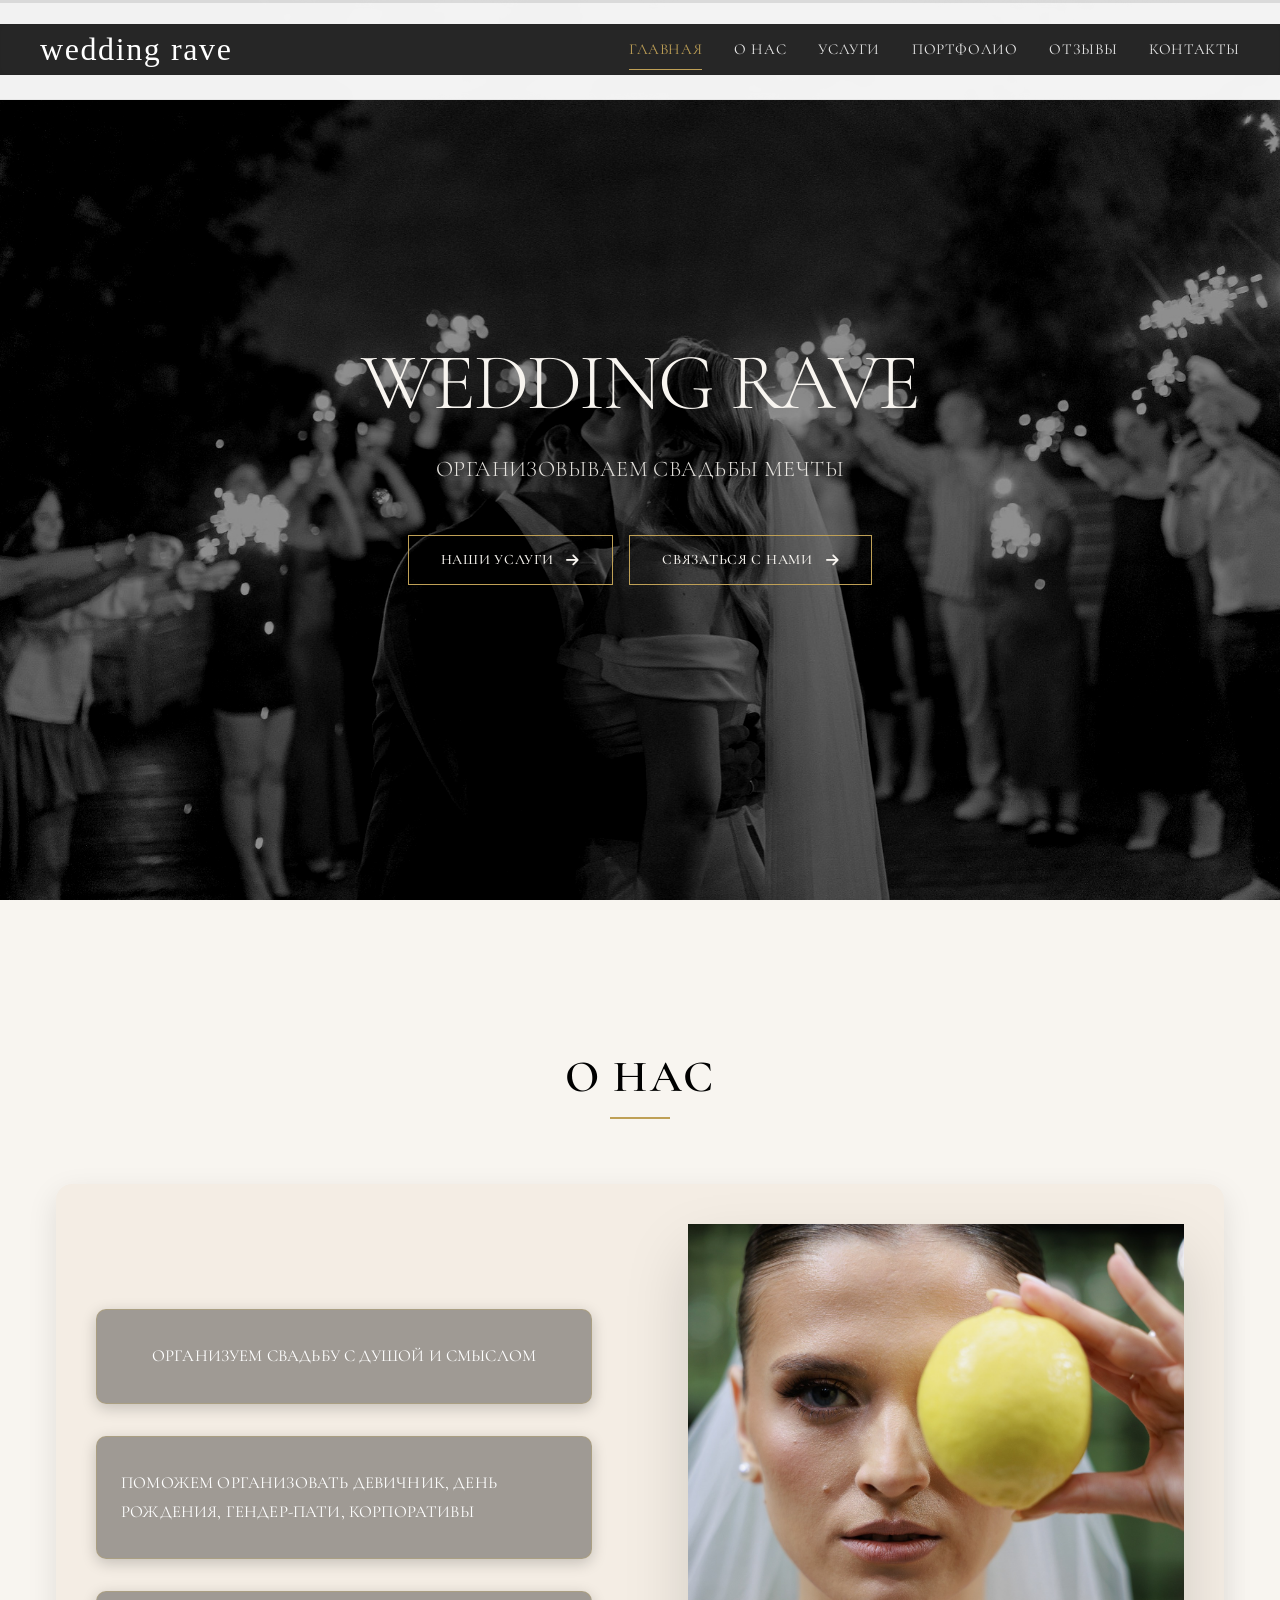
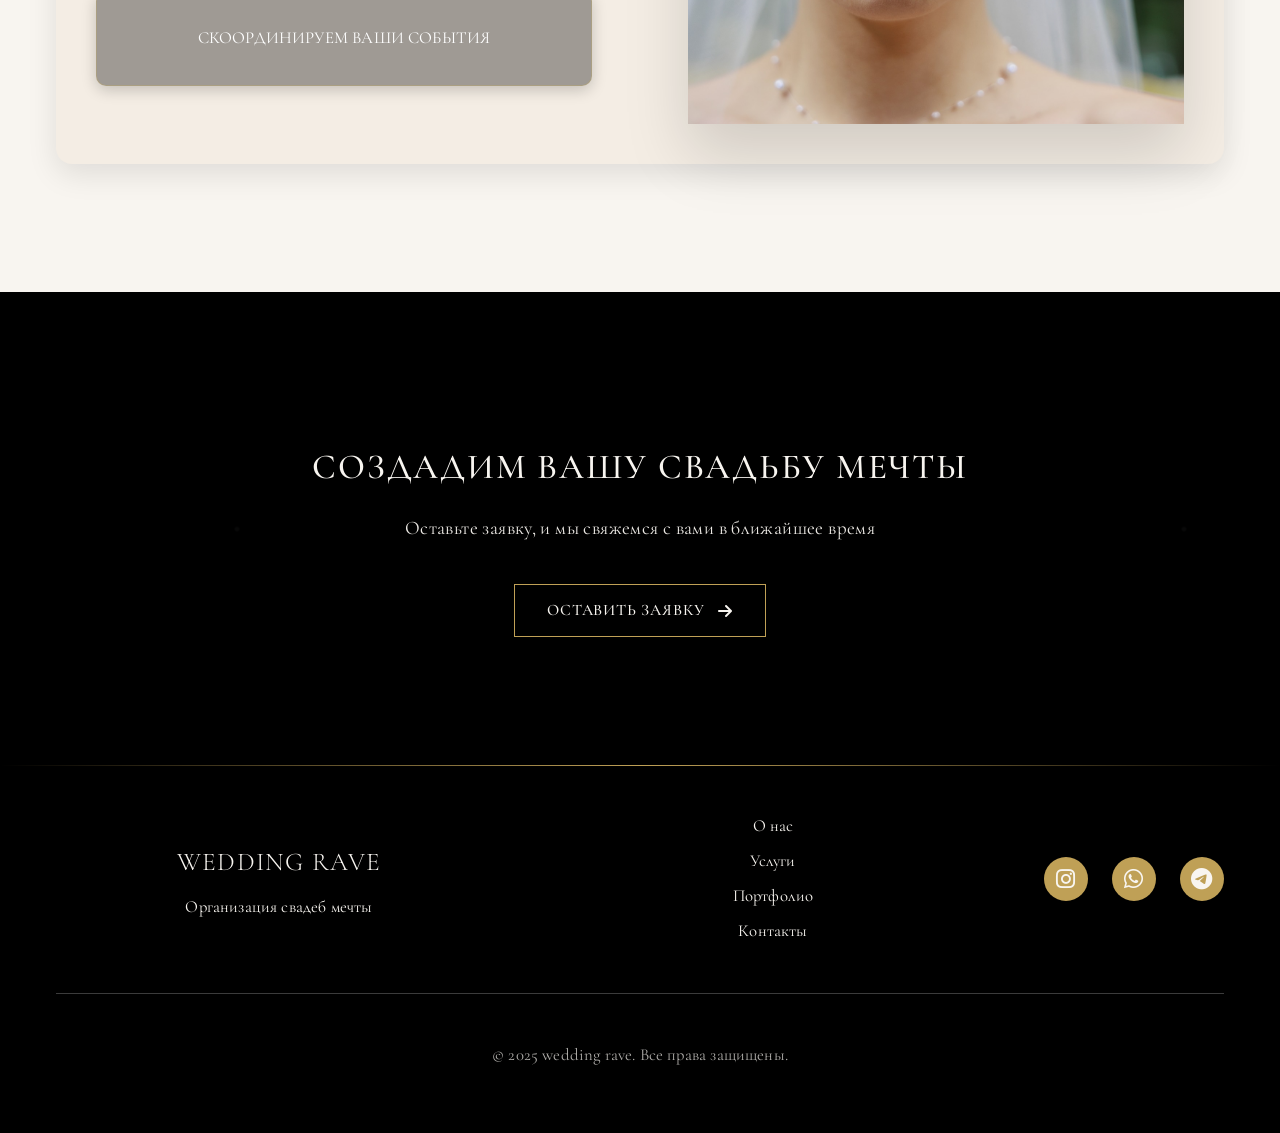
<file: index.html>
<!DOCTYPE html>

<html lang="ru">
<head>
<meta charset="utf-8"/>
<meta content="width=device-width, initial-scale=1.0" name="viewport"/>
<title>wedding rave - Организация свадеб мечты</title>
<link href="https://fonts.googleapis.com" rel="preconnect"/>
<link crossorigin="" href="https://fonts.gstatic.com" rel="preconnect"/>
<link href="https://fonts.googleapis.com/css2?family=Cormorant+Garamond:wght@300;400;500;600&amp;family=Manrope:wght@300;400;500;600&amp;display=swap" rel="stylesheet"/>
<link href="styles.css?v=21" rel="stylesheet"/>
<link href="https://cdnjs.cloudflare.com/ajax/libs/font-awesome/6.0.0/css/all.min.css" rel="stylesheet"/>
<style id="final-visibility-overrides">
  :root{
    --text-dark:#1a1a1a;
    --text-light:#F8F5F0;
}
  /* Make sure animations never leave text invisible on iOS */
  @supports (-webkit-touch-callout: none){
    .fade-in-up,.fade-in-left,.fade-in-right,.scale-in{opacity:1!important;transform:none!important;}
  }
  /* Dark sections — light text */
  .hero,.stats-section,.values-section,.cta-section,.footer{color:var(--text-light)!important;}
  .hero *,.stats-section *,.values-section *,.cta-section *,.footer *{color:inherit!important;}
  /* Light sections & cards — dark text */
  .page-header,.team-section,.services-section,.contact-info,.contact-form-section,
  .portfolio-stats,.faq-section,.service-card,.review-card,.review-item,.overall-rating,
  .map-section,.additional-services,.additional-card,.all-reviews,.portfolio-filter,
  .view-project,.contact-card,.story-content,.about-content,.team-content{color:var(--text-dark)!important;}
  .page-header *,.team-section *,.services-section *,.contact-info *,.contact-form-section *,
  .portfolio-stats *,.faq-section *,.service-card *,.review-card *,.review-item *,.overall-rating *,
  .map-section *,.additional-services *,.additional-card *,.all-reviews *,.portfolio-filter *,
  .view-project *,.contact-card *,.story-content *,.about-content *,.team-content *{color:inherit!important;}
  /* Stats numbers inherit */
  .stat-number,.stat-label{color:inherit!important;text-shadow:none!important;}
  /* Navbar brand readable */
  .nav-logo a{color:#fff!important;}
  /* Footer social compact icons */
  .footer-social .social-link{width:44px;height:44px;border-radius:50%;font-size:0;}
  .footer-social .social-link i,.footer-social .social-link svg{font-size:22px;width:22px;height:22px;}
  /* Contact social pills */
  .social-icons{display:flex;gap:12px;flex-wrap:wrap;}
  .social-icons .social-link{display:inline-flex;align-items:center;gap:8px;padding:10px 14px;border-radius:9999px;background:var(--color-accent-gold);color:#000!important;border-color:var(--color-accent-gold);width:auto;height:auto;}
  .social-icons .social-link i,.social-icons .social-link svg{font-size:18px;width:18px;height:18px;}
  .social-icons .social-link span{display:inline;}
</style>
<link as_="image" href="images/hero-0690-1600.webp" imagesizes="100vw" imagesrcset="images/hero-0690-1000.webp 1000w, images/hero-0690-1600.webp 1600w, images/hero-0690-2400.webp 2400w" rel="preload"/></head>
<body>
<!-- Navigation -->
<nav class="navbar">
<div class="nav-container">
<div class="nav-logo">
<a href="index.html">wedding rave</a>
</div>
<div class="nav-menu" id="nav-menu">
<a class="nav-link active" href="index.html">Главная</a>
<a class="nav-link" href="about.html">О нас</a>
<a class="nav-link" href="services.html">Услуги</a>
<a class="nav-link" href="portfolio.html">Портфолио</a>
<a class="nav-link" href="reviews.html">Отзывы</a>
<a class="nav-link" href="contacts.html">Контакты</a>
</div>
<div class="nav-toggle" id="nav-toggle">
<span class="bar"></span>
<span class="bar"></span>
<span class="bar"></span>
</div>
</div>
</nav>
<!-- Hero Section -->
<section class="hero">
<div class="hero-image">
<img alt="Свадебное агентство wedding rave" decoding="sync" fetchpriority="high" loading="eager" src="images/hero_sparkler.jpg"/>
</div>
<div class="hero-content">
<div class="hero-text">
<h1 class="hero-title">wedding rave</h1>
<p class="hero-subtitle">ОРГАНИЗОВЫВАЕМ СВАДЬБЫ МЕЧТЫ</p>
<div class="hero-buttons">
<a class="btn btn-primary" href="services.html">
                        НАШИ УСЛУГИ
                        <i class="fas fa-arrow-right"></i>
</a>
<a class="btn btn-secondary" href="contacts.html">
                        СВЯЗАТЬСЯ С НАМИ
                        <i class="fas fa-arrow-right"></i>
</a>
</div>
</div>
</div>
</section>
<!-- About Section -->
<section class="about" id="about">
<div class="container">
<div class="section-header fade-in-up">
<h2 class="section-title">О НАС</h2>
</div>
<div class="about-content">
<div class="about-text fade-in-left">
<div class="about-features">
<div class="feature-item">
<p>ОРГАНИЗУЕМ СВАДЬБУ С ДУШОЙ И СМЫСЛОМ</p>
</div>
<div class="feature-item">
<p>ПОМОЖЕМ ОРГАНИЗОВАТЬ ДЕВИЧНИК, ДЕНЬ РОЖДЕНИЯ, ГЕНДЕР-ПАТИ, КОРПОРАТИВЫ</p>
</div>
<div class="feature-item">
<p>СКООРДИНИРУЕМ ВАШИ СОБЫТИЯ</p>
</div>
</div>
</div>
<div class="about-image fade-in-right">
<img alt="Невеста с лимоном" src="images/about-hero.jpg"/>
</div>
</div>
</div>
</section>
<!-- Services Preview -->
<!-- CTA Section -->
<section class="cta-section">
<div class="container">
<div class="cta-content fade-in-up">
<h2>СОЗДАДИМ ВАШУ СВАДЬБУ МЕЧТЫ</h2>
<p>Оставьте заявку, и мы свяжемся с вами в ближайшее время</p>
<a class="btn btn-primary btn-large" href="contacts.html">
                    ОСТАВИТЬ ЗАЯВКУ
                    <i class="fas fa-arrow-right"></i>
</a>
</div>
</div>
</section>
<!-- Footer -->
<footer class="footer">
<div class="container">
<div class="footer-content">
<div class="footer-logo">
<h3>wedding rave</h3>
<p>Организация свадеб мечты</p>


</div>
<div class="footer-links">
<a href="about.html">О нас</a>
<a href="services.html">Услуги</a>
<a href="portfolio.html">Портфолио</a>
<a href="contacts.html">Контакты</a>
</div>








<div class="footer-social">
<a aria-label="Instagram" class="social-link" href="https://www.instagram.com/wedding_rave?igsh=MWFwcXN5NXZ1Y2N0dw==" rel="noopener noreferrer" target="_blank"><i class="fab fa-instagram"></i></a>
<a class="social-link" href="https://wa.me/89104656880" target="_blank"><i class="fab fa-whatsapp"></i></a>
<a class="social-link" href="https://t.me/kashirskayaalla" target="_blank"><i class="fab fa-telegram-plane"></i></a></div>
</div>
<div class="footer-bottom">
<p>© 2025 wedding rave. Все права защищены.</p>
</div>
</div>
</footer>
<script src="script.js?v=15"></script>
</body>
</html>
</file>
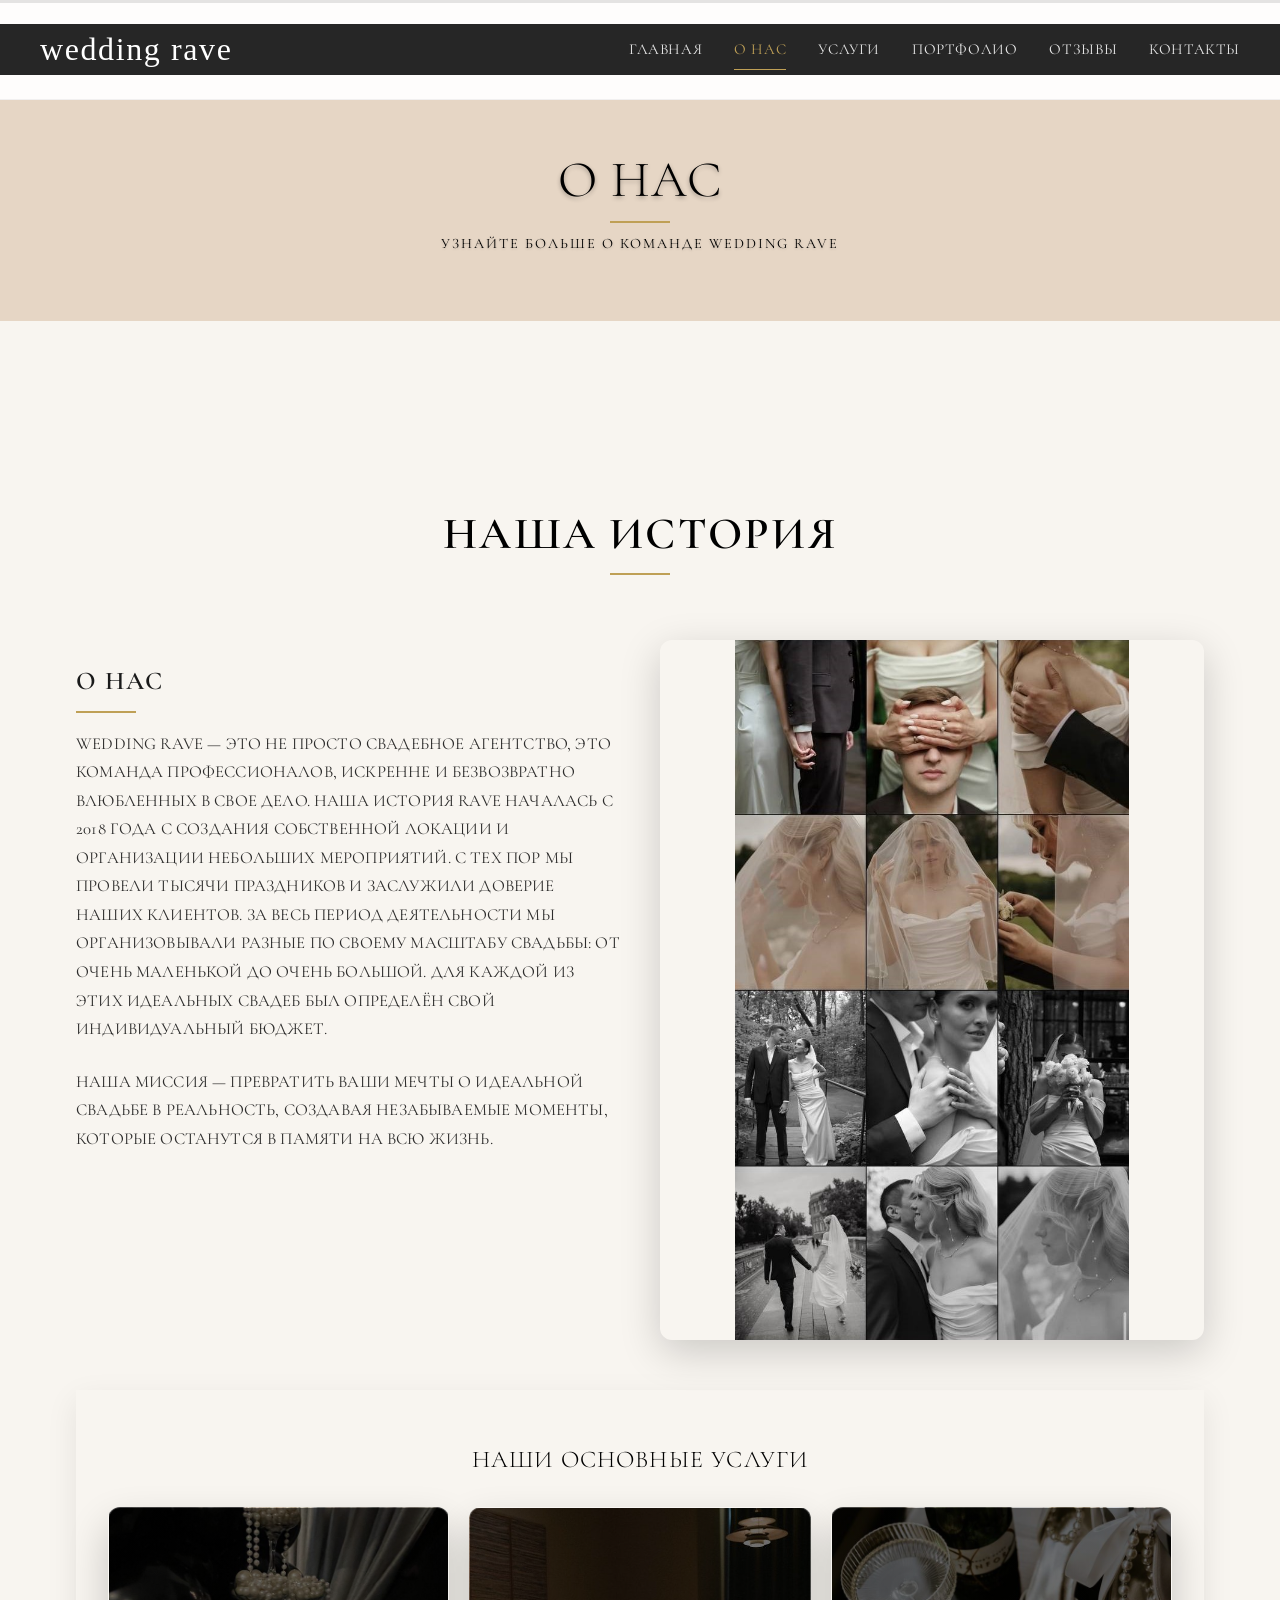
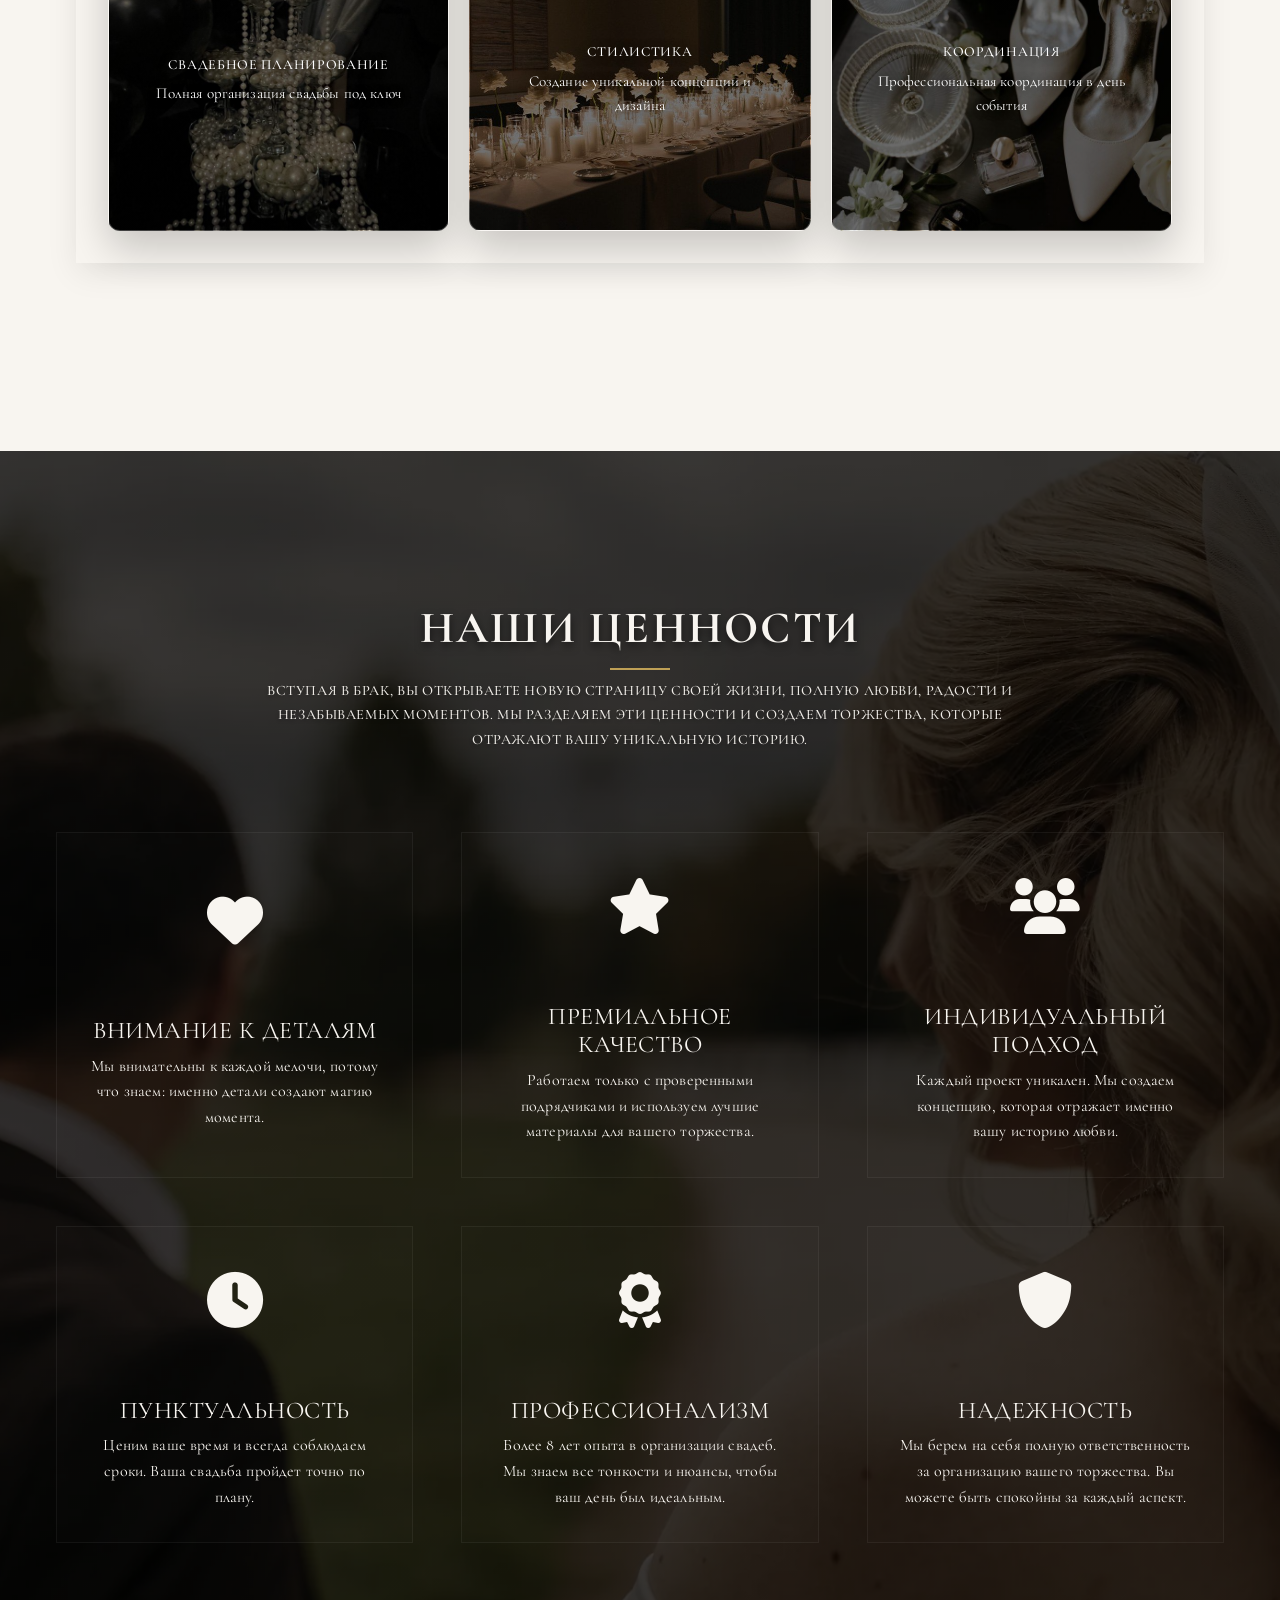
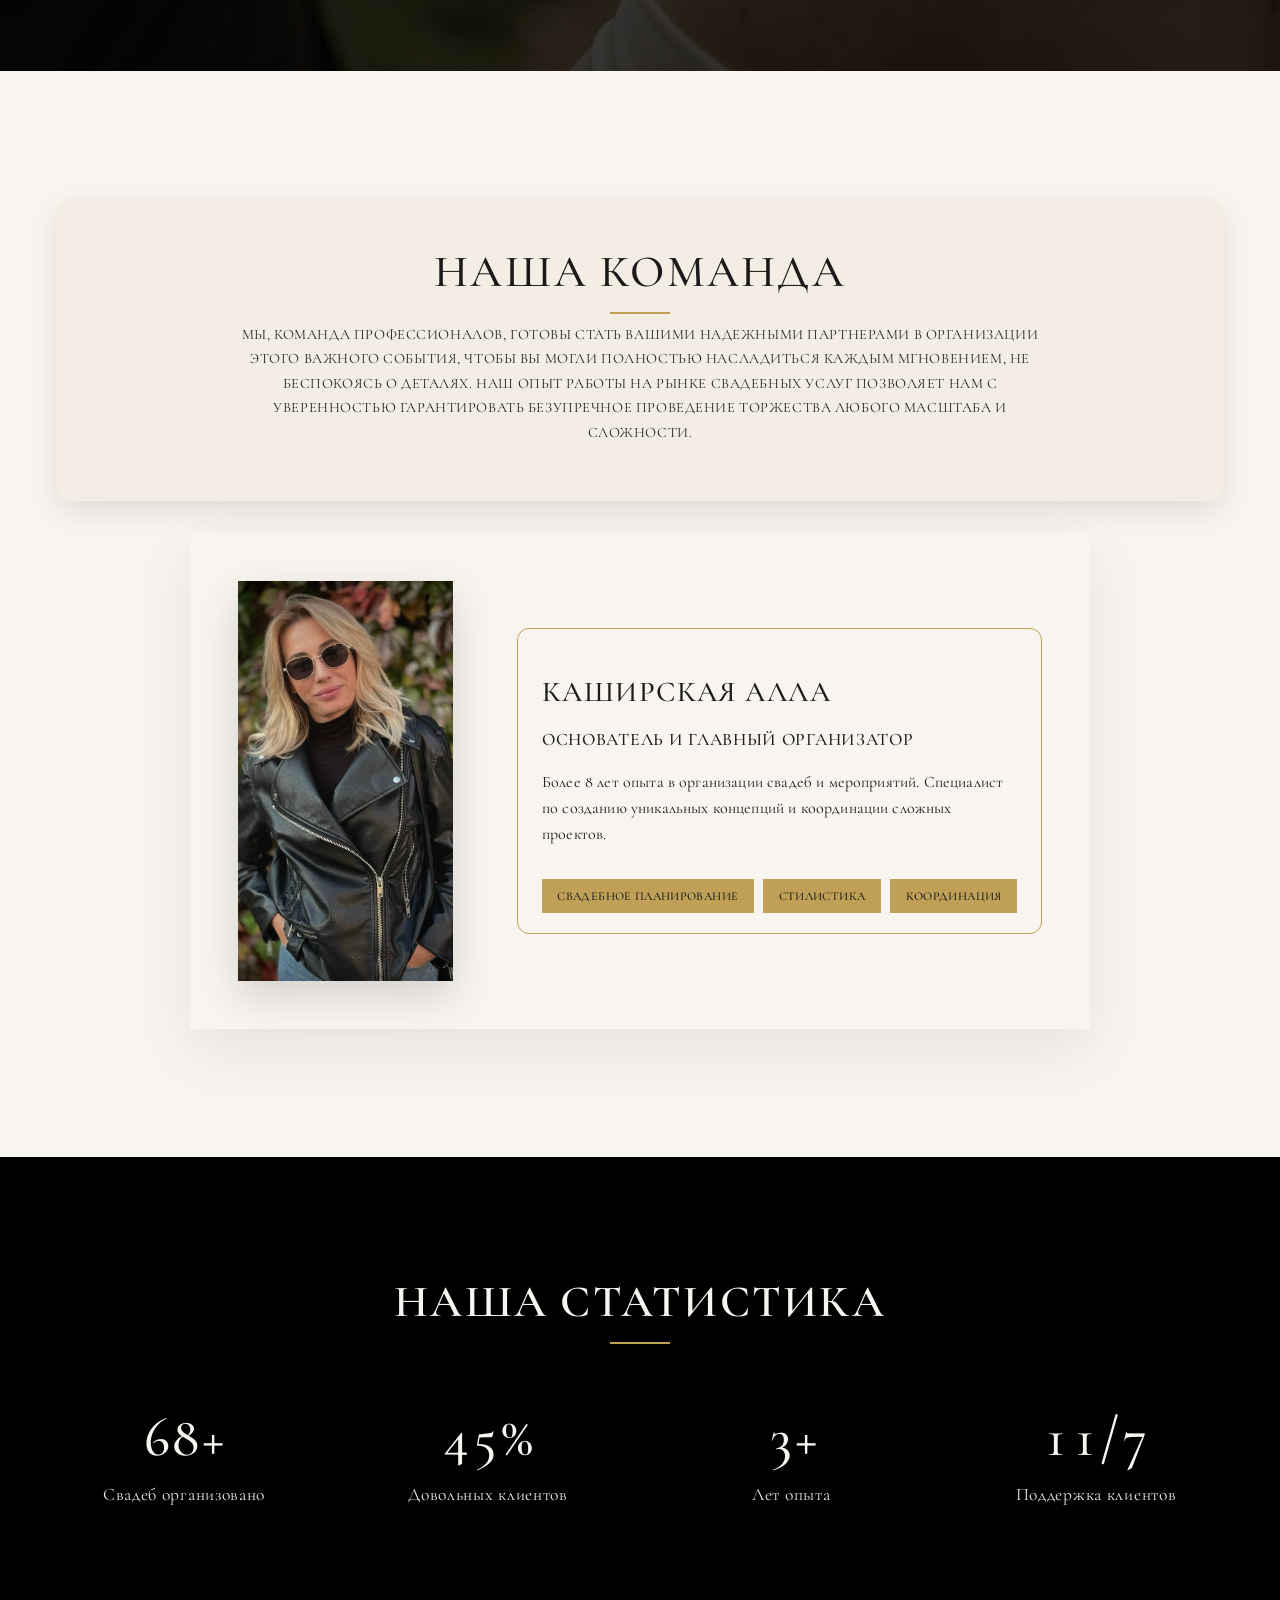
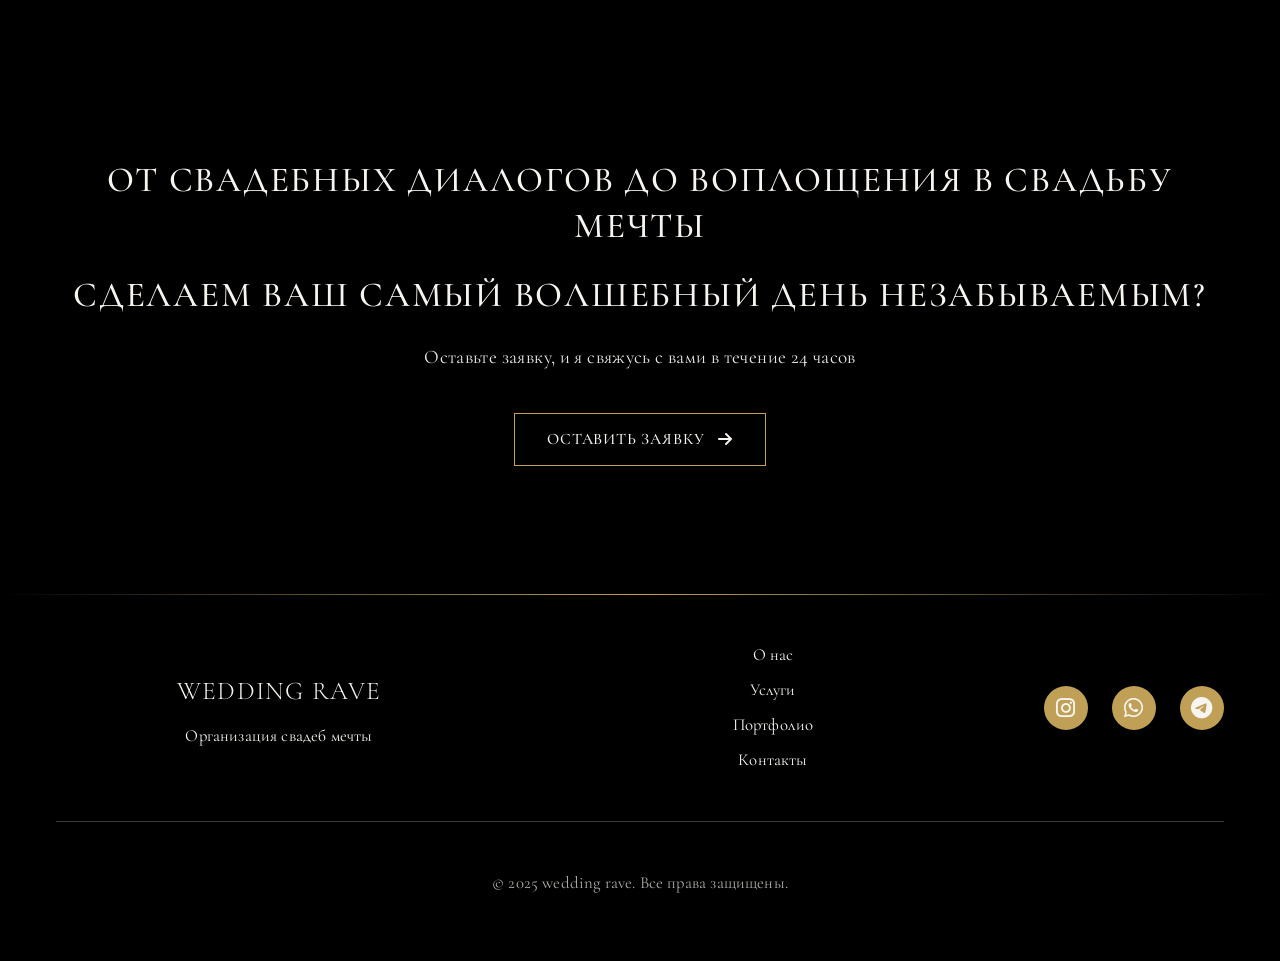
<file: about.html>
<!DOCTYPE html>

<html lang="ru">
<head>
<meta charset="utf-8"/>
<meta content="width=device-width, initial-scale=1.0" name="viewport"/>
<title>О нас - wedding rave</title>
<link href="https://fonts.googleapis.com" rel="preconnect"/>
<link crossorigin="" href="https://fonts.gstatic.com" rel="preconnect"/>
<link href="https://fonts.googleapis.com/css2?family=Cormorant+Garamond:wght@300;400;500;600&amp;family=Manrope:wght@300;400;500;600&amp;display=swap" rel="stylesheet"/>
<link href="styles.css?v=21" rel="stylesheet"/>
<link href="https://cdnjs.cloudflare.com/ajax/libs/font-awesome/6.0.0/css/all.min.css" rel="stylesheet"/>
<style id="final-visibility-overrides">
  :root{
    --text-dark:#1a1a1a;
    --text-light:#F8F5F0;
  }
  /* Make sure animations never leave text invisible on iOS */
  @supports (-webkit-touch-callout: none){
    .fade-in-up,.fade-in-left,.fade-in-right,.scale-in{opacity:1!important;transform:none!important;}
  }
  /* Dark sections — light text */
  .hero,.stats-section,.values-section,.cta-section,.footer{color:var(--text-light)!important;}
  .hero *,.stats-section *,.values-section *,.cta-section *,.footer *{color:inherit!important;}
  /* Light sections & cards — dark text */
  .page-header,.team-section,.services-section,.contact-info,.contact-form-section,
  .portfolio-stats,.faq-section,.service-card,.review-card,.review-item,.overall-rating,
  .map-section,.additional-services,.additional-card,.all-reviews,.portfolio-filter,
  .view-project,.contact-card,.story-content,.about-content,.team-content{color:var(--text-dark)!important;}
  .page-header *,.team-section *,.services-section *,.contact-info *,.contact-form-section *,
  .portfolio-stats *,.faq-section *,.service-card *,.review-card *,.review-item *,.overall-rating *,
  .map-section *,.additional-services *,.additional-card *,.all-reviews *,.portfolio-filter *,
  .view-project *,.contact-card *,.story-content *,.about-content *,.team-content *{color:inherit!important;}
  /* Stats numbers inherit */
  .stat-number,.stat-label{color:inherit!important;text-shadow:none!important;}
  /* Navbar brand readable */
  .nav-logo a{color:#fff!important;}
  /* Footer social compact icons */
  .footer-social .social-link{width:44px;height:44px;border-radius:50%;font-size:0;}
  .footer-social .social-link i,.footer-social .social-link svg{font-size:22px;width:22px;height:22px;}
  /* Contact social pills */
  .social-icons{display:flex;gap:12px;flex-wrap:wrap;}
  .social-icons .social-link{display:inline-flex;align-items:center;gap:8px;padding:10px 14px;border-radius:9999px;background:var(--color-accent-gold);color:#000!important;border-color:var(--color-accent-gold);width:auto;height:auto;}
  .social-icons .social-link i,.social-icons .social-link svg{font-size:18px;width:18px;height:18px;}
  .social-icons .social-link span{display:inline;}
</style>
</head>
<body class="about-page">
<!-- Navigation -->
<nav class="navbar">
<div class="nav-container">
<div class="nav-logo">
<a href="index.html">wedding rave</a>
</div>
<div class="nav-menu" id="nav-menu">
<a class="nav-link" href="index.html">Главная</a>
<a class="nav-link active" href="about.html">О нас</a>
<a class="nav-link" href="services.html">Услуги</a>
<a class="nav-link" href="portfolio.html">Портфолио</a>
<a class="nav-link" href="reviews.html">Отзывы</a>
<a class="nav-link" href="contacts.html">Контакты</a>
</div>
<div class="nav-toggle" id="nav-toggle">
<span class="bar"></span>
<span class="bar"></span>
<span class="bar"></span>
</div>
</div>
</nav>
<!-- Page Header -->
<section class="page-header">
<div class="container">
<h1 class="page-title">О НАС</h1>
<p class="page-subtitle">Узнайте больше о команде wedding rave</p>
</div>
</section>
<!-- About Story -->
<section class="about-story">
<div class="container">
<section class="story-section"><div class="section-header fade-in-up">
<h2 class="section-title">НАША ИСТОРИЯ</h2>
</div><div class="story-grid"><div class="story-text fade-in-left">
<h3>О НАС</h3>
<p>WEDDING RAVE — ЭТО НЕ ПРОСТО СВАДЕБНОЕ АГЕНТСТВО, ЭТО КОМАНДА ПРОФЕССИОНАЛОВ, ИСКРЕННЕ И БЕЗВОЗВРАТНО ВЛЮБЛЕННЫХ В СВОЕ ДЕЛО.
НАША ИСТОРИЯ RAVE НАЧАЛАСЬ С 2018 ГОДА С СОЗДАНИЯ СОБСТВЕННОЙ ЛОКАЦИИ И ОРГАНИЗАЦИИ НЕБОЛЬШИХ МЕРОПРИЯТИЙ.
С ТЕХ ПОР МЫ ПРОВЕЛИ ТЫСЯЧИ ПРАЗДНИКОВ И ЗАСЛУЖИЛИ ДОВЕРИЕ НАШИХ КЛИЕНТОВ.
ЗА ВЕСЬ ПЕРИОД ДЕЯТЕЛЬНОСТИ МЫ ОРГАНИЗОВЫВАЛИ РАЗНЫЕ ПО СВОЕМУ МАСШТАБУ СВАДЬБЫ: ОТ ОЧЕНЬ МАЛЕНЬКОЙ ДО ОЧЕНЬ БОЛЬШОЙ. ДЛЯ КАЖДОЙ ИЗ ЭТИХ ИДЕАЛЬНЫХ СВАДЕБ БЫЛ ОПРЕДЕЛЁН СВОЙ ИНДИВИДУАЛЬНЫЙ БЮДЖЕТ.</p>
<p>НАША МИССИЯ — ПРЕВРАТИТЬ ВАШИ МЕЧТЫ О ИДЕАЛЬНОЙ СВАДЬБЕ В РЕАЛЬНОСТЬ, СОЗДАВАЯ НЕЗАБЫВАЕМЫЕ МОМЕНТЫ, КОТОРЫЕ ОСТАНУТСЯ В ПАМЯТИ НА ВСЮ ЖИЗНЬ.</p>
<!-- Services Overview -->
</div><div class="story-media"><img alt="Коллаж из нашей истории" src="images/history-collage.jpg"/></div></div><div class="services-overview">
<h4 class="centered-title">НАШИ ОСНОВНЫЕ УСЛУГИ</h4>
<div class="services-list">
<div class="service-item service-bg-1">
<div class="service-info">
<h5>СВАДЕБНОЕ ПЛАНИРОВАНИЕ</h5>
<p>Полная организация свадьбы под ключ</p>
</div>
</div>
<div class="service-item service-bg-2">
<div class="service-info">
<h5>СТИЛИСТИКА</h5>
<p>Создание уникальной концепции и дизайна</p>
</div>
</div>
<div class="service-item service-bg-3">
<div class="service-info">
<h5>КООРДИНАЦИЯ</h5>
<p>Профессиональная координация в день события</p>
</div>
</div>
</div>
</div></section>
</div></section>
<!-- Values Section -->
<section class="values-section">
<div class="container">
<div class="section-header fade-in-up">
<h2 class="section-title">НАШИ ЦЕННОСТИ</h2>
<p class="section-subtitle">Вступая в брак, вы открываете новую страницу своей жизни, полную любви, радости и незабываемых моментов. Мы разделяем эти ценности и создаем торжества, которые отражают вашу уникальную историю.</p>
</div>
<div class="values-grid">
<div class="value-card fade-in-left">
<div class="value-icon">
<i class="fas fa-heart"></i>
</div>
<h3>ВНИМАНИЕ К ДЕТАЛЯМ</h3>
<p>Мы внимательны к каждой мелочи, потому что знаем: именно детали создают магию момента.</p>
</div>
<div class="value-card fade-in-up">
<div class="value-icon">
<i class="fas fa-star"></i>
</div>
<h3>ПРЕМИАЛЬНОЕ КАЧЕСТВО</h3>
<p>Работаем только с проверенными подрядчиками и используем лучшие материалы для вашего торжества.</p>
</div>
<div class="value-card fade-in-right">
<div class="value-icon">
<i class="fas fa-users"></i>
</div>
<h3>ИНДИВИДУАЛЬНЫЙ ПОДХОД</h3>
<p>Каждый проект уникален. Мы создаем концепцию, которая отражает именно вашу историю любви.</p>
</div>
<div class="value-card fade-in-left">
<div class="value-icon">
<i class="fas fa-clock"></i>
</div>
<h3>ПУНКТУАЛЬНОСТЬ</h3>
<p>Ценим ваше время и всегда соблюдаем сроки. Ваша свадьба пройдет точно по плану.</p>
</div>
<div class="value-card fade-in-up">
<div class="value-icon">
<i class="fas fa-award"></i>
</div>
<h3>ПРОФЕССИОНАЛИЗМ</h3>
<p>Более 8 лет опыта в организации свадеб. Мы знаем все тонкости и нюансы, чтобы ваш день был идеальным.</p>
</div>
<div class="value-card fade-in-up">
<div class="value-icon">
<i class="fas fa-shield-alt"></i>
</div>
<h3>НАДЕЖНОСТЬ</h3>
<p>Мы берем на себя полную ответственность за организацию вашего торжества. Вы можете быть спокойны за каждый аспект.</p>
</div>
</div>
</div>
</section>
<!-- Team Section -->
<section class="team-section">
<div class="container">
<div class="section-header fade-in-up boxed-intro centered-intro">
<h2 class="section-title">НАША КОМАНДА</h2>
<p class="section-subtitle">Мы, команда профессионалов, готовы стать вашими надежными партнерами в организации этого важного события, чтобы вы могли полностью насладиться каждым мгновением, не беспокоясь о деталях. Наш опыт работы на рынке свадебных услуг позволяет нам с уверенностью гарантировать безупречное проведение торжества любого масштаба и сложности.</p>
</div>
<div class="team-content">
<div class="team-member scale-in">
<div class="member-image">
<img alt="Каширская Алла" src="images/team-alla.jpg"/>
</div>
<div class="member-info team-text-gold">
<h3>КАШИРСКАЯ АЛЛА</h3>
<p class="member-role">Основатель и главный организатор</p>
<p>Более 8 лет опыта в организации свадеб и мероприятий. Специалист по созданию уникальных концепций и координации сложных проектов.</p>
<div class="member-expertise">
<span class="expertise-tag">Свадебное планирование</span>
<span class="expertise-tag">Стилистика</span>
<span class="expertise-tag">Координация</span>
</div>
</div>
</div>
</div>
</div>
</section>
<!-- Stats Section -->
<section class="stats-section">
<div class="container">
<div class="section-header fade-in-up">
<h2 class="section-title">НАША СТАТИСТИКА</h2>
</div>
<div class="stats-grid">
<div class="stat-item fade-in-up">
<div class="stat-number">150+</div>
<div class="stat-label">Свадеб организовано</div>
</div>
<div class="stat-item fade-in-up">
<div class="stat-number">100%</div>
<div class="stat-label">Довольных клиентов</div>
</div>
<div class="stat-item fade-in-up">
<div class="stat-number">8+</div>
<div class="stat-label">Лет опыта</div>
</div>
<div class="stat-item fade-in-up">
<div class="stat-number">24/7</div>
<div class="stat-label">Поддержка клиентов</div>
</div>
</div>
</div>
</section>
<!-- CTA Section -->
<section class="cta-section">
<div class="container">
<div class="cta-content fade-in-up">
<h2>ОТ СВАДЕБНЫХ ДИАЛОГОВ ДО ВОПЛОЩЕНИЯ В СВАДЬБУ МЕЧТЫ</h2>
<h2>СДЕЛАЕМ ВАШ САМЫЙ ВОЛШЕБНЫЙ ДЕНЬ НЕЗАБЫВАЕМЫМ?</h2>
<p>Оставьте заявку, и я свяжусь с вами в течение 24 часов</p>
<a class="btn btn-primary btn-large" href="contacts.html">
                    ОСТАВИТЬ ЗАЯВКУ
                    <i class="fas fa-arrow-right"></i>
</a>
</div>
</div>
</section>
<!-- Footer -->
<footer class="footer">
<div class="container">
<div class="footer-content">
<div class="footer-logo">
<h3>wedding rave</h3>
<p>Организация свадеб мечты</p>


</div>
<div class="footer-links">
<a href="about.html">О нас</a>
<a href="services.html">Услуги</a>
<a href="portfolio.html">Портфолио</a>
<a href="contacts.html">Контакты</a>
</div>








<div class="footer-social">
<a aria-label="Instagram" class="social-link" href="https://www.instagram.com/wedding_rave?igsh=MWFwcXN5NXZ1Y2N0dw==" rel="noopener noreferrer" target="_blank"><i class="fab fa-instagram"></i></a>
<a class="social-link" href="https://wa.me/89104656880" target="_blank"><i class="fab fa-whatsapp"></i></a>
<a class="social-link" href="https://t.me/kashirskayaalla" target="_blank"><i class="fab fa-telegram-plane"></i></a></div>
</div>
<div class="footer-bottom">
<p>© 2025 wedding rave. Все права защищены.</p>
</div>
</div>
</footer>
<script src="script.js?v=15"></script>
</body>
</html>
</file>
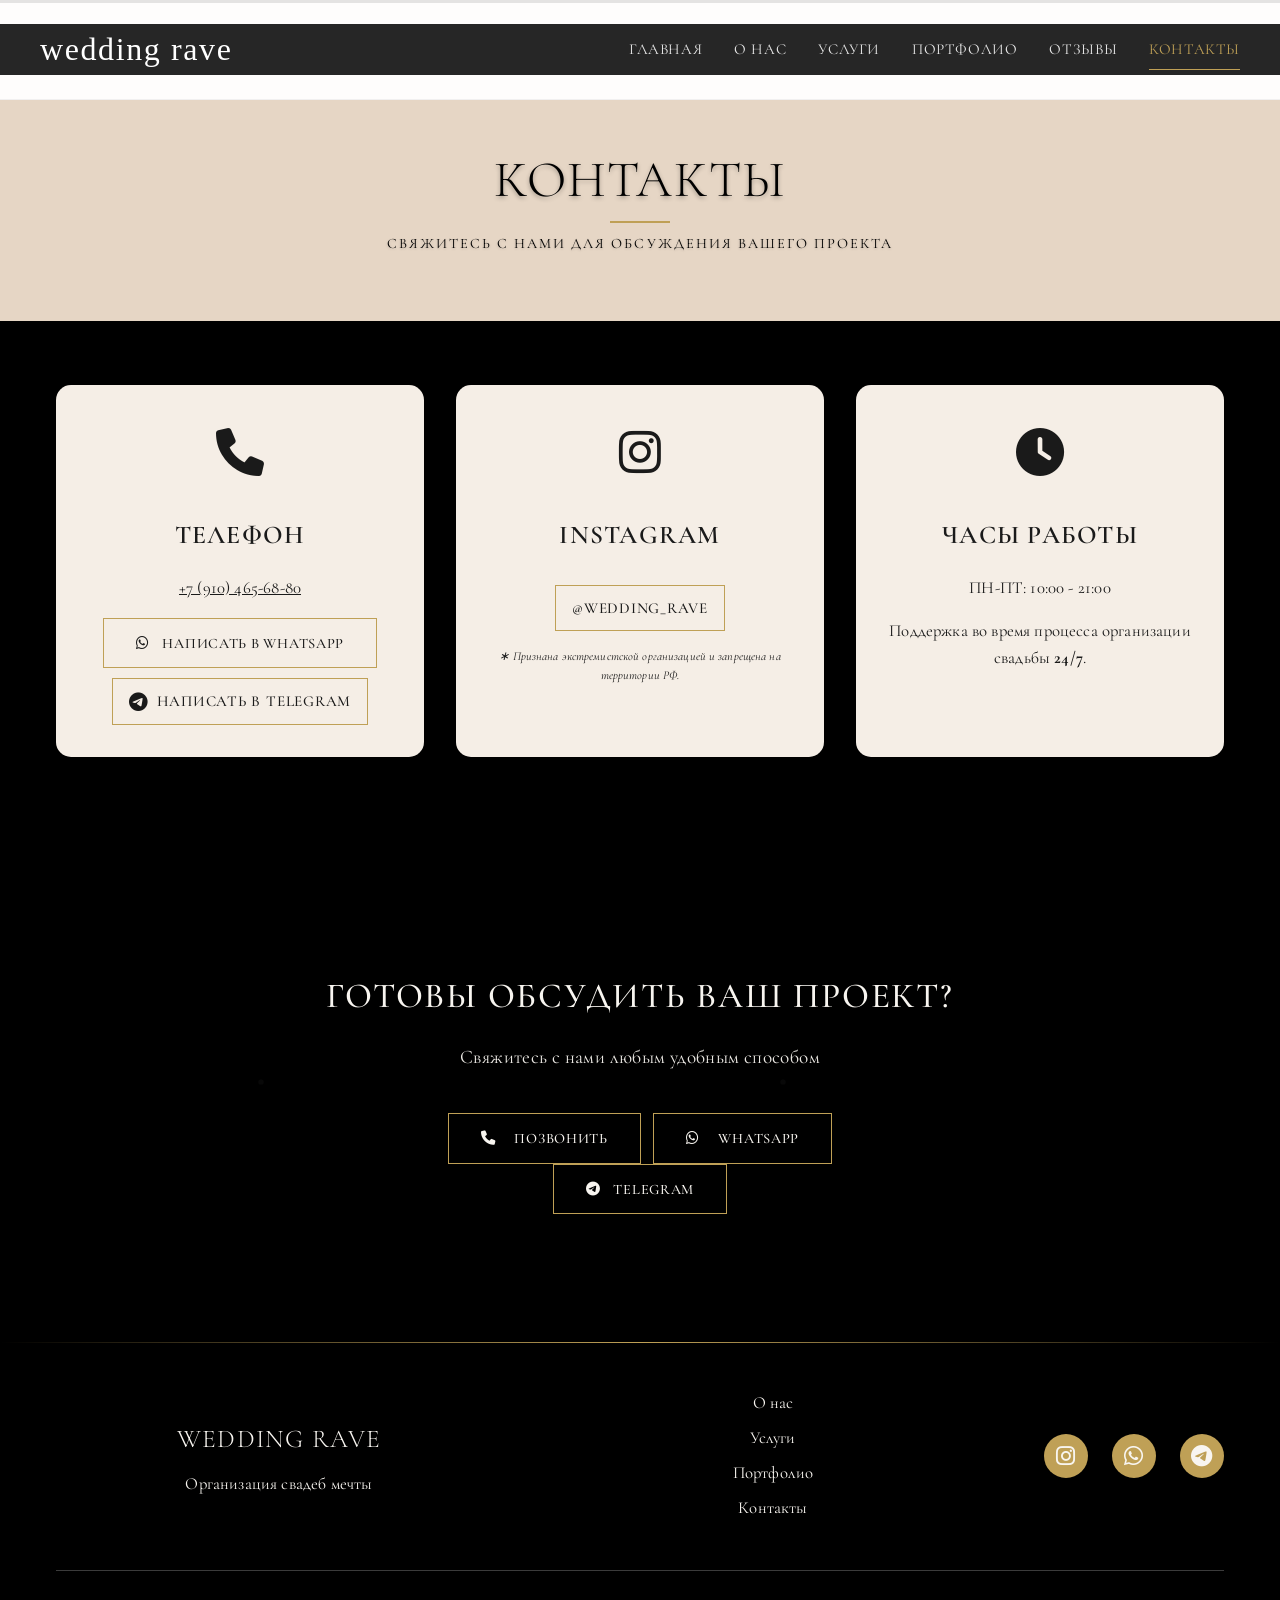
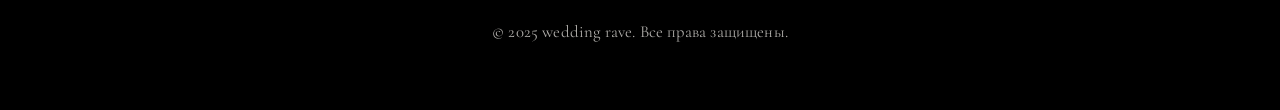
<file: contacts.html>
<!DOCTYPE html>

<html lang="ru">
<head>
<meta charset="utf-8"/>
<meta content="width=device-width, initial-scale=1.0" name="viewport"/>
<title>Контакты - wedding rave</title>
<link href="https://fonts.googleapis.com" rel="preconnect"/>
<link crossorigin="" href="https://fonts.gstatic.com" rel="preconnect"/>
<link href="https://fonts.googleapis.com/css2?family=Cormorant+Garamond:wght@300;400;500;600&amp;family=Manrope:wght@300;400;500;600&amp;display=swap" rel="stylesheet"/>
<link href="styles.css" rel="stylesheet"/>
<link href="https://cdnjs.cloudflare.com/ajax/libs/font-awesome/6.0.0/css/all.min.css" rel="stylesheet"/>
<style id="final-visibility-overrides">
  :root{
    --text-dark:#1a1a1a;
    --text-light:#F8F5F0;
  }
  /* Make sure animations never leave text invisible on iOS */
  @supports (-webkit-touch-callout: none){
    .fade-in-up,.fade-in-left,.fade-in-right,.scale-in{opacity:1!important;transform:none!important;}
  }
  /* Dark sections — light text */
  .hero,.stats-section,.values-section,.cta-section,.footer{color:var(--text-light)!important;}
  .hero *,.stats-section *,.values-section *,.cta-section *,.footer *{color:inherit!important;}
  /* Light sections & cards — dark text */
  .page-header,.team-section,.services-section,.contact-info,.contact-form-section,
  .portfolio-stats,.faq-section,.service-card,.review-card,.review-item,.overall-rating,
  .map-section,.additional-services,.additional-card,.all-reviews,.portfolio-filter,
  .view-project,.contact-card,.story-content,.about-content,.team-content{color:var(--text-dark)!important;}
  .page-header *,.team-section *,.services-section *,.contact-info *,.contact-form-section *,
  .portfolio-stats *,.faq-section *,.service-card *,.review-card *,.review-item *,.overall-rating *,
  .map-section *,.additional-services *,.additional-card *,.all-reviews *,.portfolio-filter *,
  .view-project *,.contact-card *,.story-content *,.about-content *,.team-content *{color:inherit!important;}
  /* Stats numbers inherit */
  .stat-number,.stat-label{color:inherit!important;text-shadow:none!important;}
  /* Navbar brand readable */
  .nav-logo a{color:#fff!important;}
  /* Footer social compact icons */
  .footer-social .social-link{width:44px;height:44px;border-radius:50%;font-size:0;}
  .footer-social .social-link i,.footer-social .social-link svg{font-size:22px;width:22px;height:22px;}
  /* Contact social pills */
  .social-icons{display:flex;gap:12px;flex-wrap:wrap;}
  .social-icons .social-link{display:inline-flex;align-items:center;gap:8px;padding:10px 14px;border-radius:9999px;background:var(--color-accent-gold);color:#000!important;border-color:var(--color-accent-gold);width:auto;height:auto;}
  .social-icons .social-link i,.social-icons .social-link svg{font-size:18px;width:18px;height:18px;}
  .social-icons .social-link span{display:inline;}
</style>
</head>
<body class="contacts-page">
<!-- Navigation -->
<nav class="navbar">
<div class="nav-container">
<div class="nav-logo">
<a href="index.html">wedding rave</a>
</div>
<div class="nav-menu" id="nav-menu">
<a class="nav-link" href="index.html">Главная</a>
<a class="nav-link" href="about.html">О нас</a>
<a class="nav-link" href="services.html">Услуги</a>
<a class="nav-link" href="portfolio.html">Портфолио</a>
<a class="nav-link" href="reviews.html">Отзывы</a>
<a class="nav-link active" href="contacts.html">Контакты</a>
</div>
<div class="nav-toggle" id="nav-toggle">
<span class="bar"></span>
<span class="bar"></span>
<span class="bar"></span>
</div>
</div>
</nav>
<!-- Page Header -->
<section class="page-header">
<div class="container">
<h1 class="page-title">КОНТАКТЫ</h1>
<p class="page-subtitle">Свяжитесь с нами для обсуждения вашего проекта</p>
</div>
</section>
<!-- Contact Info -->
<section class="contact-info">
<div class="container">
<div class="contact-grid">
<div class="contact-card">
<div class="contact-icon">
<i class="fas fa-phone"></i>
</div>
<h3>Телефон</h3>
<p><a href="tel:89104656880">+7 (910) 465-68-80</a></p>
<a class="btn btn-whatsapp" href="https://wa.me/89104656880" target="_blank">
<i class="fab fa-whatsapp"></i> Написать в WhatsApp
                    </a><a class="btn btn-contact" href="https://t.me/kashirskayaalla" target="_blank"><i class="fab fa-telegram-plane"></i> Написать в Telegram</a>
</div>
<div class="contact-card">
<div class="contact-icon">
<i class="fab fa-instagram"></i>
</div>
<h3>INSTAGRAM</h3>
<p></p>
<a class="btn btn-contact" href="https://www.instagram.com/wedding_rave?igsh=MWFwcXN5NXZ1Y2N0dw==" target="_blank">@wedding_rave</a><p class="insta-disclaimer">∗ Признана экстремистской организацией и запрещена на территории РФ.</p></div>
<div class="contact-card">
<div class="contact-icon">
<i class="fas fa-clock"></i>
</div>
<h3>Часы работы</h3><p>ПН-ПТ: 10:00 - 21:00</p><p>Поддержка во время процесса организации свадьбы <strong>24/7</strong>.</p>
</div>
</div>
</div>
</section>
<!-- Contact Form -->
<!-- FAQ Section -->
<!-- Map Section -->
<!-- CTA Section -->
<section class="cta-section">
<div class="container">
<div class="cta-content">
<h2>ГОТОВЫ ОБСУДИТЬ ВАШ ПРОЕКТ?</h2>
<p>Свяжитесь с нами любым удобным способом</p>
<div class="cta-buttons">
<a class="btn btn-primary" href="tel:89104656880">
<i class="fas fa-phone"></i>
                    ПОЗВОНИТЬ
                </a>
<a class="btn btn-secondary" href="https://wa.me/89104656880">
<i class="fab fa-whatsapp"></i>
                    WHATSAPP
                </a>
</div>
<a class="btn btn-secondary" href="https://t.me/kashirskayaalla" target="_blank"><i class="fab fa-telegram-plane"></i> TELEGRAM</a></div>
</div>
</section>
<!-- Footer -->
<footer class="footer">
<div class="container">
<div class="footer-content">
<div class="footer-logo">
<h3>wedding rave</h3>
<p>Организация свадеб мечты</p>


</div>
<div class="footer-links">
<a href="about.html">О нас</a>
<a href="services.html">Услуги</a>
<a href="portfolio.html">Портфолио</a>
<a href="contacts.html">Контакты</a>
</div>








<div class="footer-social">
<a aria-label="Instagram" class="social-link" href="https://www.instagram.com/wedding_rave?igsh=MWFwcXN5NXZ1Y2N0dw==" rel="noopener noreferrer" target="_blank"><i class="fab fa-instagram"></i></a>
<a class="social-link" href="https://wa.me/89104656880" target="_blank"><i class="fab fa-whatsapp"></i></a>
<a class="social-link" href="https://t.me/kashirskayaalla" target="_blank"><i class="fab fa-telegram-plane"></i></a></div>
</div>
<div class="footer-bottom">
<p>© 2025 wedding rave. Все права защищены.</p>
</div>
</div>
</footer>
<script src="script.js?v=15"></script>
</body>
</html>
</file>
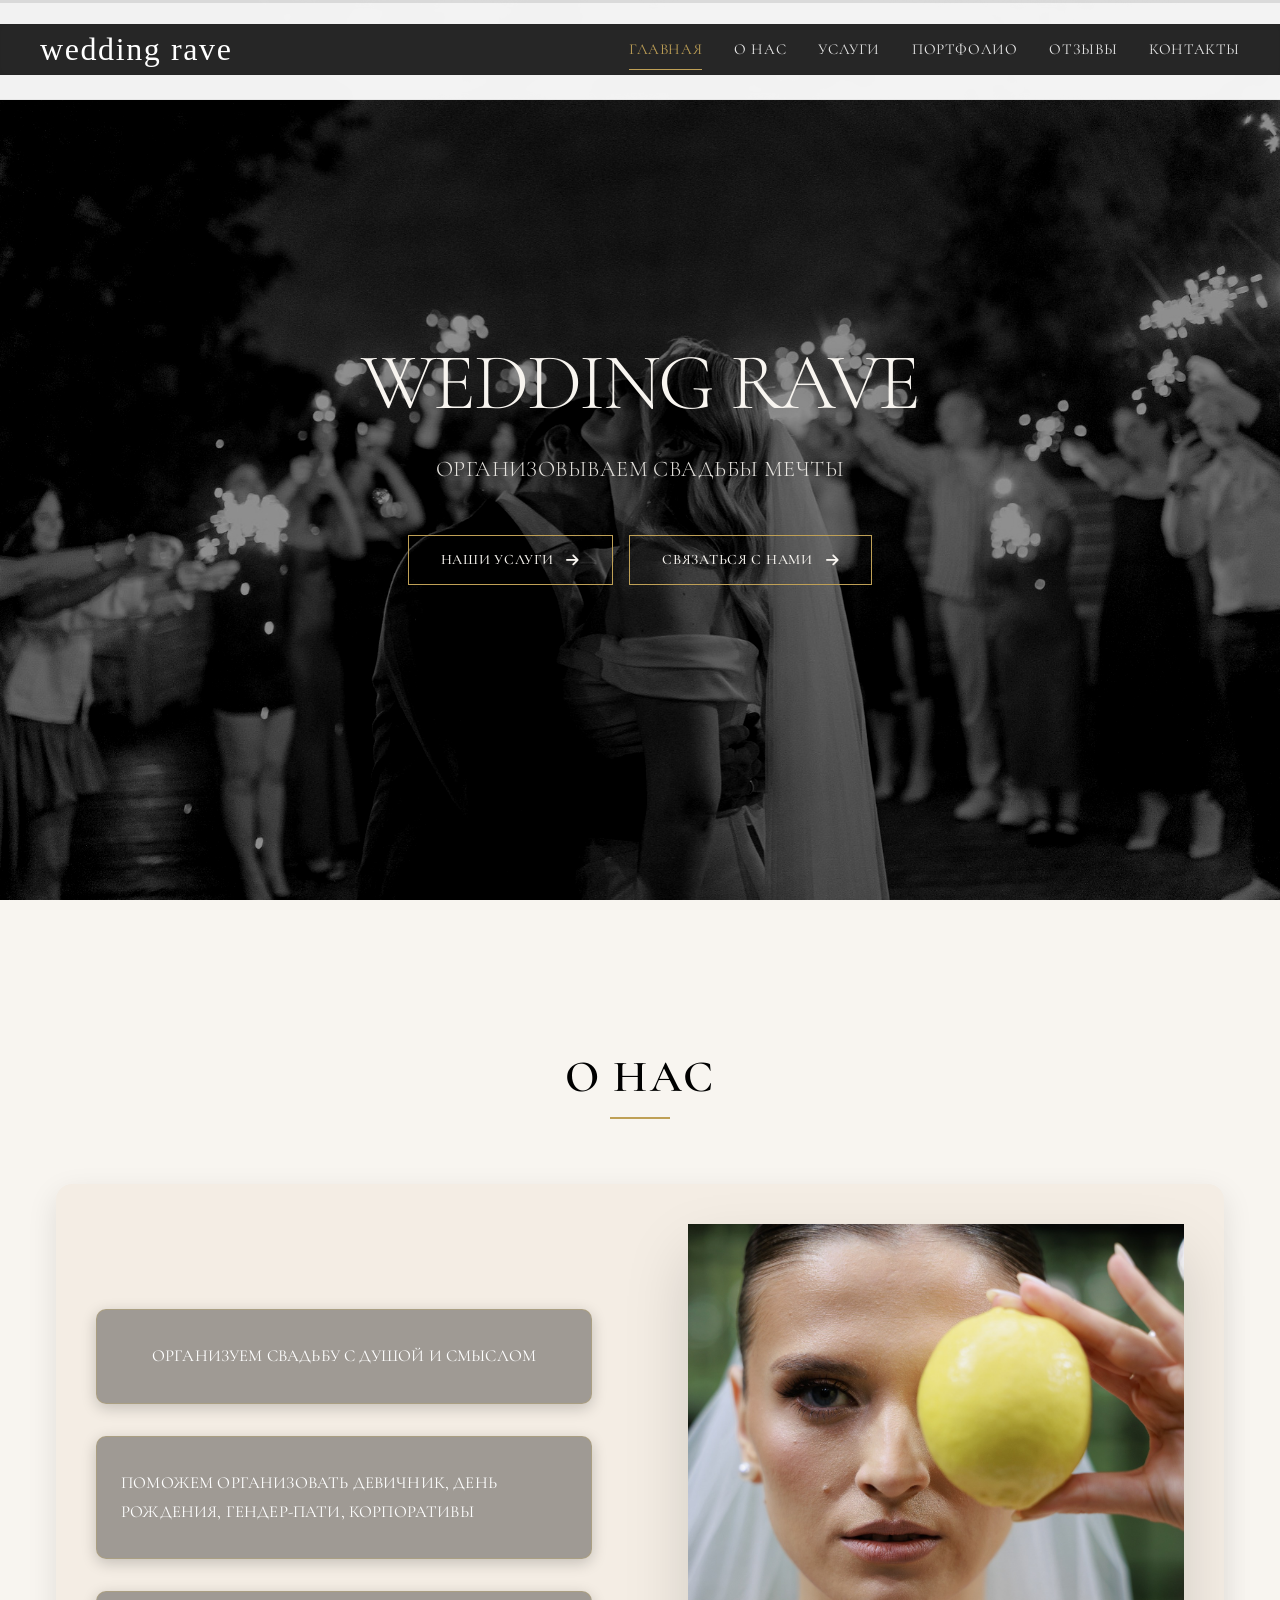
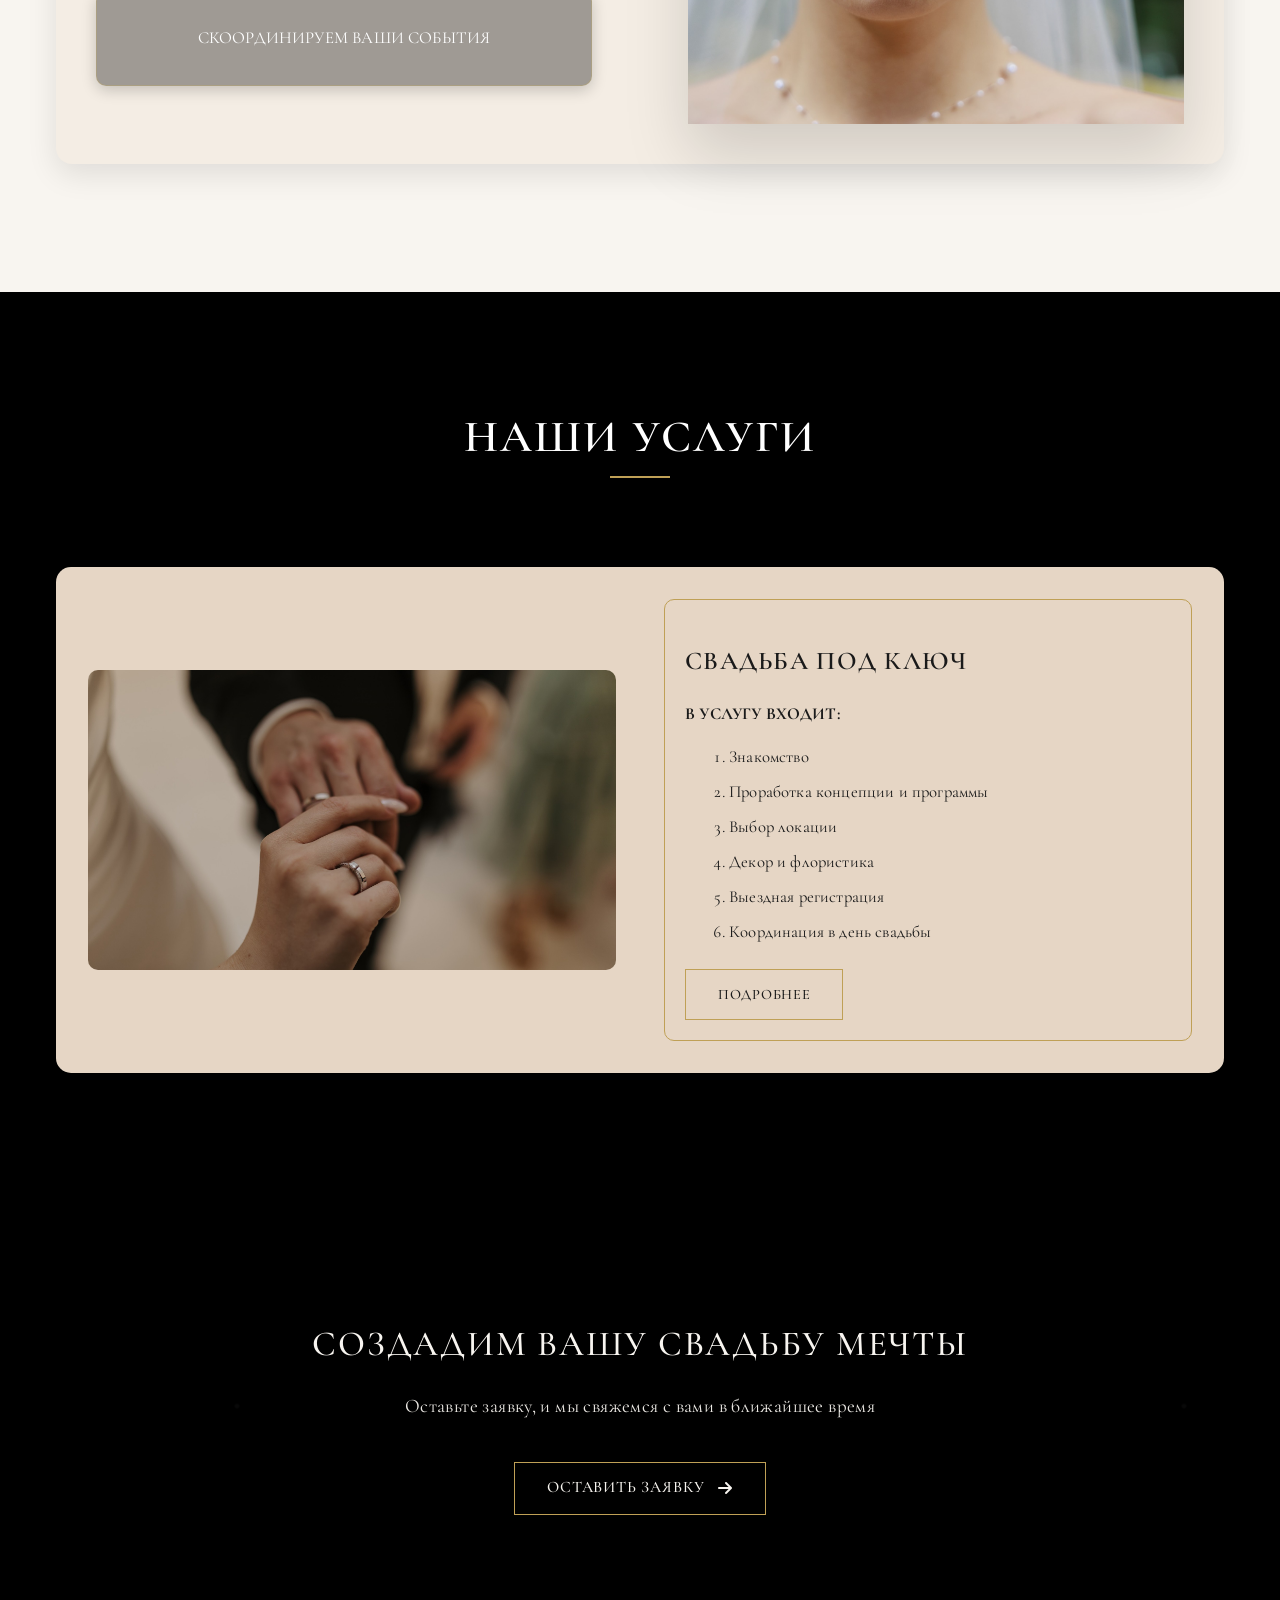
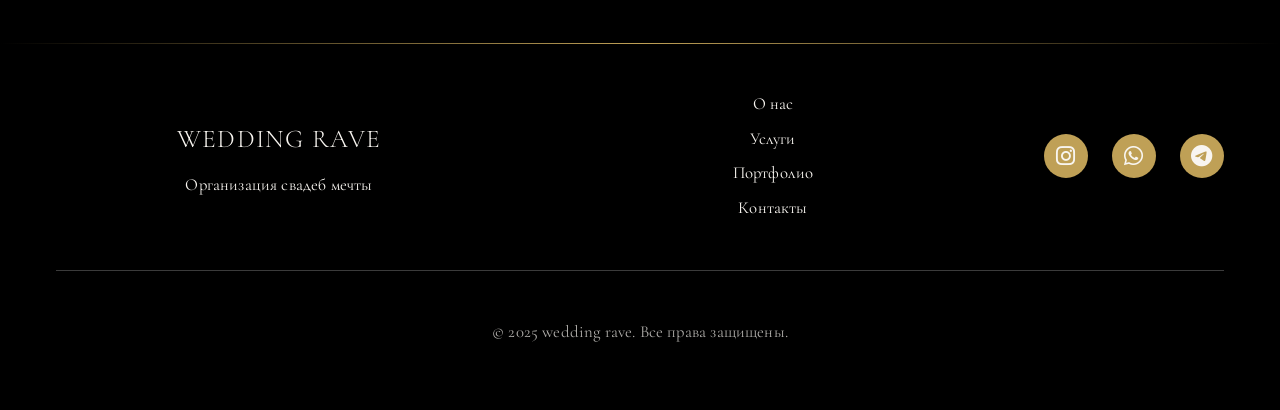
<file: index.bak.html>
<!DOCTYPE html>

<html lang="ru">
<head>
<meta charset="utf-8"/>
<meta content="width=device-width, initial-scale=1.0" name="viewport"/>
<title>wedding rave - Организация свадеб мечты</title>
<link href="https://fonts.googleapis.com" rel="preconnect"/>
<link crossorigin="" href="https://fonts.gstatic.com" rel="preconnect"/>
<link href="https://fonts.googleapis.com/css2?family=Cormorant+Garamond:wght@300;400;500;600&amp;family=Manrope:wght@300;400;500;600&amp;display=swap" rel="stylesheet"/>
<link href="styles.css?v=21" rel="stylesheet"/>
<link href="https://cdnjs.cloudflare.com/ajax/libs/font-awesome/6.0.0/css/all.min.css" rel="stylesheet"/>
<style id="final-visibility-overrides">
  :root{
    --text-dark:#1a1a1a;
    --text-light:#F8F5F0;
}
  /* Make sure animations never leave text invisible on iOS */
  @supports (-webkit-touch-callout: none){
    .fade-in-up,.fade-in-left,.fade-in-right,.scale-in{opacity:1!important;transform:none!important;}
  }
  /* Dark sections — light text */
  .hero,.stats-section,.values-section,.cta-section,.footer{color:var(--text-light)!important;}
  .hero *,.stats-section *,.values-section *,.cta-section *,.footer *{color:inherit!important;}
  /* Light sections & cards — dark text */
  .page-header,.team-section,.services-section,.contact-info,.contact-form-section,
  .portfolio-stats,.faq-section,.service-card,.review-card,.review-item,.overall-rating,
  .map-section,.additional-services,.additional-card,.all-reviews,.portfolio-filter,
  .view-project,.contact-card,.story-content,.about-content,.team-content{color:var(--text-dark)!important;}
  .page-header *,.team-section *,.services-section *,.contact-info *,.contact-form-section *,
  .portfolio-stats *,.faq-section *,.service-card *,.review-card *,.review-item *,.overall-rating *,
  .map-section *,.additional-services *,.additional-card *,.all-reviews *,.portfolio-filter *,
  .view-project *,.contact-card *,.story-content *,.about-content *,.team-content *{color:inherit!important;}
  /* Stats numbers inherit */
  .stat-number,.stat-label{color:inherit!important;text-shadow:none!important;}
  /* Navbar brand readable */
  .nav-logo a{color:#fff!important;}
  /* Footer social compact icons */
  .footer-social .social-link{width:44px;height:44px;border-radius:50%;font-size:0;}
  .footer-social .social-link i,.footer-social .social-link svg{font-size:22px;width:22px;height:22px;}
  /* Contact social pills */
  .social-icons{display:flex;gap:12px;flex-wrap:wrap;}
  .social-icons .social-link{display:inline-flex;align-items:center;gap:8px;padding:10px 14px;border-radius:9999px;background:var(--color-accent-gold);color:#000!important;border-color:var(--color-accent-gold);width:auto;height:auto;}
  .social-icons .social-link i,.social-icons .social-link svg{font-size:18px;width:18px;height:18px;}
  .social-icons .social-link span{display:inline;}
</style>
<link as_="image" href="images/hero-0690-1600.webp" imagesizes="100vw" imagesrcset="images/hero-0690-1000.webp 1000w, images/hero-0690-1600.webp 1600w, images/hero-0690-2400.webp 2400w" rel="preload"/></head>
<body>
<!-- Navigation -->
<nav class="navbar">
<div class="nav-container">
<div class="nav-logo">
<a href="index.html">wedding rave</a>
</div>
<div class="nav-menu" id="nav-menu">
<a class="nav-link active" href="index.html">Главная</a>
<a class="nav-link" href="about.html">О нас</a>
<a class="nav-link" href="services.html">Услуги</a>
<a class="nav-link" href="portfolio.html">Портфолио</a>
<a class="nav-link" href="reviews.html">Отзывы</a>
<a class="nav-link" href="contacts.html">Контакты</a>
</div>
<div class="nav-toggle" id="nav-toggle">
<span class="bar"></span>
<span class="bar"></span>
<span class="bar"></span>
</div>
</div>
</nav>
<!-- Hero Section -->
<section class="hero">
<div class="hero-image">
<img alt="Свадебное агентство wedding rave" decoding="sync" fetchpriority="high" loading="eager" src="images/hero_sparkler.jpg"/>
</div>
<div class="hero-content">
<div class="hero-text">
<h1 class="hero-title">wedding rave</h1>
<p class="hero-subtitle">ОРГАНИЗОВЫВАЕМ СВАДЬБЫ МЕЧТЫ</p>
<div class="hero-buttons">
<a class="btn btn-primary" href="services.html">
                        НАШИ УСЛУГИ
                        <i class="fas fa-arrow-right"></i>
</a>
<a class="btn btn-secondary" href="contacts.html">
                        СВЯЗАТЬСЯ С НАМИ
                        <i class="fas fa-arrow-right"></i>
</a>
</div>
</div>
</div>
</section>
<!-- About Section -->
<section class="about" id="about">
<div class="container">
<div class="section-header fade-in-up">
<h2 class="section-title">О НАС</h2>
</div>
<div class="about-content">
<div class="about-text fade-in-left">
<div class="about-features">
<div class="feature-item">
<p>ОРГАНИЗУЕМ СВАДЬБУ С ДУШОЙ И СМЫСЛОМ</p>
</div>
<div class="feature-item">
<p>ПОМОЖЕМ ОРГАНИЗОВАТЬ ДЕВИЧНИК, ДЕНЬ РОЖДЕНИЯ, ГЕНДЕР-ПАТИ, КОРПОРАТИВЫ</p>
</div>
<div class="feature-item">
<p>СКООРДИНИРУЕМ ВАШИ СОБЫТИЯ</p>
</div>
</div>
</div>
<div class="about-image fade-in-right">
<img alt="Невеста с лимоном" src="images/about-hero.jpg"/>
</div>
</div>
</div>
</section>
<!-- Services Preview -->
<section class="services-preview">
<div class="container">
<div class="section-header fade-in-up">
<h2 class="section-title">НАШИ УСЛУГИ</h2>
</div>
<div class="services-grid">
<div class="service-card scale-in">
<div class="service-image">
<img alt="Свадебные кольца — Свадьба под ключ" src="images/service-turnkey-main.jpg"/>
</div>
<div class="service-content">
<h3>СВАДЬБА ПОД КЛЮЧ</h3>
<div class="service-includes">
<p><strong>В УСЛУГУ ВХОДИТ:</strong></p>
<ol>
<li>Знакомство</li>
<li>Проработка концепции и программы</li>
<li>Выбор локации</li>
<li>Декор и флористика</li>
<li>Выездная регистрация</li>
<li>Координация в день свадьбы</li>
</ol>
</div>
<a class="btn btn-outline" href="services.html">ПОДРОБНЕЕ</a>
</div>
</div>
</div>
</div>
</section>
<!-- CTA Section -->
<section class="cta-section">
<div class="container">
<div class="cta-content fade-in-up">
<h2>СОЗДАДИМ ВАШУ СВАДЬБУ МЕЧТЫ</h2>
<p>Оставьте заявку, и мы свяжемся с вами в ближайшее время</p>
<a class="btn btn-primary btn-large" href="contacts.html">
                    ОСТАВИТЬ ЗАЯВКУ
                    <i class="fas fa-arrow-right"></i>
</a>
</div>
</div>
</section>
<!-- Footer -->
<footer class="footer">
<div class="container">
<div class="footer-content">
<div class="footer-logo">
<h3>wedding rave</h3>
<p>Организация свадеб мечты</p>


</div>
<div class="footer-links">
<a href="about.html">О нас</a>
<a href="services.html">Услуги</a>
<a href="portfolio.html">Портфолио</a>
<a href="contacts.html">Контакты</a>
</div>








<div class="footer-social">
<a aria-label="Instagram" class="social-link" href="https://www.instagram.com/wedding_rave?igsh=MWFwcXN5NXZ1Y2N0dw==" rel="noopener noreferrer" target="_blank"><i class="fab fa-instagram"></i></a>
<a class="social-link" href="https://wa.me/89104656880" target="_blank"><i class="fab fa-whatsapp"></i></a>
<a class="social-link" href="https://t.me/kashirskayaalla" target="_blank"><i class="fab fa-telegram-plane"></i></a></div>
</div>
<div class="footer-bottom">
<p>© 2025 wedding rave. Все права защищены.</p>
</div>
</div>
</footer>
<script src="script.js?v=15"></script>
</body>
</html>
</file>
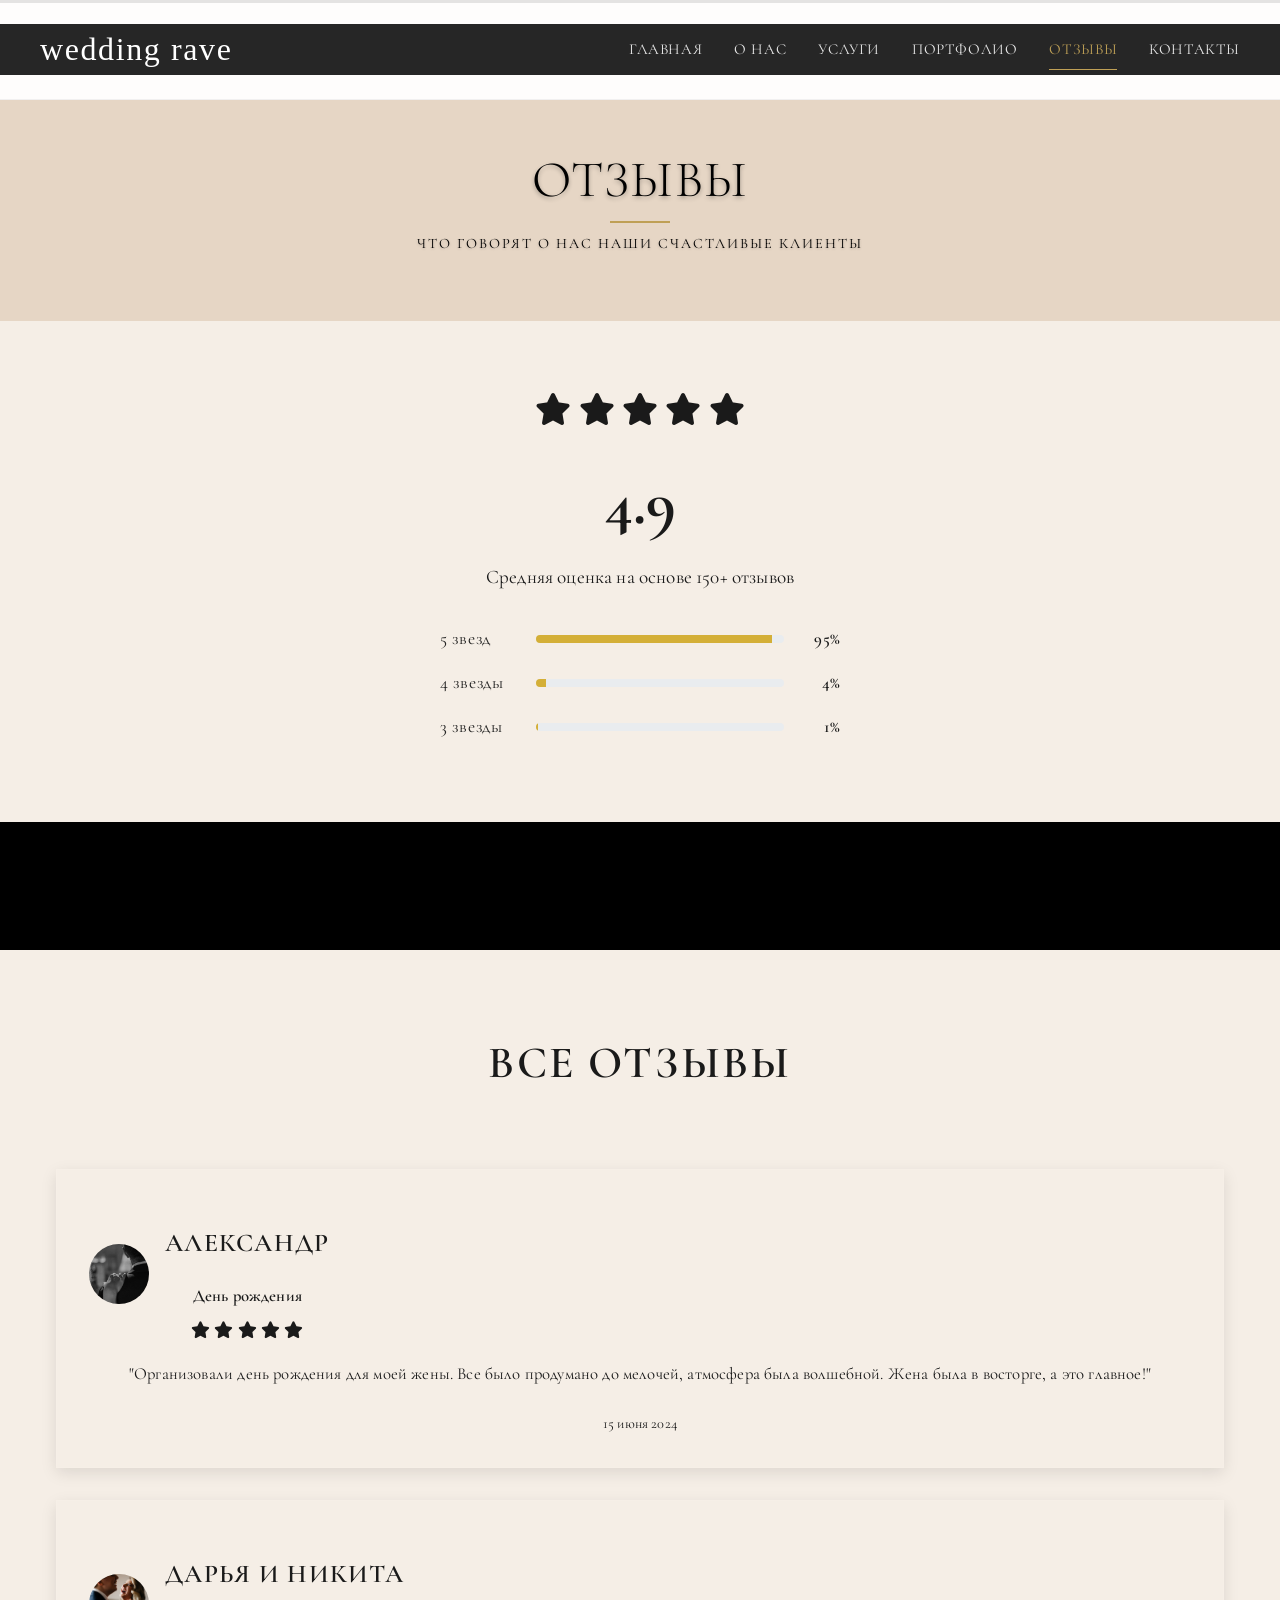
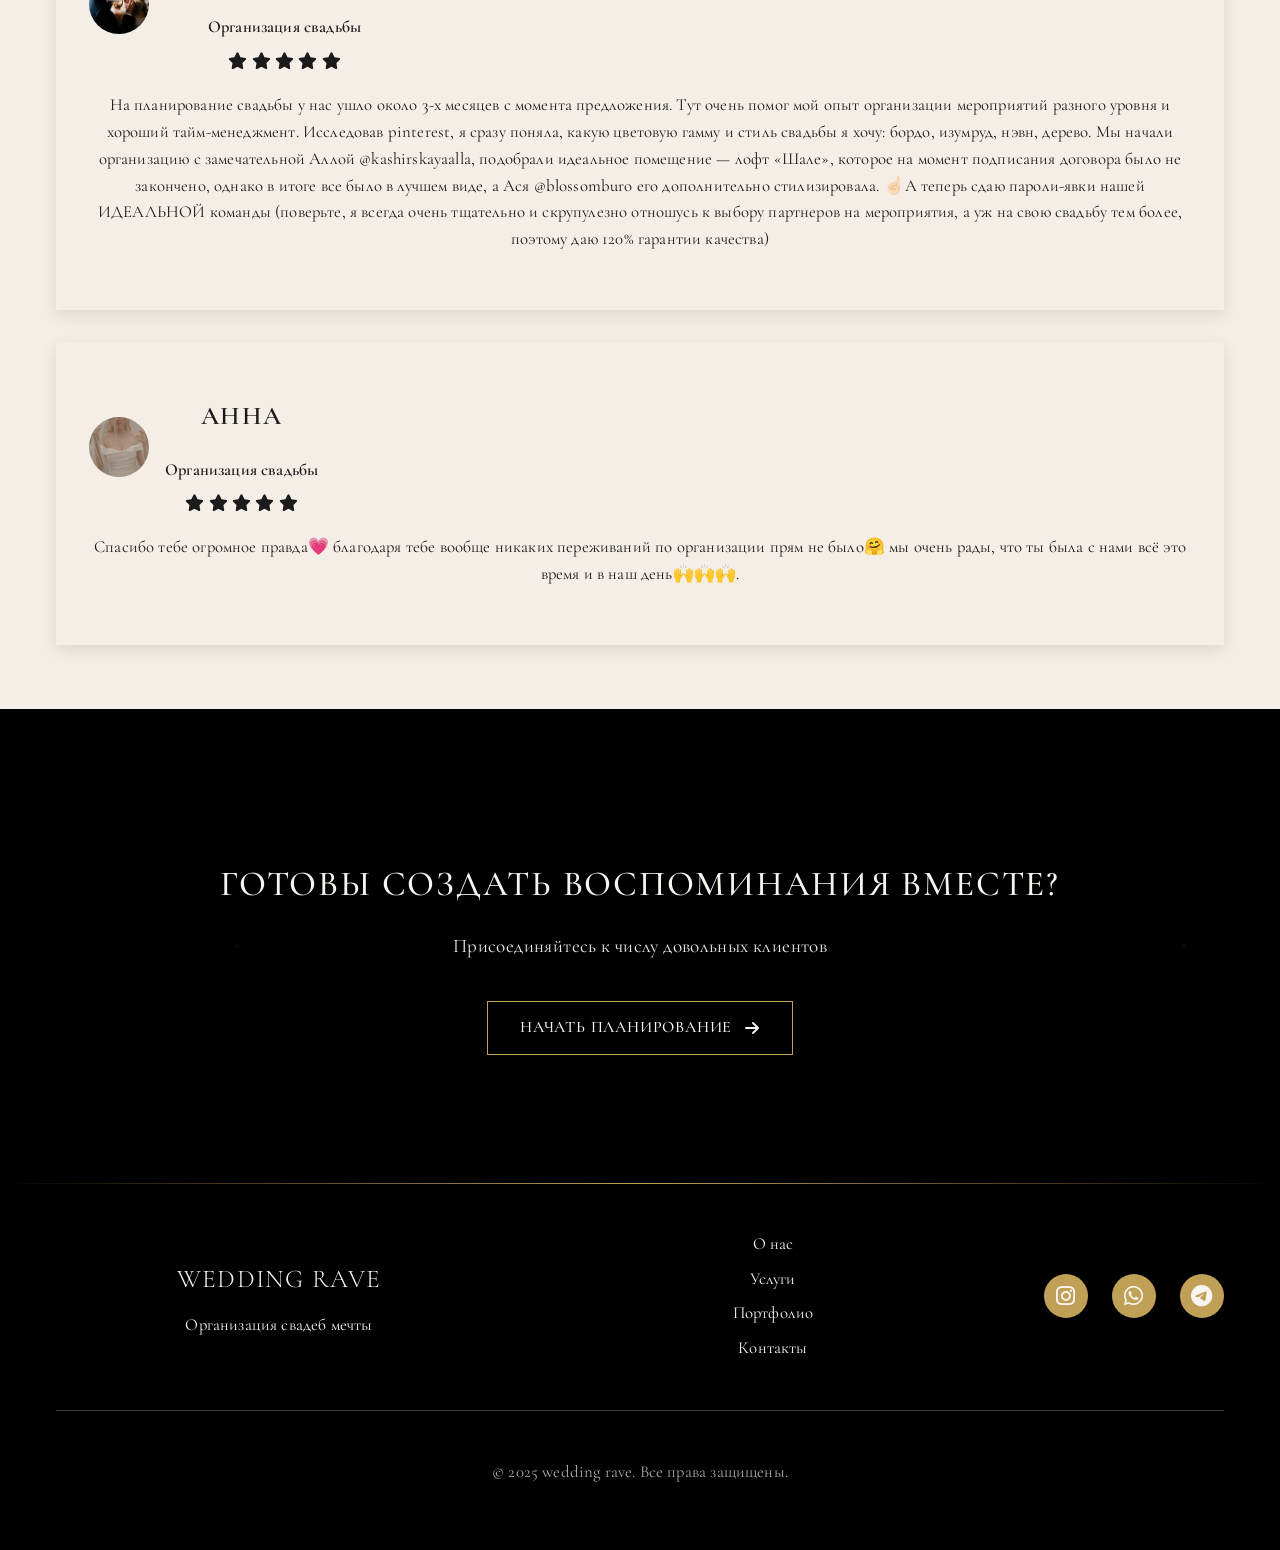
<file: reviews.html>
<!DOCTYPE html>

<html lang="ru">
<head>
<meta charset="utf-8"/>
<meta content="width=device-width, initial-scale=1.0" name="viewport"/>
<title>
   Отзывы - wedding rave
  </title>
<link href="https://fonts.googleapis.com" rel="preconnect"/>
<link crossorigin="" href="https://fonts.gstatic.com" rel="preconnect"/>
<link href="https://fonts.googleapis.com/css2?family=Cormorant+Garamond:wght@300;400;500;600&amp;family=Manrope:wght@300;400;500;600&amp;display=swap" rel="stylesheet"/>
<link href="styles.css" rel="stylesheet"/>
<link href="https://cdnjs.cloudflare.com/ajax/libs/font-awesome/6.0.0/css/all.min.css" rel="stylesheet"/>
<style id="final-visibility-overrides">
   :root{
    --text-dark:#1a1a1a;
    --text-light:#F8F5F0;
  }
  /* Make sure animations never leave text invisible on iOS */
  @supports (-webkit-touch-callout: none){
    .fade-in-up,.fade-in-left,.fade-in-right,.scale-in{opacity:1!important;transform:none!important;}
  }
  /* Dark sections — light text */
  .hero,.stats-section,.values-section,.cta-section,.footer{color:var(--text-light)!important;}
  .hero *,.stats-section *,.values-section *,.cta-section *,.footer *{color:inherit!important;}
  /* Light sections & cards — dark text */
  .page-header,.team-section,.services-section,.contact-info,.contact-form-section,
  .portfolio-stats,.faq-section,.service-card,.review-card,.review-item,.overall-rating,
  .map-section,.additional-services,.additional-card,.all-reviews,.portfolio-filter,
  .view-project,.contact-card,.story-content,.about-content,.team-content{color:var(--text-dark)!important;}
  .page-header *,.team-section *,.services-section *,.contact-info *,.contact-form-section *,
  .portfolio-stats *,.faq-section *,.service-card *,.review-card *,.review-item *,.overall-rating *,
  .map-section *,.additional-services *,.additional-card *,.all-reviews *,.portfolio-filter *,
  .view-project *,.contact-card *,.story-content *,.about-content *,.team-content *{color:inherit!important;}
  /* Stats numbers inherit */
  .stat-number,.stat-label{color:inherit!important;text-shadow:none!important;}
  /* Navbar brand readable */
  .nav-logo a{color:#fff!important;}
  /* Footer social compact icons */
  .footer-social .social-link{width:44px;height:44px;border-radius:50%;font-size:0;}
  .footer-social .social-link i,.footer-social .social-link svg{font-size:22px;width:22px;height:22px;}
  /* Contact social pills */
  .social-icons{display:flex;gap:12px;flex-wrap:wrap;}
  .social-icons .social-link{display:inline-flex;align-items:center;gap:8px;padding:10px 14px;border-radius:9999px;background:var(--color-accent-gold);color:#000!important;border-color:var(--color-accent-gold);width:auto;height:auto;}
  .social-icons .social-link i,.social-icons .social-link svg{font-size:18px;width:18px;height:18px;}
  .social-icons .social-link span{display:inline;}
  </style>
</head>
<body class="reviews-page">
<!-- Navigation -->
<nav class="navbar">
<div class="nav-container">
<div class="nav-logo">
<a href="index.html">
      wedding rave
     </a>
</div>
<div class="nav-menu" id="nav-menu">
<a class="nav-link" href="index.html">
      Главная
     </a>
<a class="nav-link" href="about.html">
      О нас
     </a>
<a class="nav-link" href="services.html">
      Услуги
     </a>
<a class="nav-link" href="portfolio.html">
      Портфолио
     </a>
<a class="nav-link active" href="reviews.html">
      Отзывы
     </a>
<a class="nav-link" href="contacts.html">
      Контакты
     </a>
</div>
<div class="nav-toggle" id="nav-toggle">
<span class="bar">
</span>
<span class="bar">
</span>
<span class="bar">
</span>
</div>
</div>
</nav>
<!-- Page Header -->
<section class="page-header">
<div class="container">
<h1 class="page-title">
     ОТЗЫВЫ
    </h1>
<p class="page-subtitle">
     Что говорят о нас наши счастливые клиенты
    </p>
</div>
</section>
<!-- Overall Rating -->
<section class="overall-rating">
<div class="container">
<div class="rating-content">
<div class="rating-stars">
<i class="fas fa-star">
</i>
<i class="fas fa-star">
</i>
<i class="fas fa-star">
</i>
<i class="fas fa-star">
</i>
<i class="fas fa-star">
</i>
</div>
<div class="rating-number">
      4.9
     </div>
<div class="rating-text">
      Средняя оценка на основе 150+ отзывов
     </div>
<div class="rating-stats">
<div class="rating-stat">
<span class="stat-label">
        5 звезд
       </span>
<div class="stat-bar">
<div class="stat-fill" style="width: 95%">
</div>
</div>
<span class="stat-percent">
        95%
       </span>
</div>
<div class="rating-stat">
<span class="stat-label">
        4 звезды
       </span>
<div class="stat-bar">
<div class="stat-fill" style="width: 4%">
</div>
</div>
<span class="stat-percent">
        4%
       </span>
</div>
<div class="rating-stat">
<span class="stat-label">
        3 звезды
       </span>
<div class="stat-bar">
<div class="stat-fill" style="width: 1%">
</div>
</div>
<span class="stat-percent">
        1%
       </span>
</div>
</div>
</div>
</div>
</section>
<!-- Featured Reviews -->
<section class="featured-reviews">
</section>
<!-- All Reviews -->
<section class="all-reviews">
<div class="container">
<div class="section-header">
<h2>
      ВСЕ ОТЗЫВЫ
     </h2>
</div>
<div class="reviews-list">
<div class="review-item">
<div class="reviewer-info">
<div class="reviewer-avatar">
<img alt="Александр" src="Σ«Γ« ñ½∩ ßá⌐Γá/photo_2025-08-25_00-56-20.jpg"/>
</div>
<div class="reviewer-details">
<h3>
         Александр
        </h3>
<p class="reviewer-event">
         День рождения
        </p>
<div class="review-stars">
<i class="fas fa-star">
</i>
<i class="fas fa-star">
</i>
<i class="fas fa-star">
</i>
<i class="fas fa-star">
</i>
<i class="fas fa-star">
</i>
</div>
</div>
</div>
<div class="review-content">
<p>
        "Организовали день рождения для моей жены. Все было продумано до мелочей, атмосфера была волшебной. Жена была в восторге, а это главное!"
       </p>
</div>
<div class="review-date">
       15 июня 2024
      </div>
</div>
<div class="review-item">
<div class="reviewer-info">
<div class="reviewer-avatar">
<img alt="Дарья и Никита" src="images/review_darya_nikita.jpg"/>
</div>
<div class="reviewer-details">
<h3>
         Дарья и Никита
        </h3>
<p class="reviewer-event">
         Организация свадьбы
        </p>
<div class="review-stars">
<i class="fas fa-star">
</i>
<i class="fas fa-star">
</i>
<i class="fas fa-star">
</i>
<i class="fas fa-star">
</i>
<i class="fas fa-star">
</i>
</div>
</div>
</div>
<div class="review-content">
<p>
        На планирование свадьбы у нас ушло около 3-х месяцев с момента предложения. Тут очень помог мой опыт организации мероприятий разного уровня и хороший тайм-менеджмент. Исследовав pinterest, я сразу поняла, какую цветовую гамму и стиль свадьбы я хочу: бордо, изумруд, нэвн, дерево.
Мы начали организацию с замечательной Аллой @kashirskayaalla, подобрали идеальное помещение — лофт «Шале», которое на момент подписания договора было не закончено, однако в итоге все было в лучшем виде, а Ася @blossomburo его дополнительно стилизировала.

☝🏻А теперь сдаю пароли-явки нашей ИДЕАЛЬНОЙ команды (поверьте, я всегда очень тщательно и скрупулезно отношусь к выбору партнеров на мероприятия, а уж на свою свадьбу тем более, поэтому даю 120% гарантии качества)
       </p>
</div>
</div>
<div class="review-item">
<div class="reviewer-info">
<div class="reviewer-avatar">
<img alt="Анна" src="images/review_anna.jpg"/>
</div>
<div class="reviewer-details">
<h3>
         Анна
        </h3>
<p class="reviewer-event">
         Организация свадьбы
        </p>
<div class="review-stars">
<i class="fas fa-star">
</i>
<i class="fas fa-star">
</i>
<i class="fas fa-star">
</i>
<i class="fas fa-star">
</i>
<i class="fas fa-star">
</i>
</div>
</div>
</div>
<div class="review-content">
<p>
        Спасибо тебе огромное правда💗 благодаря тебе вообще никаких переживаний по организации прям не было🤗 мы очень рады, что ты была с нами всё это время и в наш день🙌🙌🙌.
       </p>
</div>
</div>
</div>
</div>
</section>
<!-- Review Form -->
<!-- CTA Section -->
<section class="cta-section">
<div class="container">
<div class="cta-content">
<h2>
      ГОТОВЫ СОЗДАТЬ ВОСПОМИНАНИЯ ВМЕСТЕ?
     </h2>
<p>
      Присоединяйтесь к числу довольных клиентов
     </p>
<a class="btn btn-primary btn-large" href="contacts.html">
      НАЧАТЬ ПЛАНИРОВАНИЕ
      <i class="fas fa-arrow-right">
</i>
</a>
</div>
</div>
</section>
<!-- Footer -->
<footer class="footer">
<div class="container">
<div class="footer-content">
<div class="footer-logo">
<h3>
       wedding rave
      </h3>
<p>
       Организация свадеб мечты
      </p>


</div>
<div class="footer-links">
<a href="about.html">
       О нас
      </a>
<a href="services.html">
       Услуги
      </a>
<a href="portfolio.html">
       Портфолио
      </a>
<a href="contacts.html">
       Контакты
      </a>
</div>








<div class="footer-social">
<a aria-label="Instagram" class="social-link" href="https://www.instagram.com/wedding_rave?igsh=MWFwcXN5NXZ1Y2N0dw==" rel="noopener noreferrer" target="_blank"><i class="fab fa-instagram"></i></a>
<a class="social-link" href="https://wa.me/89104656880" target="_blank"><i class="fab fa-whatsapp"></i></a>
<a class="social-link" href="https://t.me/kashirskayaalla" target="_blank"><i class="fab fa-telegram-plane"></i></a></div>
</div>
<div class="footer-bottom">
<p>
      © 2025 wedding rave. Все права защищены.
     </p>
</div>
</div>
</footer>
<script src="script.js?v=15">
</script>
</body>
</html>
</file>
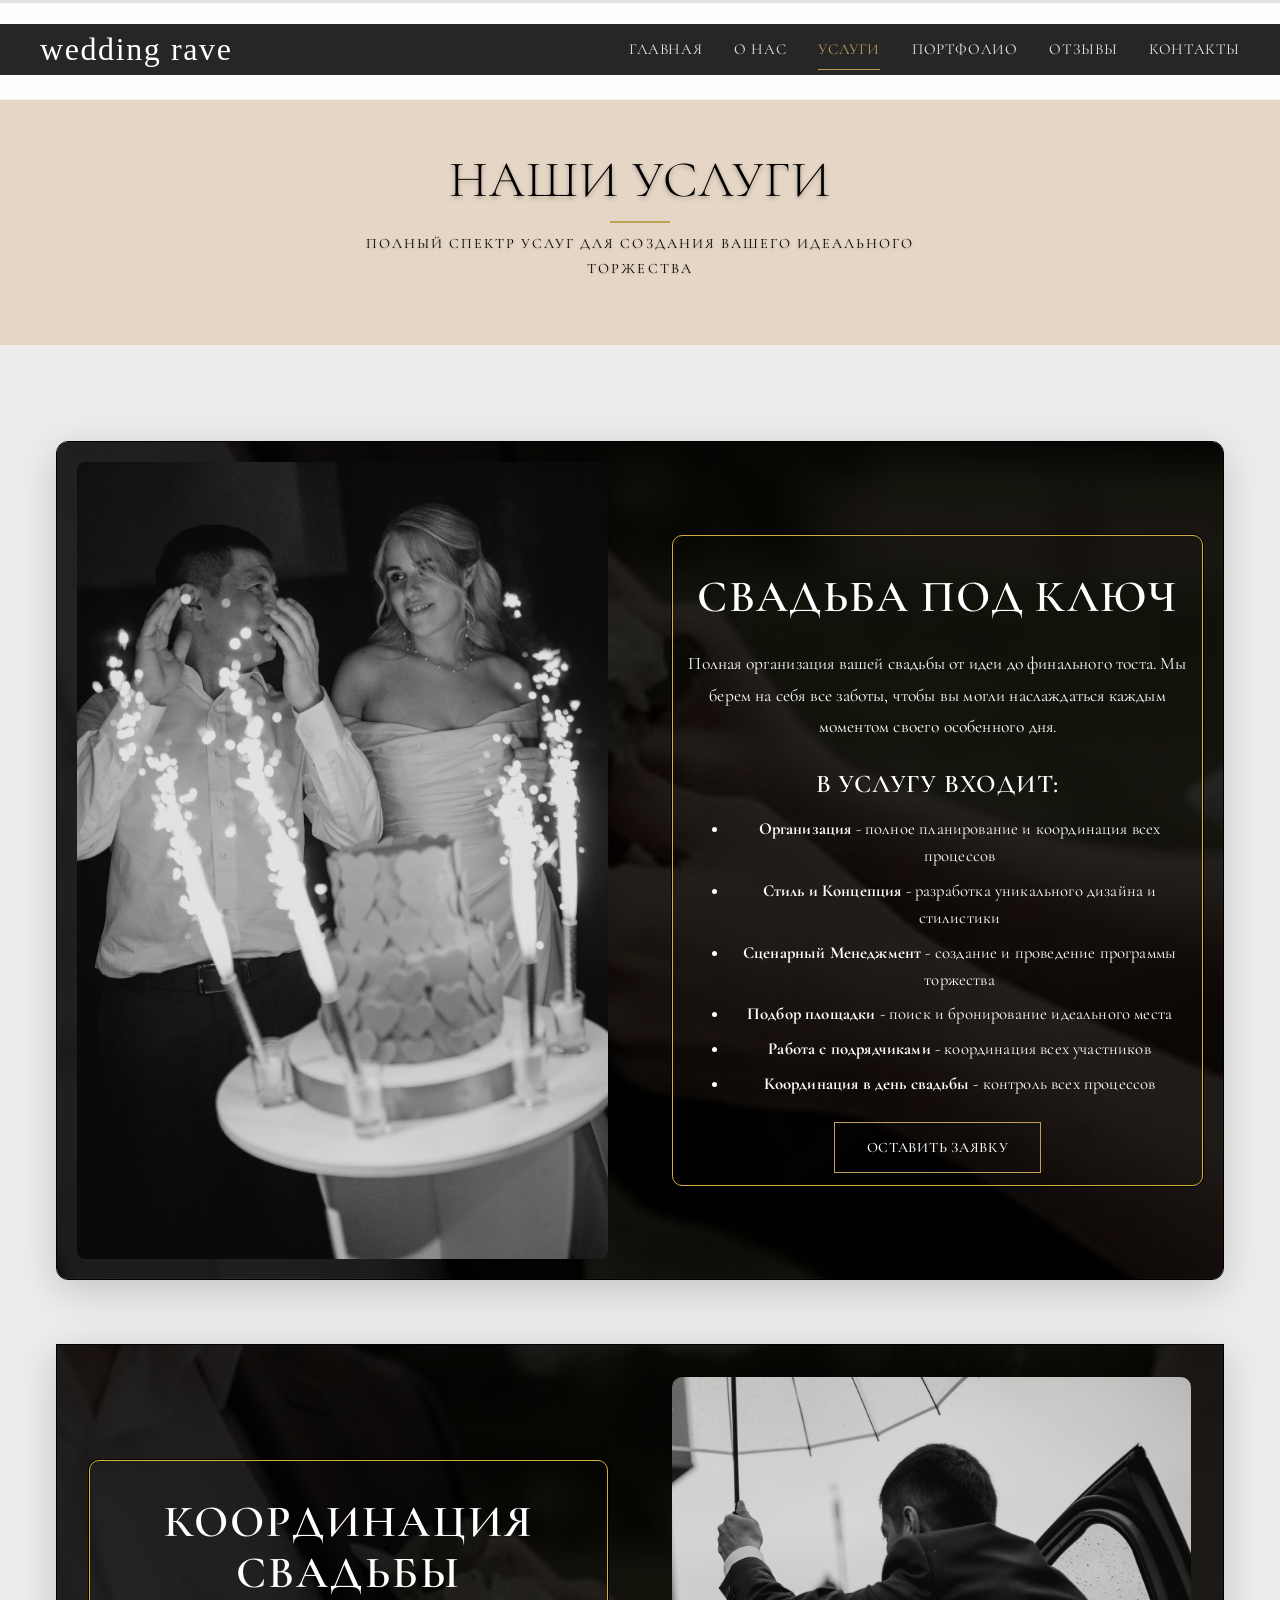
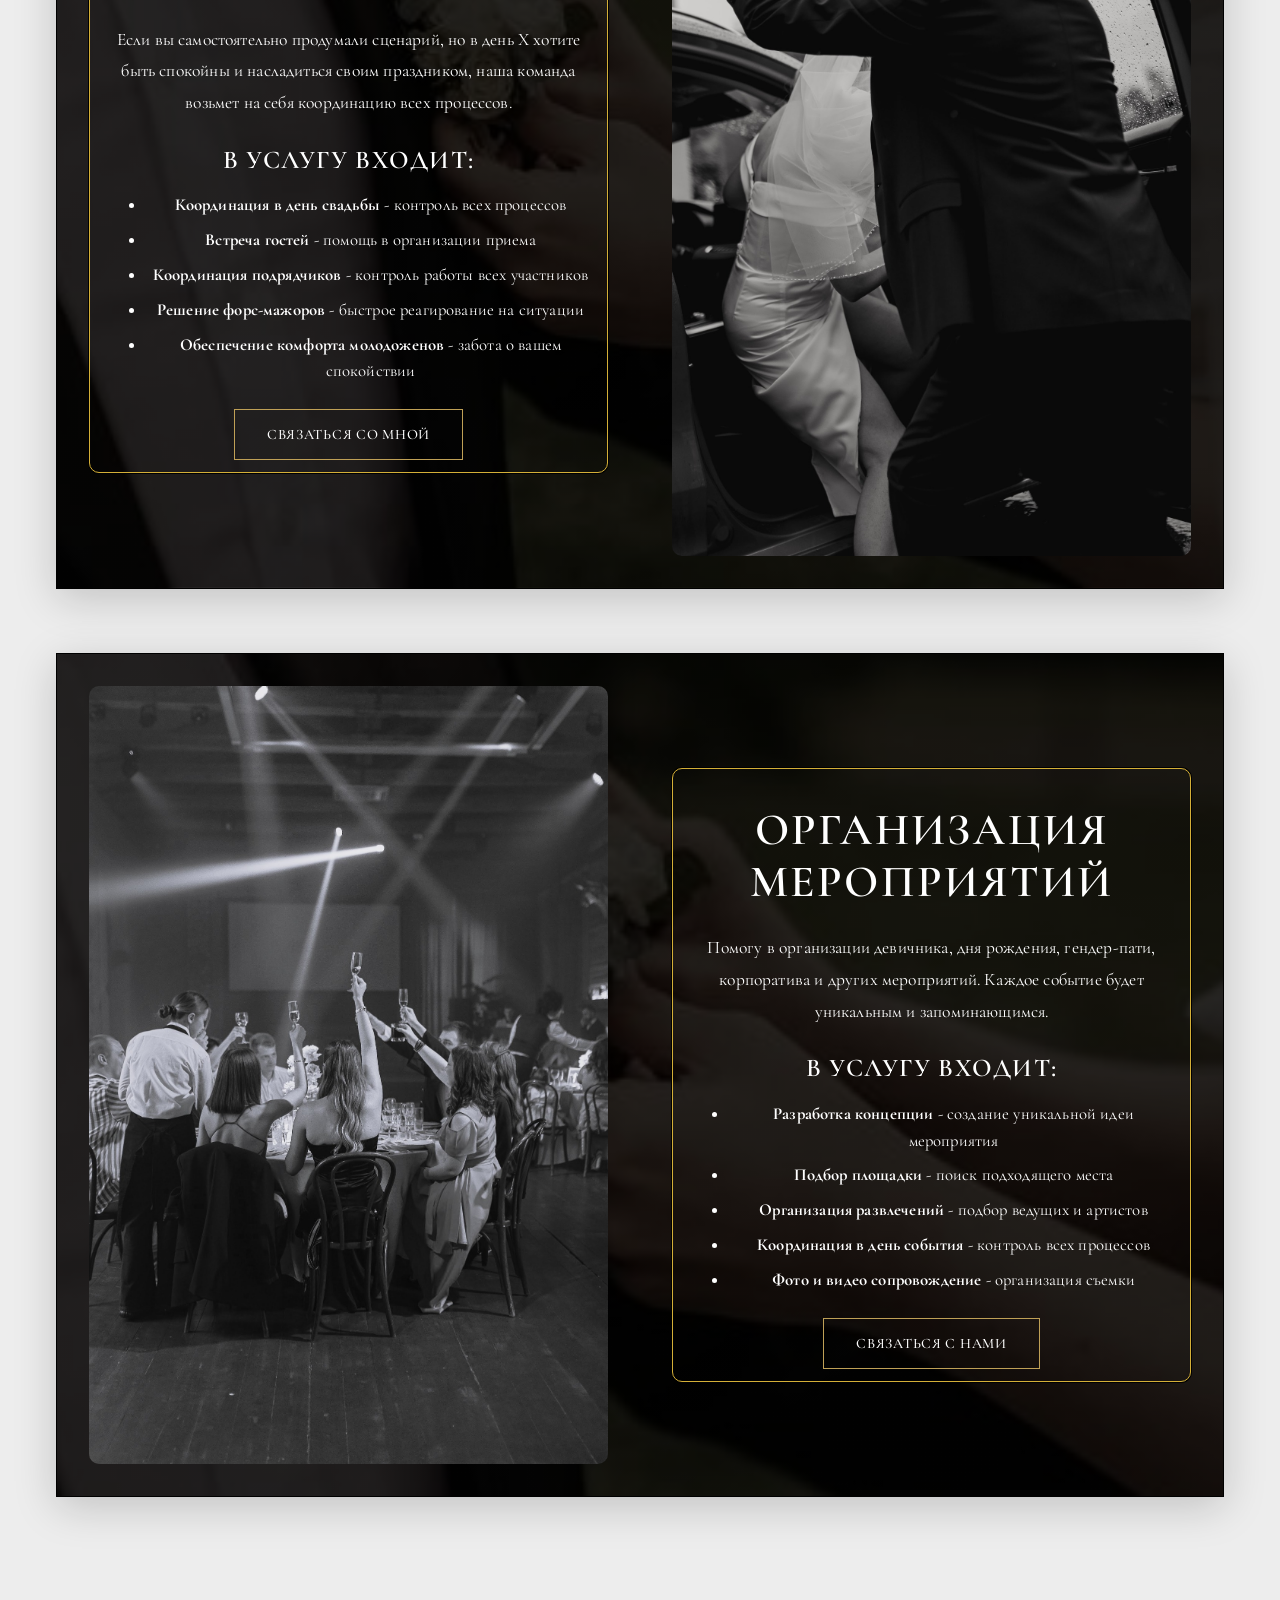
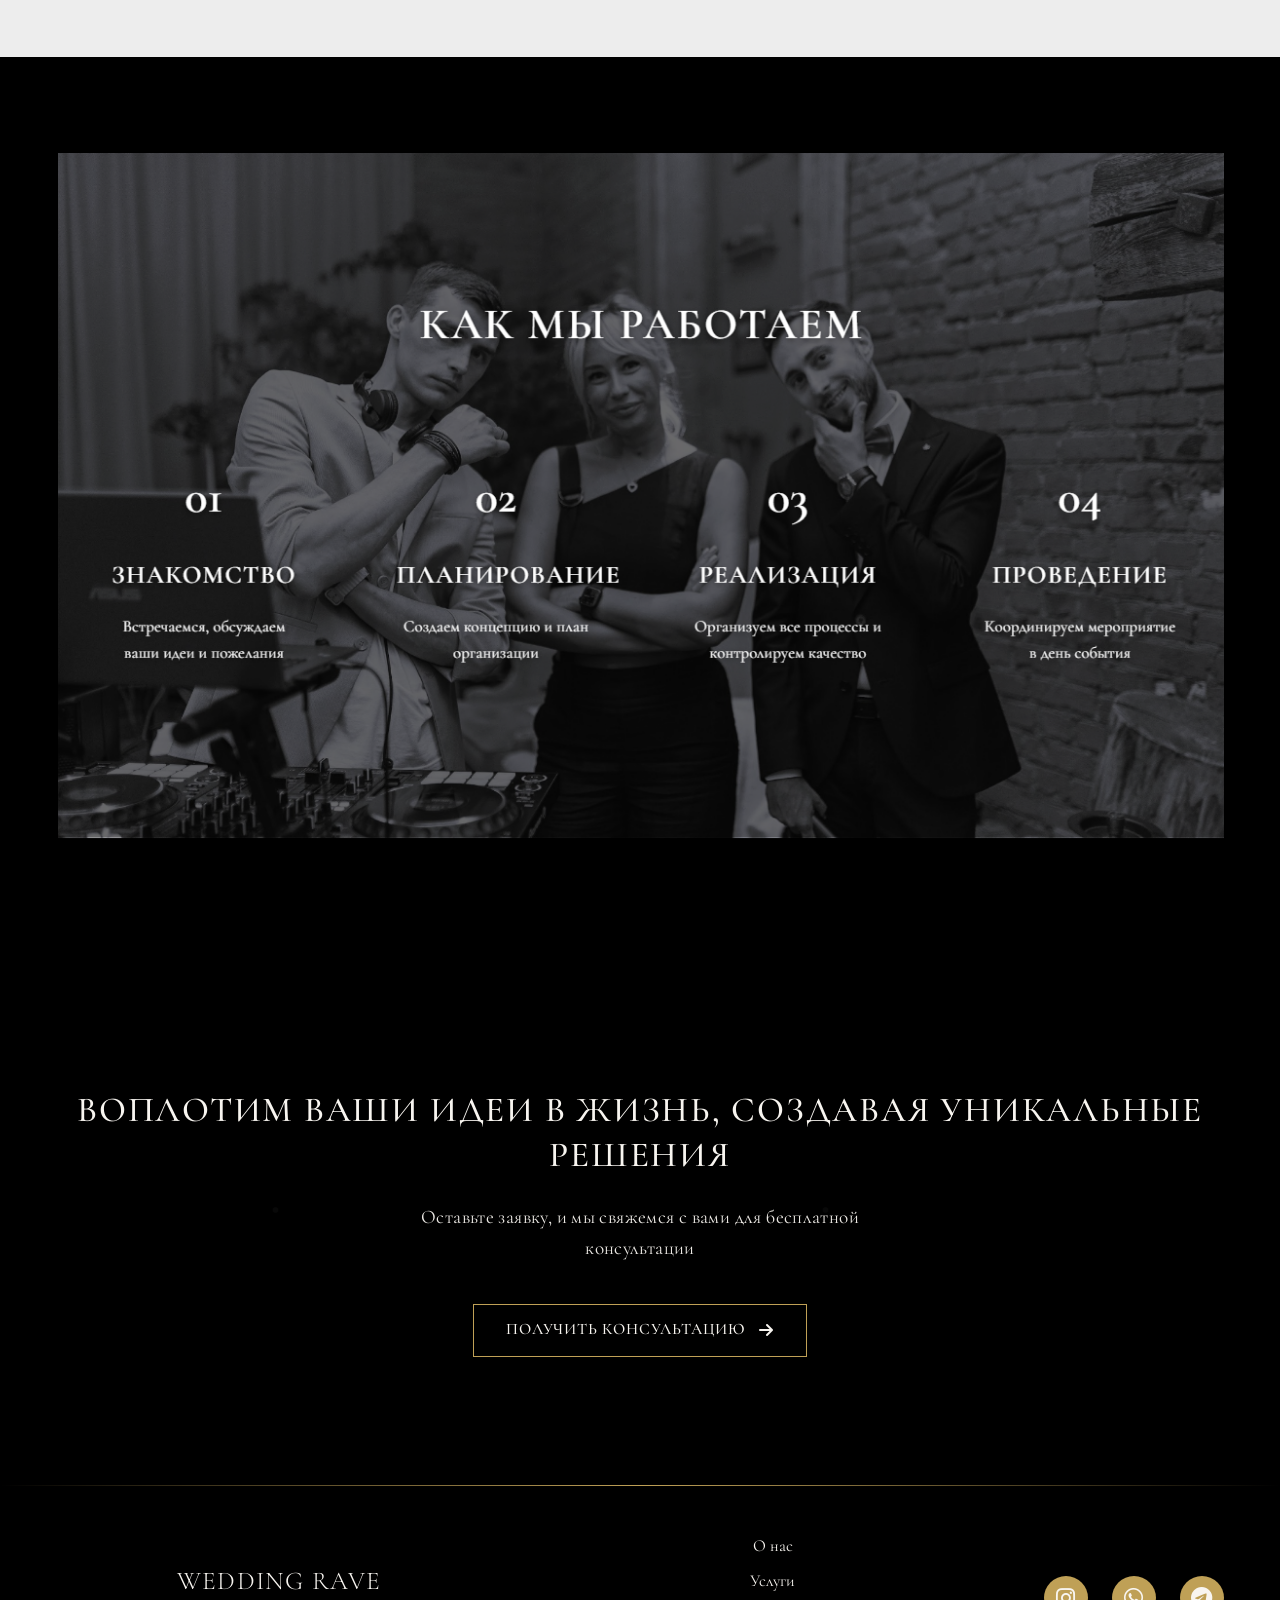
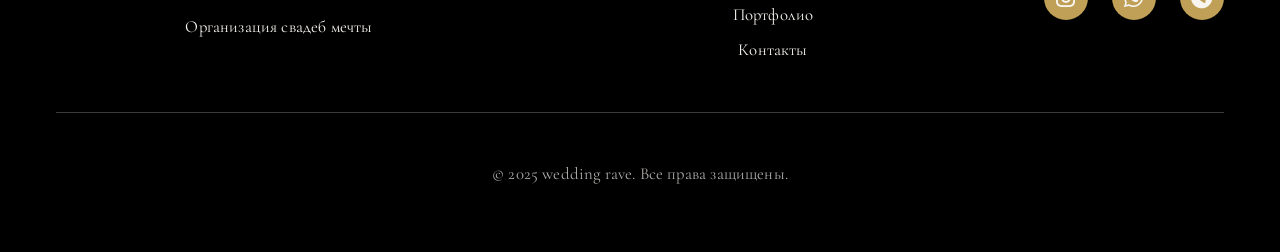
<file: services.html>
<!DOCTYPE html>

<html lang="ru">
<head>
<meta charset="utf-8"/>
<meta content="width=device-width, initial-scale=1.0" name="viewport"/>
<title>Услуги - wedding rave</title>
<link href="https://fonts.googleapis.com" rel="preconnect"/>
<link crossorigin="" href="https://fonts.gstatic.com" rel="preconnect"/>
<link href="https://fonts.googleapis.com/css2?family=Cormorant+Garamond:wght@300;400;500;600&amp;family=Manrope:wght@300;400;500;600&amp;display=swap" rel="stylesheet"/>
<link href="styles.css" rel="stylesheet"/>
<link href="https://cdnjs.cloudflare.com/ajax/libs/font-awesome/6.0.0/css/all.min.css" rel="stylesheet"/>
<style id="final-visibility-overrides">
  :root{
    --text-dark:#1a1a1a;
    --text-light:#F8F5F0;
  }
  /* Make sure animations never leave text invisible on iOS */
  @supports (-webkit-touch-callout: none){
    .fade-in-up,.fade-in-left,.fade-in-right,.scale-in{opacity:1!important;transform:none!important;}
  }
  /* Dark sections — light text */
  .hero,.stats-section,.values-section,.cta-section,.footer{color:var(--text-light)!important;}
  .hero *,.stats-section *,.values-section *,.cta-section *,.footer *{color:inherit!important;}
  /* Light sections & cards — dark text */
  .page-header,.team-section,.services-section,.contact-info,.contact-form-section,
  .portfolio-stats,.faq-section,.service-card,.review-card,.review-item,.overall-rating,
  .map-section,.additional-services,.additional-card,.all-reviews,.portfolio-filter,
  .view-project,.contact-card,.story-content,.about-content,.team-content{color:var(--text-dark)!important;}
  .page-header *,.team-section *,.services-section *,.contact-info *,.contact-form-section *,
  .portfolio-stats *,.faq-section *,.service-card *,.review-card *,.review-item *,.overall-rating *,
  .map-section *,.additional-services *,.additional-card *,.all-reviews *,.portfolio-filter *,
  .view-project *,.contact-card *,.story-content *,.about-content *,.team-content *{color:inherit!important;}
  /* Stats numbers inherit */
  .stat-number,.stat-label{color:inherit!important;text-shadow:none!important;}
  /* Navbar brand readable */
  .nav-logo a{color:#fff!important;}
  /* Footer social compact icons */
  .footer-social .social-link{width:44px;height:44px;border-radius:50%;font-size:0;}
  .footer-social .social-link i,.footer-social .social-link svg{font-size:22px;width:22px;height:22px;}
  /* Contact social pills */
  .social-icons{display:flex;gap:12px;flex-wrap:wrap;}
  .social-icons .social-link{display:inline-flex;align-items:center;gap:8px;padding:10px 14px;border-radius:9999px;background:var(--color-accent-gold);color:#000!important;border-color:var(--color-accent-gold);width:auto;height:auto;}
  .social-icons .social-link i,.social-icons .social-link svg{font-size:18px;width:18px;height:18px;}
  .social-icons .social-link span{display:inline;}
</style>
<style>
  /* Gold frame around service text blocks */
  #service---, #service--, #service---2{ border: none !important; color: #ffffff !important; }
</style>

<style type="text/css">/* Service wrappers: neutralize hover + enforce black text */
#service----wrap:hover{transform:none !important; box-shadow:none !important; filter:none !important; opacity:1 !important;}
#service----wrap:hover *{transform:none !important; box-shadow:none !important; filter:none !important; opacity:1 !important;}

#service---wrap:hover{transform:none !important; box-shadow:none !important; filter:none !important; opacity:1 !important;}
#service---wrap:hover *{transform:none !important; box-shadow:none !important; filter:none !important; opacity:1 !important;}

#service---2-wrap:hover{transform:none !important; box-shadow:none !important; filter:none !important; opacity:1 !important;}
#service---2-wrap:hover *{transform:none !important; box-shadow:none !important; filter:none !important; opacity:1 !important;}

#service---{ border: 1px solid #D4AF37 !important;  border-radius: 4px; padding: 12px;  color: #000000 !important; }
#service--{ border: 1px solid #D4AF37 !important;  border-radius: 4px; padding: 12px;  color: #000000 !important; }
#service---2{ border: 1px solid #D4AF37 !important;  border-radius: 4px; padding: 12px;  color: #000000 !important; }</style>

</head>
<body class="services-page">
<!-- Navigation -->
<nav class="navbar">
<div class="nav-container">
<div class="nav-logo">
<a href="index.html">wedding rave</a>
</div>
<div class="nav-menu" id="nav-menu">
<a class="nav-link" href="index.html">Главная</a>
<a class="nav-link" href="about.html">О нас</a>
<a class="nav-link active" href="services.html">Услуги</a>
<a class="nav-link" href="portfolio.html">Портфолио</a>
<a class="nav-link" href="reviews.html">Отзывы</a>
<a class="nav-link" href="contacts.html">Контакты</a>
</div>
<div class="nav-toggle" id="nav-toggle">
<span class="bar"></span>
<span class="bar"></span>
<span class="bar"></span>
</div>
</div>
</nav>
<!-- Page Header -->
<section class="page-header">
<div class="container">
<h1 class="page-title">НАШИ УСЛУГИ</h1>
<p class="page-subtitle">Полный спектр услуг для создания вашего идеального торжества</p>
</div>
</section>
<!-- Services Section -->
<section class="services-section">
<div class="container">
<!-- Wedding Full Service -->
<div class="service-item turnkey-card" id="service----wrap">
<div class="service-image">
<img alt="Свадьба под ключ — торжественный момент" src="images/services-turnkey.jpg"/>
</div>
<div class="service-content" id="service---">
<h2>СВАДЬБА ПОД КЛЮЧ</h2>
<p class="service-description">Полная организация вашей свадьбы от идеи до финального тоста. Мы берем на себя все заботы, чтобы вы могли наслаждаться каждым моментом своего особенного дня.</p>
<div class="service-includes">
<h3>В УСЛУГУ ВХОДИТ:</h3>
<ul>
<li><strong>Организация</strong> - полное планирование и координация всех процессов</li>
<li><strong>Стиль и Концепция</strong> - разработка уникального дизайна и стилистики</li>
<li><strong>Сценарный Менеджмент</strong> - создание и проведение программы торжества</li>
<li><strong>Подбор площадки</strong> - поиск и бронирование идеального места</li>
<li><strong>Работа с подрядчиками</strong> - координация всех участников</li>
<li><strong>Координация в день свадьбы</strong> - контроль всех процессов</li>
</ul>
</div>
<a class="btn btn-primary" href="contacts.html">ОСТАВИТЬ ЗАЯВКУ</a>
</div>
</div>
<!-- Wedding Coordination -->
<div class="service-item reverse coordination-card" id="service---wrap">
<div class="service-image">
<img alt="Координация свадьбы" src="images/services-coordination.jpg"/>
</div>
<div class="service-content" id="service--">
<h2>КООРДИНАЦИЯ СВАДЬБЫ</h2>
<p class="service-description">Если вы самостоятельно продумали сценарий, но в день Х хотите быть спокойны и насладиться своим праздником, наша команда возьмет на себя координацию всех процессов.</p>
<div class="service-includes">
<h3>В УСЛУГУ ВХОДИТ:</h3>
<ul>
<li><strong>Координация в день свадьбы</strong> - контроль всех процессов</li>
<li><strong>Встреча гостей</strong> - помощь в организации приема</li>
<li><strong>Координация подрядчиков</strong> - контроль работы всех участников</li>
<li><strong>Решение форс-мажоров</strong> - быстрое реагирование на ситуации</li>
<li><strong>Обеспечение комфорта молодоженов</strong> - забота о вашем спокойствии</li>
</ul>
</div>
<a class="btn btn-primary" href="contacts.html">СВЯЗАТЬСЯ СО МНОЙ</a>
</div>
</div>
<!-- Event Organization -->
<div class="service-item events-card" id="service---2-wrap">
<div class="service-image">
<img alt="Организация мероприятий" src="images/services-events.jpg"/>
</div>
<div class="service-content" id="service---2">
<h2>ОРГАНИЗАЦИЯ МЕРОПРИЯТИЙ</h2>
<p class="service-description">Помогу в организации девичника, дня рождения, гендер-пати, корпоратива и других мероприятий. Каждое событие будет уникальным и запоминающимся.</p>
<div class="service-includes">
<h3>В УСЛУГУ ВХОДИТ:</h3>
<ul>
<li><strong>Разработка концепции</strong> - создание уникальной идеи мероприятия</li>
<li><strong>Подбор площадки</strong> - поиск подходящего места</li>
<li><strong>Организация развлечений</strong> - подбор ведущих и артистов</li>
<li><strong>Координация в день события</strong> - контроль всех процессов</li>
<li><strong>Фото и видео сопровождение</strong> - организация съемки</li>
</ul>
</div>
<a class="btn btn-primary" href="contacts.html">СВЯЗАТЬСЯ С НАМИ</a>
</div>
</div>
</div>
</section>

<!-- Process Section (replaced with photo) -->
<section class="process-section">
  <div class="container">
    <img src="images/IMG_2573.png" alt="Фото: как мы работаем" style="width:100%;height:auto;display:block;">
  </div>
</section>

<!-- CTA Section -->
<section class="cta-section">
<div class="container">
<div class="cta-content">
<h2>ВОПЛОТИМ ВАШИ ИДЕИ В ЖИЗНЬ, СОЗДАВАЯ УНИКАЛЬНЫЕ РЕШЕНИЯ</h2>
<p>Оставьте заявку, и мы свяжемся с вами для бесплатной консультации</p>
<a class="btn btn-primary btn-large" href="contacts.html">
                    ПОЛУЧИТЬ КОНСУЛЬТАЦИЮ
                    <i class="fas fa-arrow-right"></i>
</a>
</div>
</div>
</section>
<!-- Footer -->
<footer class="footer">
<div class="container">
<div class="footer-content">
<div class="footer-logo">
<h3>wedding rave</h3>
<p>Организация свадеб мечты</p>
</div>
<div class="footer-links">
<a href="about.html">О нас</a>
<a href="services.html">Услуги</a>
<a href="portfolio.html">Портфолио</a>
<a href="contacts.html">Контакты</a>
</div>
<div class="footer-social">
<a aria-label="Instagram" class="social-link" href="https://www.instagram.com/wedding_rave?igsh=MWFwcXN5NXZ1Y2N0dw==" rel="noopener noreferrer" target="_blank"><i class="fab fa-instagram"></i></a>
<a class="social-link" href="https://wa.me/89104656880" target="_blank"><i class="fab fa-whatsapp"></i></a>
<a class="social-link" href="https://t.me/kashirskayaalla" target="_blank"><i class="fab fa-telegram-plane"></i></a></div>
</div>
<div class="footer-bottom">
<p>© 2025 wedding rave. Все права защищены.</p>
</div>
</div>
</footer>
<script src="script.js?v=15"></script>
</body>
</html>
</file>
<file: styles.css>
/* Reset and Base Styles */
* {
    margin: 0;
    padding: 0;
    box-sizing: border-box;
}

html {
    scroll-behavior: smooth;
}

body {
    font-family: 'Cormorant Garamond', serif;
    line-height: 1.6;
    color: var(--color-dark-gray);
    background-color: var(--color-white);
    font-weight: 400;
    font-size: 1rem;
}

/* Luxury Color Variables */
:root {
    --color-black: #000000;
    --color-white: #ffffff;
    --color-dark-gray: #1a1a1a;
    --color-medium-gray: #4a4a4a;
    --color-light-gray: #f5f5f5;
    --color-accent-gold: #d4af37;
    --color-accent-pink: #f4c2c2;
    --color-accent-champagne: #f7e7ce;
    --color-accent-olive: #b8c5a6;
    --color-overlay: rgba(0, 0, 0, 0.7);
    --color-overlay-light: rgba(255, 255, 255, 0.95);
}

/* Typography - Unified Style */
h1, h2, h3, h4, h5, h6 {
    font-family: 'Cormorant Garamond', serif;
    font-weight: 400;
    line-height: 1.2;
    margin-bottom: 1rem;
    letter-spacing: 0.02em;
    color: var(--color-dark-gray);
}

h1 { 
    font-size: 3.5rem; 
    font-weight: 500;
    letter-spacing: 0.05em;
}
h2 { 
    font-size: 2.8rem; 
    font-weight: 500;
    letter-spacing: 0.03em;
}
h3 { 
    font-size: 2rem; 
    font-weight: 500;
    letter-spacing: 0.02em;
}
h4 { 
    font-size: 1.5rem; 
    font-weight: 500;
    letter-spacing: 0.01em;
}

p {
    margin-bottom: 1.5rem;
    font-size: 1.1rem;
    line-height: 1.7;
    color: var(--color-medium-gray);
    font-weight: 400;
}

.luxury-text {
    font-family: 'Playfair Display', serif;
    font-weight: 300;
    letter-spacing: 0.02em;
}

/* Container - Luxury Style */
.container {
    max-width: 1400px;
    margin: 0 auto;
    padding: 0 40px;
}

/* Navigation - Luxury Style */
.navbar {
    position: fixed;
    top: 0;
    width: 100%;
    background: var(--color-overlay-light);
    backdrop-filter: blur(20px);
    z-index: 1000;
    padding: 1.5rem 0;
    transition: all 0.4s cubic-bezier(0.4, 0, 0.2, 1);
    border-bottom: 1px solid rgba(0, 0, 0, 0.05);
}

.nav-container {
    display: flex;
    justify-content: space-between;
    align-items: center;
    max-width: 1400px;
    margin: 0 auto;
    padding: 0 40px;
}

.nav-logo a {
    font-family: 'Playfair Display', serif;
    font-size: 2rem;
    font-weight: 200;
    color: var(--color-black);
    text-decoration: none;
    transition: all 0.4s cubic-bezier(0.4, 0, 0.2, 1);
    letter-spacing: 0.05em;
}

.nav-logo a:hover {
    color: var(--color-accent-gold);
    transform: translateY(-2px);
}

.nav-menu {
    display: flex;
    gap: 2rem;
}

.nav-link {
    text-decoration: none;
    color: var(--color-dark-gray);
    font-weight: 500;
    font-size: 0.95rem;
    text-transform: uppercase;
    letter-spacing: 0.1em;
    transition: all 0.4s cubic-bezier(0.4, 0, 0.2, 1);
    position: relative;
    padding: 0.5rem 0;
}

.nav-link:hover,
.nav-link.active {
    color: var(--color-accent-gold);
}

.nav-link::after {
    content: '';
    position: absolute;
    bottom: 0;
    left: 0;
    width: 0;
    height: 1px;
    background: var(--color-accent-gold);
    transition: width 0.4s cubic-bezier(0.4, 0, 0.2, 1);
}

.nav-link:hover::after,
.nav-link.active::after {
    width: 100%;
}

.nav-toggle {
    display: none;
    flex-direction: column;
    cursor: pointer;
}

.bar {
    width: 25px;
    height: 3px;
    background: #333;
    margin: 3px 0;
    transition: 0.3s;
}

/* Hero Section - Luxury Style */
.hero {
    position: relative;
    height: 100vh;
    display: flex;
    align-items: center;
    justify-content: center;
    overflow: hidden;
    background: var(--color-black);
}

.hero-image {
    position: absolute;
    top: 0;
    left: 0;
    width: 100%;
    height: 100%;
    z-index: 0;
}

.hero-image img {
    width: 100%;
    height: 100%;
    object-fit: cover;
    filter: grayscale(100%) brightness(0.6) contrast(1.2);
    transition: filter 0.8s cubic-bezier(0.4, 0, 0.2, 1);
}

.hero:hover .hero-image img {
    filter: grayscale(80%) brightness(0.7) contrast(1.1);
}

.hero-content {
    text-align: center;
    color: var(--color-white);
    z-index: 2;
    max-width: 900px;
    padding: 0 40px;
    opacity: 0;
    transform: translateY(30px);
    animation: fadeInUp 1.2s cubic-bezier(0.4, 0, 0.2, 1) 0.3s forwards;
}

.hero-title {
    font-size: 5rem;
    margin-bottom: 1.5rem;
    font-weight: 200;
    letter-spacing: -0.03em;
    text-shadow: 0 4px 20px rgba(0,0,0,0.3);
    line-height: 1.1;
}

.hero-subtitle {
    font-size: 1.4rem;
    margin-bottom: 3rem;
    font-weight: 300;
    text-shadow: 0 2px 10px rgba(0,0,0,0.3);
    letter-spacing: 0.02em;
    opacity: 0.9;
}

.hero-buttons {
    display: flex;
    gap: 1rem;
    justify-content: center;
    flex-wrap: wrap;
}

/* Buttons - Luxury Style */
.btn {
    display: inline-flex;
    align-items: center;
    gap: 0.8rem;
    padding: 1.2rem 2.5rem;
    text-decoration: none;
    border-radius: 0;
    font-weight: 500;
    text-transform: uppercase;
    letter-spacing: 0.15em;
    transition: all 0.4s cubic-bezier(0.4, 0, 0.2, 1);
    border: 1px solid transparent;
    cursor: pointer;
    font-size: 0.9rem;
    position: relative;
    overflow: hidden;
}

.btn-primary {
    background: var(--color-accent-gold);
    color: var(--color-white);
    border-color: var(--color-accent-gold);
}

.btn-primary:hover {
    background: var(--color-white);
    color: var(--color-accent-gold);
    border-color: var(--color-accent-gold);
    transform: translateY(-3px);
    box-shadow: 0 20px 40px rgba(212, 175, 55, 0.3);
}

.btn-primary::before {
    content: '';
    position: absolute;
    top: 0;
    left: -100%;
    width: 100%;
    height: 100%;
    background: linear-gradient(90deg, transparent, rgba(255,255,255,0.2), transparent);
    transition: left 0.6s;
}

.btn-primary:hover::before {
    left: 100%;
}

.btn-secondary {
    background: transparent;
    color: var(--color-white);
    border-color: var(--color-white);
}

.btn-secondary:hover {
    background: var(--color-white);
    color: var(--color-black);
    transform: translateY(-3px);
    box-shadow: 0 15px 30px rgba(255, 255, 255, 0.2);
}

.btn-outline {
    background: transparent;
    color: var(--color-accent-gold);
    border-color: var(--color-accent-gold);
}

.btn-outline:hover {
    background: var(--color-accent-gold);
    color: var(--color-white);
    transform: translateY(-3px);
    box-shadow: 0 15px 30px rgba(212, 175, 55, 0.3);
}

.btn-large {
    padding: 1.2rem 2.5rem;
    font-size: 1rem;
}

/* Section Headers - Luxury Style */
.section-header {
    text-align: center;
    margin-bottom: 5rem;
}

.section-title {
    color: var(--color-dark-gray);
    margin-bottom: 1.5rem;
    position: relative;
    font-weight: 500;
    letter-spacing: 0.05em;
    font-size: 2.8rem;
    font-family: 'Cormorant Garamond', serif;
    text-align: center;
}

.section-title::after {
    content: '';
    position: absolute;
    bottom: -15px;
    left: 50%;
    transform: translateX(-50%);
    width: 60px;
    height: 2px;
    background: var(--color-accent-gold);
    transition: width 0.4s cubic-bezier(0.4, 0, 0.2, 1);
}

.section-header:hover .section-title::after {
    width: 100px;
}

.section-subtitle {
    color: var(--color-medium-gray);
    font-size: 1.2rem;
    line-height: 1.7;
    max-width: 800px;
    margin: 0 auto 2rem;
    font-weight: 400;
    font-family: 'Cormorant Garamond', serif;
    text-align: center;
    opacity: 0.95;
}

/* About Section - Luxury Style */
.about {
    padding: 8rem 0;
    background: var(--color-white);
    position: relative;
}

/* About Story Section */
.about-story {
    padding: 8rem 0;
    background: var(--color-white);
    position: relative;
}

.about-story::before {
    content: '';
    position: absolute;
    top: 0;
    left: 0;
    width: 100%;
    height: 100%;
    background: linear-gradient(135deg, var(--color-light-gray) 0%, var(--color-white) 100%);
    z-index: -1;
}

.story-content {
    display: grid;
    grid-template-columns: 1fr 1fr;
    gap: 6rem;
    align-items: center;
}

.story-text h3 {
    color: var(--color-black);
    margin-bottom: 2rem;
    position: relative;
}

.story-text h3::after {
    content: '';
    position: absolute;
    bottom: -15px;
    left: 0;
    width: 60px;
    height: 2px;
    background: var(--color-accent-gold);
}

.story-text p {
    color: var(--color-medium-gray);
    margin-bottom: 1.5rem;
    line-height: 1.7;
}

/* Services Overview */
.services-overview {
    margin-top: 3rem;
    padding: 2rem;
    background: var(--color-white);
    border-radius: 0;
    box-shadow: 0 10px 30px rgba(0, 0, 0, 0.08);
}

.services-overview h4 {
    color: var(--color-black);
    margin-bottom: 2rem;
    font-weight: 300;
    letter-spacing: 0.05em;
    text-transform: uppercase;
}

.services-list {
    display: flex;
    flex-direction: column;
    gap: 1.5rem;
}

.service-item {
    display: flex;
    align-items: center;
    gap: 1.5rem;
    padding: 1.5rem;
    background: var(--color-light-gray);
    border-radius: 0;
    transition: all 0.4s cubic-bezier(0.4, 0, 0.2, 1);
    border-left: 3px solid transparent;
}

.service-item:hover {
    background: var(--color-white);
    border-left-color: var(--color-accent-gold);
    transform: translateX(10px);
    box-shadow: 0 15px 40px rgba(0, 0, 0, 0.1);
}

.service-icon {
    font-size: 2rem;
    flex-shrink: 0;
}

.service-info h5 {
    color: var(--color-black);
    margin-bottom: 0.5rem;
    font-weight: 500;
    letter-spacing: 0.05em;
    text-transform: uppercase;
}

.service-info p {
    color: var(--color-medium-gray);
    margin: 0;
    font-size: 0.95rem;
}

.story-image img {
    width: 100%;
    height: 500px;
    object-fit: cover;
    border-radius: 0;
    box-shadow: 0 30px 60px rgba(0,0,0,0.15);
    filter: grayscale(100%) contrast(1.1);
    transition: all 0.6s cubic-bezier(0.4, 0, 0.2, 1);
}

.story-image:hover img {
    filter: grayscale(80%) contrast(1.05);
    transform: scale(1.02);
}

.about::before {
    content: '';
    position: absolute;
    top: 0;
    left: 0;
    width: 100%;
    height: 100%;
    background: linear-gradient(135deg, var(--color-light-gray) 0%, var(--color-white) 100%);
    z-index: -1;
}

.about-content {
    display: grid;
    grid-template-columns: 1fr 1fr;
    gap: 6rem;
    align-items: center;
}

.about-text {
    text-align: left !important;
}

.about-text h2 {
    color: var(--color-black);
    margin-bottom: 2rem;
    position: relative;
}

.about-text h2::after {
    content: '';
    position: absolute;
    bottom: -15px;
    left: 0;
    width: 60px;
    height: 2px;
    background: var(--color-accent-gold);
}

.about-features {
    display: flex;
    flex-direction: column;
    gap: 2rem;
    margin-top: 3rem;
}

.feature-item {
    display: flex;
    align-items: flex-start;
    gap: 1.5rem;
    text-align: left !important;
    justify-content: flex-start !important;
    padding: 1.5rem;
    background: var(--color-white);
    border-radius: 0;
    box-shadow: 0 5px 20px rgba(0, 0, 0, 0.05);
    transition: all 0.4s cubic-bezier(0.4, 0, 0.2, 1);
}

.feature-item:hover {
    transform: translateY(-5px);
    box-shadow: 0 15px 40px rgba(0, 0, 0, 0.1);
}

.feature-item p {
    margin: 0;
    line-height: 1.7;
    text-align: left !important;
    color: var(--color-medium-gray);
}

.feature-dash {
    color: var(--color-accent-gold);
    font-size: 2rem;
    font-weight: 300;
    margin-top: 0.2rem;
    flex-shrink: 0;
    transition: transform 0.4s cubic-bezier(0.4, 0, 0.2, 1);
}

.feature-item:hover .feature-dash {
    transform: scale(1.2);
}

.about-image img {
    width: 100%;
    height: 500px;
    object-fit: cover;
    border-radius: 0;
    box-shadow: 0 30px 60px rgba(0,0,0,0.15);
    filter: grayscale(100%) contrast(1.1);
    transition: all 0.6s cubic-bezier(0.4, 0, 0.2, 1);
}

.about-image:hover img {
    filter: grayscale(80%) contrast(1.05);
    transform: scale(1.02);
}

/* Services Preview */
.services-preview {
    padding: 6rem 0;
}

.services-grid {
    display: grid;
    gap: 3rem;
}

.service-card {
    display: grid;
    grid-template-columns: 1fr 1fr;
    gap: 3rem;
    align-items: center;
    padding: 2rem;
    background: white;
    border-radius: 15px;
    box-shadow: 0 10px 30px rgba(0,0,0,0.1);
    transition: transform 0.3s ease;
}

.service-card:hover {
    transform: translateY(-5px);
}

.service-image img {
    width: 100%;
    height: 300px;
    object-fit: cover;
    border-radius: 10px;
}

.service-content h3 {
    color: #d4af37;
    margin-bottom: 1rem;
}

.service-includes {
    margin: 1.5rem 0;
}

.service-includes ol {
    margin-left: 1.5rem;
}

.service-price {
    margin: 1.5rem 0;
    font-size: 1.2rem;
    font-weight: 600;
    color: #d4af37;
}

/* CTA Section - Luxury Style */
.cta-section {
    padding: 8rem 0;
    background: var(--color-black);
    color: var(--color-white);
    text-align: center;
    position: relative;
    overflow: hidden;
}

.cta-section::before {
    content: '';
    position: absolute;
    top: 0;
    left: 0;
    width: 100%;
    height: 100%;
    background: linear-gradient(135deg, var(--color-black) 0%, #1a1a1a 100%);
    z-index: -1;
}

.cta-section::after {
    content: '';
    position: absolute;
    top: 0;
    left: 0;
    width: 100%;
    height: 100%;
    background: url('data:image/svg+xml,<svg xmlns="http://www.w3.org/2000/svg" viewBox="0 0 100 100"><defs><pattern id="grain" width="100" height="100" patternUnits="userSpaceOnUse"><circle cx="50" cy="50" r="0.5" fill="%23ffffff" opacity="0.03"/></pattern></defs><rect width="100" height="100" fill="url(%23grain)"/></svg>');
    z-index: 1;
}

.cta-content {
    position: relative;
    z-index: 2;
}

.cta-content h2 {
    color: var(--color-white);
    margin-bottom: 1.5rem;
    font-weight: 500;
    letter-spacing: 0.05em;
    font-size: 2.2rem;
    line-height: 1.3;
    font-family: 'Cormorant Garamond', serif;
    text-align: center;
}

.cta-content p {
    font-size: 1.2rem;
    margin-bottom: 2.5rem;
    opacity: 0.95;
    font-weight: 400;
    letter-spacing: 0.02em;
    max-width: 500px;
    margin-left: auto;
    margin-right: auto;
    line-height: 1.6;
    font-family: 'Cormorant Garamond', serif;
    text-align: center;
}

/* Footer - Luxury Style */
.footer {
    background: var(--color-black);
    color: var(--color-white);
    padding: 4rem 0 2rem;
    position: relative;
}

.footer::before {
    content: '';
    position: absolute;
    top: 0;
    left: 0;
    width: 100%;
    height: 1px;
    background: linear-gradient(90deg, transparent, var(--color-accent-gold), transparent);
}

.footer-content {
    display: grid;
    grid-template-columns: 1fr 1fr 1fr;
    gap: 3rem;
    margin-bottom: 3rem;
}

.footer-logo h3 {
    color: var(--color-accent-gold);
    margin-bottom: 1rem;
    font-weight: 200;
    letter-spacing: 0.05em;
}

.footer-links {
    display: flex;
    flex-direction: column;
    gap: 0.5rem;
}

.footer-links a {
    color: white;
    text-decoration: none;
    transition: color 0.3s ease;
}

.footer-links a:hover {
    color: #d4af37;
}

.footer-social {
    display: flex;
    gap: 1rem;
}

.social-link {
    display: inline-flex;
    align-items: center;
    justify-content: center;
    width: 45px;
    height: 45px;
    background: var(--color-accent-gold);
    color: var(--color-white);
    border-radius: 0;
    text-decoration: none;
    transition: all 0.4s cubic-bezier(0.4, 0, 0.2, 1);
    border: 1px solid var(--color-accent-gold);
    position: relative;
    overflow: hidden;
}

.social-link::before {
    content: '';
    position: absolute;
    top: 0;
    left: -100%;
    width: 100%;
    height: 100%;
    background: linear-gradient(90deg, transparent, rgba(255,255,255,0.2), transparent);
    transition: left 0.6s;
}

.social-link:hover::before {
    left: 100%;
}

.social-link:hover {
    background: var(--color-white);
    color: var(--color-accent-gold);
    transform: translateY(-3px);
    box-shadow: 0 15px 30px rgba(212, 175, 55, 0.3);
}

.footer-bottom {
    text-align: center;
    padding-top: 2rem;
    border-top: 1px solid #555;
    opacity: 0.7;
}

/* Page Header */
.page-header {
    padding: 8rem 0 4rem;
    background: linear-gradient(135deg, #f8f9fa 0%, #e9ecef 100%);
    text-align: center;
    position: relative;
}

.page-header::before {
    content: '';
    position: absolute;
    top: 0;
    left: 0;
    width: 100%;
    height: 100%;
    background: linear-gradient(135deg, rgba(0, 0, 0, 0.9) 0%, rgba(0, 0, 0, 0.85) 100%);
    z-index: 1;
}

.page-header .container {
    position: relative;
    z-index: 2;
}

.page-title {
    color: #ffffff !important;
    margin-bottom: 1.5rem;
    font-size: 3.2rem;
    font-weight: 500;
    letter-spacing: 0.05em;
    font-family: 'Cormorant Garamond', serif;
    text-align: center;
    text-shadow: 0 2px 4px rgba(0, 0, 0, 0.3);
    position: relative;
}

.page-title::after {
    content: '';
    position: absolute;
    bottom: -15px;
    left: 50%;
    transform: translateX(-50%);
    width: 60px;
    height: 2px;
    background: var(--color-accent-gold);
    transition: width 0.4s cubic-bezier(0.4, 0, 0.2, 1);
}

.page-header:hover .page-title::after {
    width: 100px;
}

.page-subtitle {
    font-size: 1.2rem;
    color: #ffffff !important;
    max-width: 600px;
    margin: 0 auto;
    font-weight: 400;
    font-family: 'Cormorant Garamond', serif;
    text-align: center;
    line-height: 1.7;
    opacity: 0.95;
    text-shadow: 0 1px 3px rgba(0, 0, 0, 0.2);
}

/* Values Section - Luxury Style */
.values-section {
    padding: 8rem 0;
    background: transparent;
    color: var(--color-white);
    position: relative;
    overflow: hidden;
}
.values-section::before {
    content: '';
    position: absolute;
    inset: 0;
    background-image: linear-gradient(180deg, rgba(0,0,0,.75), rgba(0,0,0,.75)), url('images/values-bg.webp');
    background-size: cover;
    background-position: center;
    background-repeat: no-repeat;
    z-index: -1;
}
@supports not (background-image: url('x.webp')) {
    .values-section::before {
        background-image: linear-gradient(180deg, rgba(0,0,0,.75), rgba(0,0,0,.75)), url('images/values-bg.jpg');
    }
}


.values-section .section-title {
    color: var(--color-white);
    text-shadow: 0 4px 8px rgba(0, 0, 0, 0.6);
    font-weight: 700;
}

.values-section .section-subtitle {
    color: rgba(255, 255, 255, 0.95);
    text-shadow: 0 2px 4px rgba(0, 0, 0, 0.4);
    font-weight: 500;
}

.values-section .section-title::after {
    background: var(--color-accent-gold);
}

.values-grid {
    display: grid;
    grid-template-columns: repeat(auto-fit, minmax(280px, 1fr));
    gap: 3rem;
    margin-top: 4rem;
}

.value-card {
    text-align: center;
    padding: 3rem 2rem;
    background: rgba(255, 255, 255, 0.02);
    border: 1px solid rgba(255, 255, 255, 0.1);
    border-radius: 0;
    transition: all 0.5s cubic-bezier(0.4, 0, 0.2, 1);
    position: relative;
    overflow: hidden;
}

.value-card::before {
    content: '';
    position: absolute;
    top: 0;
    left: -100%;
    width: 100%;
    height: 100%;
    background: linear-gradient(90deg, transparent, rgba(212, 175, 55, 0.1), transparent);
    transition: left 0.6s;
}

.value-card:hover::before {
    left: 100%;
}

.value-card:hover {
    transform: translateY(-10px);
    border-color: var(--color-accent-gold);
    box-shadow: 0 20px 40px rgba(212, 175, 55, 0.2);
}

.value-card h3 {
    color: var(--color-white);
    margin-bottom: 1.5rem;
    font-weight: 500;
    font-family: 'Cormorant Garamond', serif;
    font-size: 1.5rem;
    letter-spacing: 0.02em;
}

.value-card p {
    color: rgba(255, 255, 255, 0.9);
    font-family: 'Cormorant Garamond', serif;
    font-size: 1rem;
    line-height: 1.6;
    font-weight: 400;
}

.value-icon {
    font-size: 3.5rem;
    color: var(--color-accent-gold);
    margin-bottom: 1.5rem;
    transition: transform 0.4s cubic-bezier(0.4, 0, 0.2, 1);
}

.value-card:hover .value-icon {
    transform: scale(1.1);
}

/* Team Section - Luxury Style */
.team-section {
    padding: 8rem 0;
    background: var(--color-white);
    position: relative;
}

.team-section .section-title {
    color: var(--color-dark-gray);
    font-weight: 500;
    font-family: 'Cormorant Garamond', serif;
}

.team-section .section-subtitle {
    color: var(--color-medium-gray);
    font-weight: 400;
    font-family: 'Cormorant Garamond', serif;
}

.team-section::before {
    content: '';
    position: absolute;
    top: 0;
    left: 0;
    width: 100%;
    height: 100%;
    background: linear-gradient(135deg, var(--color-white) 0%, var(--color-light-gray) 100%);
    z-index: -1;
}

.team-content {
    max-width: 900px;
    margin: 0 auto;
}

.team-member {
    display: grid;
    grid-template-columns: 1fr 2fr;
    gap: 4rem;
    align-items: center;
    padding: 3rem;
    background: var(--color-white);
    border-radius: 0;
    box-shadow: 0 20px 60px rgba(0, 0, 0, 0.08);
    transition: all 0.5s cubic-bezier(0.4, 0, 0.2, 1);
}

.team-member:hover {
    transform: translateY(-10px);
    box-shadow: 0 30px 80px rgba(0, 0, 0, 0.12);
}

.member-image img {
    width: 100%;
    height: 400px;
    object-fit: cover;
    border-radius: 0;
    filter: grayscale(100%) contrast(1.1);
    transition: all 0.6s cubic-bezier(0.4, 0, 0.2, 1);
    box-shadow: 0 15px 40px rgba(0, 0, 0, 0.15);
}

.team-member:hover .member-image img {
    filter: grayscale(80%) contrast(1.05);
    transform: scale(1.02);
}

.member-role {
    color: var(--color-accent-gold);
    font-weight: 400;
    margin-bottom: 1.5rem;
    font-size: 1.1rem;
    letter-spacing: 0.05em;
    text-transform: uppercase;
}

.member-expertise {
    display: flex;
    gap: 0.8rem;
    flex-wrap: wrap;
    margin-top: 2rem;
}

/* ИСПРАВЛЕНО: Секция "НАША КОМАНДА" на странице about.html */
.member-info {
    text-align: left !important;
}

.member-info h3 {
    text-align: left !important;
    font-family: 'Cormorant Garamond', serif;
    font-weight: 500;
    font-size: 1.8rem;
    color: var(--color-dark-gray);
    margin-bottom: 0.5rem;
}

.member-info p {
    text-align: left !important;
    font-family: 'Cormorant Garamond', serif;
    font-weight: 400;
    font-size: 1rem;
    color: var(--color-medium-gray);
    line-height: 1.6;
}

.member-info .member-role {
    text-align: left !important;
    font-family: 'Cormorant Garamond', serif;
    font-weight: 500;
    font-size: 1.1rem;
    color: var(--color-accent-gold);
    margin-bottom: 1rem;
}

.member-info .member-expertise {
    text-align: left !important;
    justify-content: flex-start !important;
}

.expertise-tag {
    background: var(--color-accent-gold);
    color: var(--color-white);
    padding: 0.5rem 1.2rem;
    border-radius: 0;
    font-size: 0.8rem;
    font-weight: 500;
    letter-spacing: 0.05em;
    text-transform: uppercase;
    transition: all 0.3s cubic-bezier(0.4, 0, 0.2, 1);
    border: 1px solid var(--color-accent-gold);
}

.expertise-tag:hover {
    background: var(--color-white);
    color: var(--color-accent-gold);
    transform: translateY(-2px);
    box-shadow: 0 10px 20px rgba(212, 175, 55, 0.3);
}

/* Stats Section - Luxury Style */
.stats-section {
    padding: 6rem 0;
    background: var(--color-black);
    color: var(--color-white);
    position: relative;
    overflow: hidden;
}

.stats-section::before {
    content: '';
    position: absolute;
    top: 0;
    left: 0;
    width: 100%;
    height: 100%;
    background: linear-gradient(135deg, var(--color-black) 0%, #1a1a1a 100%);
    z-index: -1;
}

.stats-section .section-title {
    color: var(--color-white);
}

.stats-section .section-title::after {
    background: var(--color-accent-gold);
}

.stats-grid {
    display: grid;
    grid-template-columns: repeat(auto-fit, minmax(250px, 1fr));
    gap: 3rem;
    text-align: center;
    position: relative;
    z-index: 2;
}

.stat-number {
    font-size: 3.5rem;
    font-weight: 500;
    margin-bottom: 1rem;
    font-family: 'Cormorant Garamond', serif;
    letter-spacing: 0.05em;
    color: var(--color-white);
}

.stat-label {
    font-size: 1.1rem;
    opacity: 0.95;
    font-weight: 400;
    letter-spacing: 0.02em;
    font-family: 'Cormorant Garamond', serif;
    color: var(--color-white);
}

/* Services Section */
.services-section {
    padding: 6rem 0;
}

.service-item {
    display: grid;
    grid-template-columns: 1fr 1fr;
    gap: 4rem;
    align-items: center;
    margin-bottom: 4rem;
}

.service-item.reverse {
    direction: rtl;
}

.service-item.reverse .service-content {
    direction: ltr;
}

.service-description {
    font-size: 1.1rem;
    margin-bottom: 1.5rem;
    line-height: 1.8;
}

.service-includes ul {
    margin-left: 1.5rem;
    margin-bottom: 1.5rem;
}

.service-includes li {
    margin-bottom: 0.5rem;
}

/* Additional Services */
.additional-services {
    padding: 6rem 0;
    background: #F5EEE6;
}

.additional-grid {
    display: grid;
    grid-template-columns: repeat(auto-fit, minmax(250px, 1fr));
    gap: 2rem;
}

.additional-card {
    background: white;
    padding: 2rem;
    border-radius: 15px;
    text-align: center;
    box-shadow: 0 10px 30px rgba(0,0,0,0.1);
    transition: transform 0.3s ease;
}

.additional-card:hover {
    transform: translateY(-5px);
}

.additional-icon {
    font-size: 3rem;
    color: #d4af37;
    margin-bottom: 1rem;
}

.additional-price {
    color: #d4af37;
    font-weight: 600;
    font-size: 1.1rem;
    margin-top: 1rem;
}

/* Process Section */
.process-section {
    padding: 6rem 0;
}

.process-steps {
    display: grid;
    grid-template-columns: repeat(auto-fit, minmax(200px, 1fr));
    gap: 2rem;
}

.process-step {
    text-align: center;
    padding: 2rem;
}

.step-number {
    font-size: 3rem;
    font-weight: 700;
    color: #d4af37;
    margin-bottom: 1rem;
}

/* Portfolio Section */
.portfolio-filter {
    padding: 2rem 0;
    background: #F5EEE6;
}

.filter-buttons {
    display: flex;
    justify-content: center;
    gap: 1rem;
    flex-wrap: wrap;
}

.filter-btn {
    padding: 0.8rem 1.5rem;
    border: 2px solid #d4af37;
    background: transparent;
    color: #d4af37;
    border-radius: 25px;
    cursor: pointer;
    transition: all 0.3s ease;
    font-weight: 500;
}

.filter-btn.active,
.filter-btn:hover {
    background: #d4af37;
    color: white;
}

.portfolio-grid {
    padding: 4rem 0;
}

.portfolio-items {
    display: grid;
    grid-template-columns: repeat(auto-fit, minmax(280px, 1fr));
    gap: 1.5rem;
    max-width: 100%;
    margin: 0 auto;
}

.portfolio-item {
    position: relative;
    border-radius: 12px;
    overflow: hidden;
    box-shadow: 0 8px 25px rgba(0,0,0,0.1);
    aspect-ratio: 4/3;
    max-width: 100%;
}
/* --- FIX: uniform card aspect ratio & image fit across all portfolio categories --- */
.portfolio-item {
    aspect-ratio: 4 / 3; /* keeps all cards the same height per column width */
}
.portfolio-image,
.portfolio-image a,
.portfolio-image img {
    width: 100%;
    height: 100%;
    display: block;
}
.portfolio-image img {
    object-fit: cover; /* crop verticals so there are no "steps" */
}

/* Fallback for very old browsers that don't support aspect-ratio */
@supports not (aspect-ratio: 1 / 1) {
    .portfolio-item {
        position: relative;
        height: 0;
        padding-bottom: 75%; /* 4:3 ratio */
    }
    .portfolio-item .portfolio-image {
        position: absolute;
        inset: 0;
    }
}
/* --- END FIX --- */


.portfolio-image {
    position: relative;
    overflow: hidden;
    width: 100%;
    height: 100%;
}

.portfolio-image img {
    width: 100%;
    height: 100%;
    object-fit: cover;
    transition: transform 0.3s ease;
    display: block;
}

.portfolio-overlay {
    position: absolute;
    top: 0;
    left: 0;
    width: 100%;
    height: 100%;
    background: rgba(212, 175, 55, 0.9);
    display: flex;
    align-items: center;
    justify-content: center;
    opacity: 0;
    transition: opacity 0.3s ease;
}

.portfolio-item:hover .portfolio-overlay {
    opacity: 1;
}

.portfolio-item:hover .portfolio-image img {
    transform: scale(1.1);
}

.overlay-content {
    text-align: center;
    color: white;
    padding: 2rem;
}

.overlay-content h3 {
    color: white;
    margin-bottom: 0.5rem;
}

.view-project {
    background: white;
    color: #d4af37;
    border: none;
    padding: 0.8rem 1.5rem;
    border-radius: 25px;
    cursor: pointer;
    font-weight: 600;
    margin-top: 1rem;
    transition: all 0.3s ease;
}

.view-project:hover {
    background: #f8f9fa;
    transform: translateY(-2px);
}

/* Portfolio Stats */
.portfolio-stats {
    padding: 4rem 0;
    background: #F5EEE6;
}

/* Reviews Section */
.overall-rating {
    padding: 4rem 0;
    background: #F5EEE6;
    text-align: center;
}

.rating-stars {
    font-size: 2rem;
    color: #d4af37;
    margin-bottom: 1rem;
}

.rating-number {
    font-size: 4rem;
    font-weight: 700;
    color: #d4af37;
    margin-bottom: 0.5rem;
}

.rating-text {
    font-size: 1.2rem;
    color: #666;
    margin-bottom: 2rem;
}

.rating-stats {
    max-width: 400px;
    margin: 0 auto;
}

.rating-stat {
    display: flex;
    align-items: center;
    gap: 1rem;
    margin-bottom: 1rem;
}

.stat-label {
    min-width: 80px;
    text-align: left;
}

.stat-bar {
    flex: 1;
    height: 8px;
    background: #e9ecef;
    border-radius: 4px;
    overflow: hidden;
}

.stat-fill {
    height: 100%;
    background: #d4af37;
    transition: width 0.3s ease;
}

.stat-percent {
    min-width: 40px;
    text-align: right;
    font-weight: 600;
}

.featured-reviews {
    padding: 4rem 0;
}

.reviews-grid {
    display: grid;
    grid-template-columns: repeat(auto-fit, minmax(350px, 1fr));
    gap: 2rem;
}

.review-card {
    background: white;
    padding: 2rem;
    border-radius: 15px;
    box-shadow: 0 10px 30px rgba(0,0,0,0.1);
}

.review-card.featured {
    border: 2px solid #d4af37;
}

.review-header {
    display: flex;
    justify-content: space-between;
    align-items: flex-start;
    margin-bottom: 1.5rem;
}

.reviewer-info {
    display: flex;
    gap: 1rem;
    align-items: center;
}

.reviewer-avatar img {
    width: 60px;
    height: 60px;
    border-radius: 50%;
    object-fit: cover;
}

.reviewer-event {
    color: #d4af37;
    font-weight: 600;
    margin-bottom: 0.5rem;
}

.review-stars {
    color: #d4af37;
}

.review-date {
    color: #666;
    font-size: 0.9rem;
}

.review-content {
    margin-bottom: 1.5rem;
}

.review-photos {
    display: flex;
    gap: 1rem;
}

.review-photos img {
    width: 80px;
    height: 80px;
    object-fit: cover;
    border-radius: 10px;
}

.all-reviews {
    padding: 4rem 0;
    background: #F5EEE6;
}

.reviews-list {
    display: flex;
    flex-direction: column;
    gap: 2rem;
}

.review-item {
    background: white;
    padding: 2rem;
    border-radius: 15px;
    box-shadow: 0 5px 15px rgba(0,0,0,0.1);
}

.review-item .reviewer-info {
    margin-bottom: 1rem;
}

.review-form-section {
    padding: 4rem 0;
}

.review-form {
    max-width: 600px;
    margin: 0 auto;
    background: white;
    padding: 2rem;
    border-radius: 15px;
    box-shadow: 0 10px 30px rgba(0,0,0,0.1);
}

.rating-input {
    display: flex;
    gap: 0.5rem;
    margin-top: 0.5rem;
}

.rating-input input[type="radio"] {
    display: none;
}

.rating-input label {
    font-size: 2rem;
    color: #e9ecef;
    cursor: pointer;
    transition: color 0.3s ease;
}

.rating-input input[type="radio"]:checked ~ label,
.rating-input label:hover,
.rating-input label:hover ~ label {
    color: #d4af37;
}

/* Contact Section */
.contact-info {
    padding: 4rem 0;
}

.contact-grid {
    display: grid;
    grid-template-columns: repeat(auto-fit, minmax(250px, 1fr));
    gap: 2rem;
}

.contact-card {
    text-align: center;
    padding: 2rem;
    background: #F5EEE6;
    border-radius: 15px;
    transition: transform 0.3s ease;
}

.contact-card:hover {
    transform: translateY(-5px);
}

.contact-icon {
    font-size: 3rem;
    color: #d4af37;
    margin-bottom: 1rem;
}

.contact-form-section {
    padding: 4rem 0;
    background: #F5EEE6;
}

.contact-content {
    display: grid;
    grid-template-columns: 1fr 1fr;
    gap: 4rem;
    align-items: start;
}

.contact-features {
    margin: 2rem 0;
}

.contact-features .feature-item {
    display: flex;
    align-items: center;
    gap: 1rem;
    margin-bottom: 1rem;
}

.contact-features i {
    color: #d4af37;
}

.social-links {
    margin-top: 2rem;
}

.social-icons {
    display: flex;
    gap: 1rem;
    margin-top: 1rem;
}

.social-icons .social-link {
    display: flex;
    align-items: center;
    gap: 0.5rem;
    padding: 0.8rem 1.2rem;
    background: #d4af37;
    color: white;
    text-decoration: none;
    border-radius: 25px;
    transition: all 0.3s ease;
}

.social-icons .social-link:hover {
    background: #b8941f;
    transform: translateY(-2px);
}

.contact-form {
    background: white;
    padding: 2rem;
    border-radius: 15px;
    box-shadow: 0 10px 30px rgba(0,0,0,0.1);
}

.form-row {
    display: grid;
    grid-template-columns: 1fr 1fr;
    gap: 1rem;
}

.form-group {
    margin-bottom: 1.5rem;
}

.form-group label {
    display: block;
    margin-bottom: 0.5rem;
    font-weight: 600;
    color: #333;
}

.form-group input,
.form-group select,
.form-group textarea {
    width: 100%;
    padding: 0.8rem;
    border: 2px solid #e9ecef;
    border-radius: 8px;
    font-size: 1rem;
    transition: border-color 0.3s ease;
}

.form-group input:focus,
.form-group select:focus,
.form-group textarea:focus {
    outline: none;
    border-color: #000;
}

.checkbox-label {
    display: flex;
    align-items: center;
    gap: 0.5rem;
    cursor: pointer;
}

.checkbox-label input[type="checkbox"] {
    width: auto;
}

/* FAQ Section */
.faq-section {
    padding: 4rem 0;
}

.faq-list {
    max-width: 800px;
    margin: 0 auto;
}

.faq-item {
    background: white;
    border-radius: 10px;
    margin-bottom: 1rem;
    box-shadow: 0 5px 15px rgba(0,0,0,0.1);
    overflow: hidden;
}

.faq-question {
    padding: 1.5rem;
    background: #F5EEE6;
    cursor: pointer;
    display: flex;
    justify-content: space-between;
    align-items: center;
    transition: background 0.3s ease;
}

.faq-question:hover {
    background: #e9ecef;
}

.faq-question h3 {
    margin: 0;
    font-size: 1.1rem;
}

.faq-answer {
    padding: 0 1.5rem;
    max-height: 0;
    overflow: hidden;
    transition: all 0.3s ease;
}

.faq-item.active .faq-answer {
    padding: 1.5rem;
    max-height: 200px;
}

/* Map Section */
.map-section {
    padding: 4rem 0;
    background: #F5EEE6;
}

.map-container {
    height: 400px;
    background: #e9ecef;
    border-radius: 15px;
    display: flex;
    align-items: center;
    justify-content: center;
    color: #666;
}

.map-placeholder {
    text-align: center;
}

.map-placeholder i {
    font-size: 4rem;
    color: #d4af37;
    margin-bottom: 1rem;
}

/* Responsive Design */
@media (max-width: 768px) {
    .nav-menu {
        position: fixed;
        left: -100%;
        top: 70px;
        flex-direction: column;
        background-color: white;
        width: 100%;
        text-align: center;
        transition: 0.3s;
        box-shadow: 0 10px 27px rgba(0, 0, 0, 0.05);
        padding: 2rem 0;
    }

    .story-content {
        grid-template-columns: 1fr;
        gap: 3rem;
    }

    .services-overview {
        margin-top: 2rem;
        padding: 1.5rem;
    }

    .service-item {
        padding: 1rem;
    }

    .service-icon {
        font-size: 1.5rem;
    }

    .nav-menu.active {
        left: 0;
    }

    .nav-toggle {
        display: flex;
    }

    .hero-title {
        font-size: 2.5rem;
    }

    .hero-subtitle {
        font-size: 1.1rem;
    }

    .hero-buttons {
        flex-direction: column;
        align-items: center;
    }

    .about-content,
    .service-card,
    .service-item,
    .contact-content {
        grid-template-columns: 1fr;
        gap: 2rem;
    }
    
    /* ИСПРАВЛЕНО: Блок "О нас" всегда выравнивается по левому краю */
    .about-text {
        text-align: left !important;
    }
    
    .feature-item {
        text-align: left !important;
        justify-content: flex-start !important;
    }

    .service-item.reverse {
        direction: ltr;
    }

    .form-row {
        grid-template-columns: 1fr;
    }

    .footer-content {
        grid-template-columns: 1fr;
        text-align: center;
    }

    .team-member {
        grid-template-columns: 1fr;
        text-align: center;
    }
    
    /* ИСПРАВЛЕНО: На мобильных устройствах профиль команды остается с левым выравниванием */
    .member-info {
        text-align: left !important;
    }
    
    .member-info h3 {
        text-align: left !important;
    }
    
    .member-info p {
        text-align: left !important;
    }
    
    .member-info .member-role {
        text-align: left !important;
    }
    
    .member-info .member-expertise {
        text-align: left !important;
        justify-content: flex-start !important;
    }

    .stats-grid {
        grid-template-columns: repeat(2, 1fr);
    }

    .stats-section {
        padding: 4rem 0;
    }

    .stats-section .section-title {
        font-size: 2rem;
    }

    .portfolio-items {
        grid-template-columns: 1fr;
    }

    .reviews-grid {
        grid-template-columns: 1fr;
    }
}

@media (max-width: 480px) {
    .container {
        padding: 0 15px;
    }

    .story-content {
        gap: 2rem;
    }

    .services-overview {
        padding: 1rem;
    }

    .service-item {
        flex-direction: column;
        text-align: center;
        gap: 1rem;
    }

    .stats-grid {
        grid-template-columns: 1fr;
        gap: 2rem;
    }

    .hero-title {
        font-size: 2rem;
    }

    .section-title {
        font-size: 2rem;
    }

    .btn {
        padding: 0.8rem 1.5rem;
        font-size: 0.8rem;
    }

    .stats-grid {
        grid-template-columns: 1fr;
    }
    
    .about-content {
        gap: 1.5rem;
    }
    
    /* ИСПРАВЛЕНО: На мобильных устройствах элементы остаются в строку с левым выравниванием */
    .feature-item {
        flex-direction: row !important;
        text-align: left !important;
        gap: 1rem;
        justify-content: flex-start !important;
    }
    
    .feature-dash {
        margin-top: 0.2rem;
    }
    
    /* ИСПРАВЛЕНО: На очень маленьких экранах профиль команды остается с левым выравниванием */
    .member-info {
        text-align: left !important;
    }
    
    .member-info h3 {
        text-align: left !important;
    }
    
    .member-info p {
        text-align: left !important;
    }
    
    .member-info .member-role {
        text-align: left !important;
    }
    
    .member-info .member-expertise {
        text-align: left !important;
        justify-content: flex-start !important;
    }
}

/* Animations - Luxury Style */
@keyframes fadeInUp {
    from {
        opacity: 0;
        transform: translateY(40px);
    }
    to {
        opacity: 1;
        transform: translateY(0);
    }
}

@keyframes fadeInLeft {
    from {
        opacity: 0;
        transform: translateX(-40px);
    }
    to {
        opacity: 1;
        transform: translateX(0);
    }
}

@keyframes fadeInRight {
    from {
        opacity: 0;
        transform: translateX(40px);
    }
    to {
        opacity: 1;
        transform: translateX(0);
    }
}

@keyframes scaleIn {
    from {
        opacity: 0;
        transform: scale(0.9);
    }
    to {
        opacity: 1;
        transform: scale(1);
    }
}

.fade-in-up {
    animation: fadeInUp 0.8s cubic-bezier(0.4, 0, 0.2, 1) forwards;
}

.fade-in-left {
    animation: fadeInLeft 0.8s cubic-bezier(0.4, 0, 0.2, 1) forwards;
}

.fade-in-right {
    animation: fadeInRight 0.8s cubic-bezier(0.4, 0, 0.2, 1) forwards;
}

.scale-in {
    animation: scaleIn 0.8s cubic-bezier(0.4, 0, 0.2, 1) forwards;
}

/* Parallax effect */
.parallax {
    transform: translateZ(0);
    will-change: transform;
}

/* Custom scrollbar - Luxury Style */
::-webkit-scrollbar {
    width: 10px;
}

::-webkit-scrollbar-track {
    background: var(--color-light-gray);
}

::-webkit-scrollbar-thumb {
    background: var(--color-accent-gold);
    border-radius: 0;
    border: 2px solid var(--color-light-gray);
}

::-webkit-scrollbar-thumb:hover {
    background: #b8941f;
}

/* Luxury Loader */
.luxury-loader {
    position: fixed;
    top: 0;
    left: 0;
    width: 100%;
    height: 100%;
    background: var(--color-black);
    display: flex;
    align-items: center;
    justify-content: center;
    z-index: 10000;
    transition: opacity 0.5s ease;
}

.loader-content {
    text-align: center;
    color: var(--color-white);
}

.loader-logo {
    font-family: 'Playfair Display', serif;
    font-size: 3rem;
    font-weight: 200;
    letter-spacing: 0.1em;
    margin-bottom: 2rem;
    opacity: 0;
    animation: fadeIn 1s ease 0.5s forwards;
}

.loader-line {
    width: 200px;
    height: 2px;
    background: rgba(255, 255, 255, 0.1);
    position: relative;
    overflow: hidden;
}

.loader-line::after {
    content: '';
    position: absolute;
    top: 0;
    left: -100%;
    width: 100%;
    height: 100%;
    background: var(--color-accent-gold);
    animation: loading 2s ease infinite;
}

@keyframes loading {
    0% { left: -100%; }
    100% { left: 100%; }
}

@keyframes fadeIn {
    from { opacity: 0; transform: translateY(20px); }
    to { opacity: 1; transform: translateY(0); }
}

/* Scroll Indicator */
.scroll-indicator {
    position: fixed;
    top: 0;
    left: 0;
    width: 100%;
    height: 3px;
    background: rgba(0, 0, 0, 0.1);
    z-index: 9999;
}

.scroll-line {
    width: 100%;
    height: 100%;
}

.scroll-progress {
    height: 100%;
    background: var(--color-accent-gold);
    width: 0%;
    transition: width 0.1s ease;
}

/* Notification System */
.notification {
    position: fixed;
    top: 20px;
    right: 20px;
    background: var(--color-white);
    color: var(--color-black);
    padding: 1.5rem 2rem;
    border-radius: 0;
    box-shadow: 0 10px 30px rgba(0, 0, 0, 0.15);
    z-index: 10000;
    max-width: 400px;
    border-left: 4px solid var(--color-accent-gold);
    transform: translateX(100%);
    transition: transform 0.3s cubic-bezier(0.4, 0, 0.2, 1);
}

.notification.show {
    transform: translateX(0);
}

.notification-content {
    display: flex;
    align-items: center;
    justify-content: space-between;
}

.notification-message {
    font-weight: 500;
}

.notification-close {
    background: none;
    border: none;
    color: var(--color-medium-gray);
    font-size: 1.5rem;
    cursor: pointer;
    margin-left: 1rem;
    padding: 0;
    line-height: 1;
    transition: color 0.3s ease;
}

.notification-close:hover {
    color: var(--color-black);
}

.notification-success {
    border-left-color: #28a745;
}

.notification-error {
    border-left-color: #dc3545;
}


/* --- Fix pack: spacing & media robustness --- */
:root{
  --space-1: .25rem;
  --space-2: .5rem;
  --space-3: 1rem;
  --space-4: 1.5rem;
  --space-5: 2rem;
}

img, video {
  max-width: 100%;
  height: auto;
  display: block;
}

p { margin-block: var(--space-3); }
h1,h2,h3,h4,h5,h6 { line-height: 1.2; margin-block: var(--space-4); }

ul,ol { padding-inline-start: 1.25rem; margin-block: var(--space-3); }

.container { padding-inline: 16px; }

section { scroll-margin-top: 80px; } /* avoid anchor overlap with fixed nav */

@media (max-width: 768px){
  .nav-menu { gap: 8px; }
  .container { padding-inline: 12px; }
}


/* ===== Fix: Consistent stat numbers alignment & smoother transitions ===== */
.stat-item{
    display:flex;
    flex-direction:column;
    align-items:center;
    justify-content:center;
}
.stat-number{
    line-height:1;
    font-variant-numeric: tabular-nums;
    font-feature-settings: "tnum" 1;
    letter-spacing: 0.02em;
}
/* Global smooth hover transitions */
:root{ --transition-fast: .3s; --transition-slow: .6s; }
a, button, .btn, .card, .nav-link, .service-item, img{
    transition: all var(--transition-fast) ease;
}
/* Page fade-in */
@media (prefers-reduced-motion: no-preference){
  body{ opacity:0; animation: pageFadeIn .4s ease forwards; }
  @keyframes pageFadeIn { to { opacity: 1; } }
}


/* ===== Global Alignment & Layout Fixes ===== */

/* Ensure all section headers are centered */
.section-header, .section-title {
    text-align: center;
    justify-content: center;
    align-items: center;
}

/* Fix container centering */
.container {
    margin-left: auto;
    margin-right: auto;
    max-width: 1200px;
}

/* Service items alignment */
.services-list, .portfolio-items, .reviews-grid, .faq-list {
    display: grid;
    justify-items: center;
}

/* Service item text alignment */
.service-item, .portfolio-item, .review-item, .faq-item {
    text-align: center;
    justify-content: center;
}

/* Contact form centering */
.contact-form {
    margin-left: auto;
    margin-right: auto;
    max-width: 600px;
}

/* Buttons and links center alignment */
.btn, .nav-link {
    display: inline-flex;
    align-items: center;
    justify-content: center;
}

/* Uniform image scaling */
img {
    display: block;
    margin-left: auto;
    margin-right: auto;
    height: auto;
    max-width: 100%;
}

/* Ensure FAQ answers align nicely */
.faq-answer {
    text-align: left;
    margin: 0 auto;
    max-width: 800px;
}


/* ===== Global alignment & responsive fixes ===== */
img { max-width: 100%; height: auto; display: block; }

/* Equal-height cards in grids */
.services-grid, .reviews-grid, .values-grid, .contact-grid, .portfolio-grid {
  align-items: stretch;
}
.service-item, .review-item, .faq-item, .feature-item {
  height: 100%;
}

/* Normalize headers and section spacing */
.section-header, .section-title { text-align: center; }
.section-header p { margin-left: auto; margin-right: auto; }

/* Improve small-screen grids */
@media (max-width: 768px){
  .services-grid, .reviews-grid, .values-grid, .contact-grid { 
    grid-template-columns: 1fr;
  }
}

/* Smooth page leave animation */
.page-leave { opacity: 0 !important; transition: opacity .25s ease; }


/* ===== Loader fix: center progress bar vertically ===== */
.luxury-loader {
    display: flex;
    align-items: center;
    justify-content: center;
    flex-direction: column;
    position: fixed;
    top: 0; left: 0;
    width: 100%; height: 100%;
    background: var(--color-black);
    z-index: 9999;
}
.loader-content { text-align:center; }
.loader-line {
    margin-top: 1.5rem;
    width: 120px;
    height: 3px;
    background: var(--color-dark-gray);
    position: relative;
    overflow: hidden;
}
.loader-line::after {
    content:'';
    position: absolute;
    top:0; left:0;
    height:100%;
    width:50%;
    background: var(--color-accent-gold);
    animation: loaderAnim 1.2s linear infinite;
}
@keyframes loaderAnim {
    0%{ left:-50%; }
    100%{ left:100%; }
}

/* ===== Feature blocks fix ===== */
.feature-item {
    display: flex;
    flex-direction: column;
    align-items: center;
    text-align: center !important;
    justify-content: flex-start;
    padding: 2rem 1.5rem;
    background: var(--color-black);
    border: 1px solid rgba(255,255,255,0.1);
    border-radius: 10px;
    box-shadow: 0 4px 15px rgba(0,0,0,0.2);
}
.feature-item .feature-icon {
    font-size: 2.5rem;
    margin-bottom: 1rem;
    color: var(--color-accent-gold);
}
.feature-item h3, .feature-item h4, .feature-item h5 {
    text-align: center;
    margin-bottom: 1rem;
}
.feature-item p {
    text-align: center;
}


/* ===== Fix: Center loader line on all screens ===== */
.loader-line{
    width: min(260px, 60vw);
    height: 2px;
    margin: 12px auto 0;
}

/* ===== Fix: Values cards headings alignment & responsive sizing ===== */
.values-grid{ align-items: stretch; }
.value-card{ display:flex; flex-direction:column; justify-content:center; }
.value-card h3{
    color: var(--color-white);
    font-family: 'Playfair Display', serif;
    font-weight: 300;
    text-align: center !important;
    line-height: 1.2;
    margin-bottom: 0.75rem;
    letter-spacing: 0.02em;
    font-size: clamp(1.2rem, 2.4vw, 1.6rem);
}
.value-card p{ margin:0; }

@media (max-width: 768px){
  .value-card{ padding: 2rem 1.25rem; }
  .value-card h3{ font-size: 1.25rem; }
}


/* ================= Premium Theme Overrides ================= */
:root{
  --color-black: #000000;
  --color-accent-gold: #BFA056; /* deeper gold */
  --color-warm-white: #F8F5F0;
}

body{
  font-family: 'Manrope','Helvetica Neue',Arial,sans-serif;
  line-height: 1.8;
  background: var(--color-black);
  color: var(--color-warm-white);
}

/* Headings in luxury serif */
h1,h2,h3,.section-title,.page-title{
  font-family: 'Cormorant Garamond', serif;
  font-weight: 300;
  letter-spacing: 0.02em;
  color: var(--color-warm-white);
}

h1{ font-size: clamp(2.2rem, 6vw, 3.2rem); line-height: 1.1; }
h2{ font-size: clamp(1.8rem, 4.8vw, 2.4rem); line-height: 1.15; }
h3{ font-size: clamp(1.2rem, 2.6vw, 1.6rem); line-height: 1.2; }

p{ font-size: 1rem; color: rgba(255,255,255,0.82); }

/* Sections: more air */
section{ padding-top: clamp(60px, 9vw, 120px); padding-bottom: clamp(60px, 9vw, 120px); }

/* Subtitles / overlines */
.subtitle, .section-subtitle, .page-subtitle{
  text-transform: uppercase;
  letter-spacing: 0.14em;
  font-size: .9rem;
  color: var(--color-accent-gold);
  opacity: .95;
}

/* Buttons */
.btn, button, .nav-link.btn{
  border-radius: 0;
  border: 1px solid var(--color-accent-gold);
  background: transparent;
  color: var(--color-warm-white);
  transition: all .35s ease;
}
.btn:hover, button:hover, .nav-link.btn:hover{
  background: var(--color-accent-gold);
  color: #000;
  box-shadow: 0 8px 28px rgba(191,160,86,.35);
}

/* Thin golden dividers */
.hr, .divider, .section-divider{
  height: 1px;
  background: linear-gradient(90deg, transparent, var(--color-accent-gold), transparent);
  border: 0;
}

/* Cards & grids */
.services-grid, .reviews-grid, .values-grid, .contact-grid{
  align-items: stretch;
}
.service-item, .review-item, .value-card{
  background: rgba(255,255,255,0.03);
  border: 1px solid rgba(255,255,255,0.12);
  height: 100%;
}

/* Links */
a{ color: var(--color-warm-white); }
a:hover{ color: var(--color-accent-gold); }

/* Images subtle gloss */
.figure, img{
  border-radius: 0;
  transition: transform .5s ease, opacity .5s ease;
}
img:hover{ transform: scale(1.02); }

/* Animations: calmer */
.fade-in-up, .fade-in-left, .fade-in-right, .scale-in{
  animation-duration: 1s !important;
  animation-timing-function: cubic-bezier(0.4,0,0.2,1) !important;
}

/* Hero/headers: subtle gradient background */
.page-header, .hero{
  background: linear-gradient(180deg, rgba(0,0,0,.9), rgba(0,0,0,.98));
}

/* Stats already fixed earlier */
.stat-number{
  font-variant-numeric: tabular-nums;
  font-feature-settings: "tnum" 1;
  line-height:1;
}

/* Loader centered & refined */
.luxury-loader{ background:#000; }
.loader-content h1{ color: rgba(255,255,255,.6); }
.loader-line{ width:min(260px,60vw); height:2px; margin:12px auto 0; }

/* Footer */
.footer{ background:#000; color: rgba(255,255,255,.75); }
.footer a{ color: rgba(255,255,255,.85); }
.footer a:hover{ color: var(--color-accent-gold); }

/* Responsive improvements */
@media (max-width: 768px){
  .services-grid, .reviews-grid, .values-grid, .contact-grid { grid-template-columns: 1fr !important; }
}

.navbar, .nav-container{ background: rgba(0,0,0,0.85); backdrop-filter: blur(4px); }
.nav-link{ color: rgba(255,255,255,.9); }
.nav-link.active, .nav-link:hover{ color: var(--color-accent-gold); }


/* ===== Premium Redesign Additions ===== */

/* Font imports (add to HTML <head>, but also fallback here) */
@import url('https://fonts.googleapis.com/css2?family=Cormorant+Garamond:wght@300;400;500;600&family=Manrope:wght@300;400;500;600&display=swap');

body {
    font-family: 'Manrope', 'Helvetica Neue', sans-serif;
    font-size: 15.5px;
    line-height: 1.8;
    background-color: #000;
    color: #F8F5F0;
}

/* Typography */
h1, h2, h3, h4, h5, h6 {
    font-family: 'Cormorant Garamond', serif;
    font-weight: 400;
    color: #F8F5F0;
}
h1 { font-size: 4rem; font-weight: 300; letter-spacing: -0.02em; }
h2 { font-size: 2.8rem; font-weight: 400; letter-spacing: -0.01em; }
h3 { font-size: 1.6rem; font-weight: 400; line-height: 1.3; }

.subtitle, .section-subtitle {
    font-family: 'Manrope', sans-serif;
    text-transform: uppercase;
    letter-spacing: 0.15em;
    font-size: 0.9rem;
    color: #BFA056;
}

/* Color scheme */
:root {
    --color-black: #000000;
    --color-white: #F8F5F0;
    --color-gold: #BFA056;
    --color-gray-dark: #1a1a1a;
    --color-gray-medium: #4a4a4a;
    --color-overlay: rgba(0,0,0,0.7);
}

/* Buttons */
.btn {
    border-radius: 0;
    background: transparent;
    border: 1px solid var(--color-gold);
    color: var(--color-white);
    transition: all 0.3s ease;
    padding: 0.8rem 2rem;
}
.btn:hover {
    background: var(--color-gold);
    color: var(--color-black);
    box-shadow: 0 4px 20px rgba(191,160,86,0.4);
}

/* Section spacing */
section {
    padding: 100px 0;
}

/* Divider lines */
.section-title::after {
    content: '';
    display: block;
    margin: 1.2rem auto 0;
    width: 60px;
    height: 2px;
    background: var(--color-gold);
}

/* Cards */
.service-item, .review-item, .faq-item, .value-card {
    border: 1px solid rgba(255,255,255,0.05);
    background: rgba(255,255,255,0.01);
    border-radius: 0;
    padding: 2rem;
    transition: transform 0.4s ease, box-shadow 0.4s ease;
}
.service-item:hover, .review-item:hover, .faq-item:hover, .value-card:hover {
    transform: translateY(-5px);
    box-shadow: 0 6px 20px rgba(191,160,86,0.25);
}

/* Value cards headings */
.value-card h3 {
    font-family: 'Cormorant Garamond', serif;
    color: var(--color-white);
    font-weight: 400;
    text-align: center;
    font-size: 1.5rem;
    margin-bottom: 0.5rem;
    letter-spacing: 0.02em;
}

/* Loader adjustments */
.loader-line{
    width: min(260px, 60vw);
    margin: 12px auto 0;
}

/* Links */
a {
    color: var(--color-gold);
    transition: color 0.3s ease;
}
a:hover { color: #E2C98D; }

/* Footer */
.footer {
    background: #000;
    color: var(--color-white);
    text-align: center;
    padding: 3rem 1rem;
}
.footer a { color: var(--color-gold); }


/* === Contrast Fix: force dark text on light panels/sections === */
.additional-card, .additional-services, .all-reviews, .contact-card, .contact-form, .contact-form-section,
.faq-item, .faq-question, .map-section, .overall-rating, .portfolio-filter, .portfolio-stats,
.review-card, .review-form, .review-item, .service-card, .view-project {
  color: #1a1a1a;
}
.additional-card h1, .additional-card h2, .additional-card h3, .additional-card p,
.contact-card h1, .contact-card h2, .contact-card h3, .contact-card p,
.contact-form-section h1, .contact-form-section h2, .contact-form-section h3, .contact-form-section p,
.faq-item h1, .faq-item h2, .faq-item h3, .faq-item p,
.review-card h1, .review-card h2, .review-card h3, .review-card p,
.review-item h1, .review-item h2, .review-item h3, .review-item p,
.service-card h1, .service-card h2, .service-card h3, .service-card p {
  color: #1a1a1a;
}

/* Buttons on light background */
.contact-card .btn, .contact-form-section .btn, .service-card .btn, .review-card .btn {
  color: #1a1a1a;
  border-color: var(--color-accent-gold);
}
.contact-card .btn:hover, .contact-form-section .btn:hover, .service-card .btn:hover, .review-card .btn:hover {
  background: var(--color-accent-gold);
  color: #000;
}

/* Stats numbers visibility on light sections */
.light .stat-number, .portfolio-stats .stat-number { color: #1a1a1a; text-shadow: none; }


/* === Global readability reset === */
h1, h2, h3, .section-title, .page-title { color: #1a1a1a !important; }
p { color: rgba(0,0,0,0.82) !important; }

/* On dark sections, flip text to light */
.values-section h1, .values-section h2, .values-section h3, .values-section p,
.stats-section h1, .stats-section h2, .stats-section h3, .stats-section p,
.footer h1, .footer h2, .footer h3, .footer p {
  color: var(--color-warm-white) !important;
}
.page-header .page-title, .page-header .page-subtitle { color: #1a1a1a !important; }

/* === V4 targeted color fixes per user === */

/* Главная: ОБО МНЕ — черный заголовок */
.about .section-title { color:#000 !important; text-shadow:none !important; }

/* Главная: три фичи под "ОБО МНЕ" — темный текст в мягких плашках */
.about .feature-item, .contact-features .feature-item { background: rgba(255, 255, 255, 0.95) !important; border: 1px solid rgba(212, 175, 55, 0.2) !important; }
.about .feature-item *, .contact-features .feature-item *, .about .feature-item p { color: var(--color-dark-gray) !important; opacity:1 !important; text-shadow:none !important; }

/* О нас: Наша история — черный заголовок */
.about-story .section-title { color:#000 !important; text-shadow:none !important; }

/* Услуги: как мы работаем — белый текст */
.process-section .section-header h2,
.process-section .process-step h3,
.process-section .process-step p,
.process-section .process-step .step-number { color:#fff !important; opacity:1 !important; text-shadow:0 2px 6px rgba(0,0,0,.6); }

/* Отзывы: заголовки — белые */
.featured-reviews .section-header h2,
.review-form-section .section-header h2,
.review-form-section .section-header p { color:#fff !important; opacity:1 !important; text-shadow:0 1px 3px rgba(0,0,0,.6); }

/* Контакты: тексты в черных плашках и FAQ — белые */
.contact-form-section .contact-features .feature-item *,
.faq-section .section-header h2,
.faq-section .faq-question h3,
.faq-section .faq-answer p { color:#fff !important; opacity:1 !important; }

/* Сохраняем золотые акценты */
.accent-gold, .step-number, .feature-dash { color: var(--color-accent-gold) !important; }

/* ==== V5 Mobile nav & responsive fixes ==== */

/* Mobile nav: dark text on white drawer */
@media (max-width: 992px){
  .nav-menu { background: #ffffff; }
  .nav-menu .nav-link { color: #1a1a1a !important; }
  .nav-menu .nav-link.active, .nav-menu .nav-link:hover { color: var(--color-accent-gold) !important; }
}

/* Safer z-index so menu overlays content */
.navbar { z-index: 9999 !important; }
.nav-menu { z-index: 9998 !important; }

/* General responsive polish */
@media (max-width: 768px){
  .hero{ height: 80vh; }
  .section-header{ margin-bottom: 2.5rem; }
  .about .about-content{ display:block; }
  .about .about-image img{ width:100%; height:auto; }
  .about .feature-item{ padding:1rem 1.25rem; }
  .process-steps{ display:grid; grid-template-columns:1fr; gap:1rem; }
  .reviews-grid{ grid-template-columns:1fr !important; }
  .portfolio-items{ grid-template-columns:1fr 1fr; gap:12px; }
  .portfolio-items img{ width:100%; height:auto; display:block; }
  .contact-content{ display:block; }
  .contact-form, .review-form{ width:100%; }
}

/* iOS Safari: ensure text is visible when animations are disabled */
@supports (-webkit-touch-callout: none){
  .fade-in-up,.fade-in-left,.fade-in-right,.scale-in{opacity:1 !important; transform:none !important;}
}

/* Contact buttons unified */
.btn-contact {
  display: inline-flex;
  align-items: center;
  gap: 8px;
  margin-top: 10px;
  padding: 10px 16px;
  font-size: 0.95rem;
  border: 1px solid var(--color-accent-gold);
  color: #000;
  background: transparent;
  text-decoration: none;
  transition: all 0.3s ease;
}
.btn-contact:hover {
  background: var(--color-accent-gold);
  color: #fff;
}
.btn-contact i {
  font-size: 1.2rem;
}


/* Use Cormorant Garamond everywhere */
input, select, textarea, button, .btn, .nav-link, .stat-number, .stat-label, .feature-item, .service-item, .portfolio-item, .contact-item {
  font-family: 'Cormorant Garamond', serif !important;
}


/* === Refined Typography for Cormorant Garamond === */
h1, h2, h3, h4, h5, h6, .section-title {
  font-family: 'Cormorant Garamond', serif !important;
  font-weight: 600;
  letter-spacing: 0.05em;
  text-transform: uppercase;
}

.section-subtitle, .member-role, .stat-label, .nav-link {
  font-family: 'Cormorant Garamond', serif !important;
  font-weight: 400;
  letter-spacing: 0.04em;
}

body, p, li, input, select, textarea, button {
  font-family: 'Cormorant Garamond', serif !important;
  font-weight: 400;
  font-size: 1.05rem;
  letter-spacing: 0.01em;
  line-height: 1.6;
}

.btn, .btn-contact, .btn-primary {
  font-family: 'Cormorant Garamond', serif !important;
  font-weight: 500;
  letter-spacing: 0.05em;
  text-transform: uppercase;
}

.cta-buttons {
  display: flex;
  gap: 12px;
  justify-content: center;
  flex-wrap: wrap;
}
.cta-buttons a i { margin-right: 6px; }

/* Telegram buttons match other CTA buttons */
.btn-telegram, .btn.btn-telegram {
  display: inline-flex; align-items:center; gap:10px;
  border: 1px solid var(--color-accent-gold);
  padding: 12px 18px; text-decoration:none;
  color: var(--color-white); background: transparent;
  transition: all .3s ease;
}
.btn-telegram:hover { background: var(--color-accent-gold); color:#000; }


/* === Full-viewport hero fix for iOS Safari (no cropping) === */
.hero {
  min-height: calc(var(--vh, 1vh) * 100);
}
/* Modern browsers with dynamic viewport units */
@supports (height: 100dvh) {
  .hero { min-height: 100dvh; }
}
/* Ensure hero image always covers */
.hero-image, .hero-image picture, .hero-image img {
  width: 100%;
  height: 100%;
  object-fit: cover;
  object-position: center center;
  display: block;
}


/* ensure hero image paints immediately */
.hero-image picture, .hero-image img {
  opacity: 1;
  will-change: transform;
}

/* smoother mobile parallax */
@media (max-width: 767px) {
  .hero { will-change: transform; }
}

/* Fine-tune collage image in 'Наша история' */
.story-image img[src*="history-collage"]{
    object-position: center;
    border-radius: 6px;
}
@media (max-width: 992px){
  .story-image img[src*="history-collage"]{height: 420px;}
}
@media (max-width: 640px){
  .story-content{grid-template-columns: 1fr; gap: 2rem;}
  .story-image img[src*="history-collage"]{height: 320px;}
}

/* Fix 'Наша история' image: remove grayscale and ensure harmony */
.story-image img[src*="history-collage"]{
  filter: none !important;
  -webkit-filter: none !important;
  height: 520px;
  width: 100%;
  object-fit: cover;
  object-position: center;
  border-radius: 10px;
  box-shadow: 0 15px 45px rgba(0,0,0,.2);
}

/* Align grid nicely and stack on mobile */
@media (max-width: 992px){
  .story-content{ grid-template-columns: 1fr; gap: 2rem; }
  .story-image img[src*="history-collage"]{ height: 420px; }
}
@media (max-width: 640px){
  .story-image img[src*="history-collage"]{ height: 320px; }
}

/* --- 'Наша история' — div с фоном вместо <img>, чтобы никакие галереи не цеплялись --- */
.story-image .story-photo{
  width: 100%;
  height: 520px;
  background-image: url("images/history-collage.jpg");
  background-size: cover;
  background-position: center;
  background-repeat: no-repeat;
  border-radius: 10px;
  box-shadow: 0 15px 45px rgba(0,0,0,.20);
  filter: none !important;
}
@media (max-width: 992px){
  .story-image .story-photo{ height: 420px; }
}
@media (max-width: 640px){
  .story-content{ grid-template-columns: 1fr; gap: 2rem; }
  .story-image .story-photo{ height: 320px; }
}
/* На всякий случай отключим возможные оверлеи от скриптов на это фото */
.story-image .story-photo *,
.story-image .story-photo::before,
.story-image .story-photo::after{
  pointer-events: none !important;
}


/* ---- Rebuilt 'Наша история' layout ---- */
.story-section { margin: 60px auto; max-width: 1200px; padding: 0 20px; }
.story-grid { display: grid; grid-template-columns: 1fr 1fr; gap: 40px; align-items: start; }
.story-text { font-size: 16px; line-height: 1.75; }
.story-media { display:flex; justify-content:center; align-items:center; }
.story-media img{ width:100%; height:auto; max-height: 700px; object-fit: contain; border-radius: 12px; box-shadow: 0 12px 40px rgba(0,0,0,.18); }
/* Make services go full-width below */
.story-section .services-overview{ margin-top: 50px; }
.story-section .services-overview .services-list{ display: grid; grid-template-columns: repeat(3,minmax(200px,1fr)); gap: 20px; }
@media (max-width: 992px){
  .story-grid{ grid-template-columns: 1fr; }
  .story-media img{ max-height: none; }
  .story-section .services-overview .services-list{ grid-template-columns: 1fr; }
}

/* Make overlay ignore pointer events so image links are clickable */
.portfolio-overlay{pointer-events:none;}
/* Ensure the anchor covers the image area */
.portfolio-image a{display:block;}


/* === Lightbox Modal === */
.lightbox-modal {
  position: fixed !important;
  top: 0 !important;
  left: 0 !important;
  width: 100% !important;
  height: 100% !important;
  background: rgba(0, 0, 0, 0.95) !important;
  display: none !important;
  align-items: center !important;
  justify-content: center !important;
  z-index: 99999 !important;
  opacity: 0 !important;
  transition: opacity 0.3s ease !important;
}

.lightbox-modal.active {
  display: flex !important;
  opacity: 1 !important;
}

.lightbox-content {
  position: relative !important;
  max-width: 90vw !important;
  max-height: 90vh !important;
  transform: scale(0.9) !important;
  transition: transform 0.3s ease !important;
}

.lightbox-modal.active .lightbox-content {
  transform: scale(1) !important;
}

.lightbox-image {
  max-width: 90vw !important;
  max-height: 90vh !important;
  width: auto !important;
  height: auto !important;
  display: block !important;
  border-radius: 8px !important;
  box-shadow: 0 10px 30px rgba(0, 0, 0, 0.5) !important;
}

.lightbox-prev,
.lightbox-next,
.lightbox-close {
  position: absolute !important;
  background: rgba(255, 255, 255, 0.95) !important;
  color: #333 !important;
  border: 2px solid rgba(0, 0, 0, 0.3) !important;
  border-radius: 50% !important;
  width: 60px !important;
  height: 60px !important;
  font-size: 28px !important;
  font-weight: bold !important;
  cursor: pointer !important;
  display: flex !important;
  align-items: center !important;
  justify-content: center !important;
  transition: all 0.2s ease !important;
  z-index: 100000 !important;
  user-select: none !important;
  box-shadow: 0 4px 12px rgba(0, 0, 0, 0.3) !important;
}

.lightbox-prev:hover,
.lightbox-next:hover,
.lightbox-close:hover {
  background: rgba(255, 255, 255, 1) !important;
  transform: scale(1.1) !important;
  box-shadow: 0 6px 16px rgba(0, 0, 0, 0.4) !important;
}

.lightbox-prev {
  left: 30px !important;
  top: 50% !important;
  transform: translateY(-50%) !important;
}

.lightbox-next {
  right: 30px !important;
  top: 50% !important;
  transform: translateY(-50%) !important;
}

.lightbox-close {
  top: 30px !important;
  right: 30px !important;
}

.lightbox-counter {
  position: absolute !important;
  bottom: 30px !important;
  left: 50% !important;
  transform: translateX(-50%) !important;
  background: rgba(0, 0, 0, 0.8) !important;
  color: #fff !important;
  padding: 10px 20px !important;
  border-radius: 25px !important;
  font-size: 16px !important;
  font-weight: 600 !important;
  box-shadow: 0 4px 12px rgba(0, 0, 0, 0.3) !important;
}

/* Убеждаемся что изображения кликабельны */
.portfolio-image a,
.portfolio-item a {
  cursor: pointer !important;
  pointer-events: auto !important;
  display: block !important;
  position: relative !important;
  z-index: 1 !important;
}

.portfolio-image img,
.portfolio-item img {
  cursor: pointer !important;
  pointer-events: auto !important;
  transition: transform 0.3s ease !important;
}

.portfolio-image img:hover,
.portfolio-item img:hover {
  transform: scale(1.05) !important;
}
  z-index: 10;
}

/* Portfolio overlay must not block clicks */
.portfolio-overlay {
  pointer-events: none;
}

.portfolio-image a {
  display: block;
  cursor: pointer;
  position: relative;
  z-index: 1;
}

.portfolio-image img {
  cursor: pointer;
  pointer-events: auto;
}

.portfolio-item {
  cursor: pointer;
}

/* Responsive adjustments */
@media (max-width: 768px) {
  .lightbox-prev,
  .lightbox-next {
    width: 40px;
    height: 40px;
    font-size: 20px;
  }
  
  .lightbox-close {
    width: 40px;
    height: 40px;
    font-size: 20px;
  }
  
  .lightbox-prev {
    left: 10px;
  }
  
  .lightbox-next {
    right: 10px;
  }
  
  .lightbox-close {
    top: 10px;
    right: 10px;
  }
}




/* == About redesign v3: white section bg + beige content box == */
.about{
  background: var(--color-white) !important;
}

/* content box */
.about .about-content{
  background: #F4EDE4; /* warm beige */
  padding: 2.5rem;
  border-radius: 16px;
  box-shadow: 0 10px 30px rgba(0,0,0,0.10);
}

/* Title back to dark */
.about .section-title{ color: var(--color-black) !important; }

/* Keep the feature cards readable on beige */
.about .feature-item{ background: rgba(0,0,0,0.35) !important; }
.about .feature-item p{ color:#fff !important; }
.about .feature-dash{ display:none !important; }

/* Ensure the right image is in color */
.about .about-image img{ filter:none !important; -webkit-filter:none !important; }

/* Slightly reduce padding on mobile */
@media (max-width: 768px){
  .about .about-content{ padding: 1.25rem; border-radius: 12px; }
}


/* == Home: Services heading badge == */
.services-preview .section-header .section-title{
  display: inline-block;
  background: #F4EDE4; /* warm beige */
  color: #000 !important;
  padding: 0.6rem 1.2rem;
  border: 2px solid var(--color-accent-gold);
  border-radius: 10px;
}
.services-preview .section-header .section-title::after{
  display: none !important; /* hide the underline for this one heading */
}


/* == Home: Services heading badge (revert to plain, white text with gold underline) == */
.services-preview .section-header .section-title{
  background: transparent !important;
  border: none !important;
  padding: 0 !important;
  color: #fff !important;
  border-radius: 0 !important;
  display: inline-block;
}
.services-preview .section-header .section-title::after{
  display: block !important;               /* restore underline */
  background: var(--color-accent-gold) !important;
}


/* == Home Services: Turnkey card styling == */
.services-preview .service-card{
  background: #E6D6C5 !important; /* warm beige */
}
.services-preview .service-card .service-content{
  border: 1.5px solid var(--color-accent-gold) !important;
  border-radius: 10px;
  padding: 1.25rem;
}


/* == About page header: warm beige background + white text == */
.about-page .page-header{
  background: #E6D6C5 !important; /* warm beige */
}
.about-page .page-header .page-title,
.about-page .page-header .page-subtitle{
  color: #fff !important;
  opacity: 1 !important;
}


/* == About page header: force beige background, remove dark overlay == */
.about-page .page-header{
  background: #E6D6C5 !important;
}
.about-page .page-header::before,
.about-page .page-header::after{
  content: none !important;
  background: transparent !important;
}


/* == About page header v2: dark beige background + black text == */
.about-page .page-header{
  background: #E6D6C5 !important; /* dark warm beige */
}
.about-page .page-header .page-title,
.about-page .page-header .page-subtitle{
  color: #000 !important;
  opacity: 1 !important;
}

/* == About: Center "НАШИ ОСНОВНЫЕ УСЛУГИ" heading and clean cards == */
.centered-title{
  text-align: center !important;
  display: block;
  margin-left: auto;
  margin-right: auto;
}


/* == About: Core services cards centered with image backgrounds == */
.about-page .services-overview .services-list{
  justify-items: center;
  justify-content: center;
}
.about-page .services-overview .service-item{
  width: 100%;
  max-width: 360px;
  min-height: 260px;
  padding: 2rem !important;
  border-radius: 12px;
  background-size: cover !important;
  background-position: center !important;
  background-repeat: no-repeat !important;
  position: relative;
  color: #fff !important;
  border: 1px solid rgba(255,255,255,0.25);
  box-shadow: 0 18px 40px rgba(0,0,0,0.20);
}
/* Gradient overlay baked into background with linear-gradient */
.about-page .services-overview .service-bg-1{
  background-image: linear-gradient(180deg, rgba(0,0,0,0.15), rgba(0,0,0,0.15)), url("images/about-service-1.jpg") !important;
}
.about-page .services-overview .service-bg-2{
  background-image: linear-gradient(180deg, rgba(0,0,0,0.15), rgba(0,0,0,0.15)), url("images/about-service-2.jpg") !important;
}
.about-page .services-overview .service-bg-3{
  background-image: linear-gradient(180deg, rgba(0,0,0,0.15), rgba(0,0,0,0.15)), url("images/about-service-3.jpg") !important;
}
.about-page .services-overview .service-item .service-info h5,
.about-page .services-overview .service-item .service-info p{
  color: #fff !important;
  text-shadow: 0 1px 10px rgba(0,0,0,0.5);
}


/* == About: tweak overlay transparency and center text in cards == */
.about-page .services-overview .service-item .service-info{
  text-align: center !important;
  margin-left: auto;
  margin-right: auto;
}
.about-page .services-overview .service-item .service-info h5,
.about-page .services-overview .service-item .service-info p{
  text-align: center !important;
}


/* == About: center content vertically in core services cards and lighten overlays == */
.about-page .services-overview .service-item{
  display: flex !important;
  flex-direction: column;
  align-items: center;
  justify-content: center;
}
.about-page .services-overview .service-item .service-info{
  width: 100%;
  max-width: 90%;
}


/* == About: strengthen overlay for card backgrounds for readability == */
.about-page .services-overview .service-bg-1{
  background-image: linear-gradient(180deg, rgba(0,0,0,0.35), rgba(0,0,0,0.35)), url("images/about-service-1.jpg") !important;
}
.about-page .services-overview .service-bg-2{
  background-image: linear-gradient(180deg, rgba(0,0,0,0.35), rgba(0,0,0,0.35)), url("images/about-service-2.jpg") !important;
}
.about-page .services-overview .service-bg-3{
  background-image: linear-gradient(180deg, rgba(0,0,0,0.35), rgba(0,0,0,0.35)), url("images/about-service-3.jpg") !important;
}


/* == About: overlay set to 0.45 for card backgrounds (final) == */
.about-page .services-overview .service-bg-1{
  background-image: linear-gradient(180deg, rgba(0,0,0,0.45), rgba(0,0,0,0.45)), url("images/about-service-1.jpg") !important;
}
.about-page .services-overview .service-bg-2{
  background-image: linear-gradient(180deg, rgba(0,0,0,0.45), rgba(0,0,0,0.45)), url("images/about-service-2.jpg") !important;
}
.about-page .services-overview .service-bg-3{
  background-image: linear-gradient(180deg, rgba(0,0,0,0.45), rgba(0,0,0,0.45)), url("images/about-service-3.jpg") !important;
}


/* == About: overlay set to 0.55 for card backgrounds == */
.about-page .services-overview .service-bg-1{
  background-image: linear-gradient(180deg, rgba(0,0,0,0.55), rgba(0,0,0,0.55)), url("images/about-service-1.jpg") !important;
}
.about-page .services-overview .service-bg-2{
  background-image: linear-gradient(180deg, rgba(0,0,0,0.55), rgba(0,0,0,0.55)), url("images/about-service-2.jpg") !important;
}
.about-page .services-overview .service-bg-3{
  background-image: linear-gradient(180deg, rgba(0,0,0,0.55), rgba(0,0,0,0.55)), url("images/about-service-3.jpg") !important;
}


/* == About: Team section header boxed with warm beige == */
.about-page section .boxed-intro{
  display: inline-block;
  background: #F4EDE4;
  padding: 1.5rem 2rem;
  border-radius: 16px;
  box-shadow: 0 10px 30px rgba(0,0,0,0.10);
  margin-bottom: 2rem;
}


/* == About: center Team header and gold border on member text == */
.about-page section .boxed-intro.centered-intro{
  text-align: center !important;
  display: block;
  margin-left: auto;
  margin-right: auto;
}
.about-page .team-text-gold{
  border: 1.5px solid var(--color-accent-gold);
  border-radius: 12px;
  padding: 1.25rem 1.5rem;
  background: #ffffff00; /* transparent to keep current bg */
}


/* == About: remove grayscale in 'Наша команда' photo == */
.team-section  .member-image img{
  filter: none !important;
  -webkit-filter: none !important;
}


/* == Services page header: beige background + black text (like About) == */
.services-page .page-header{
  background: #E6D6C5 !important; /* dark warm beige */
}
.services-page .page-header::before,
.services-page .page-header::after{
  content: none !important;
  background: transparent !important;
}
.services-page .page-header .page-title,
.services-page .page-header .page-subtitle{
  color: #000 !important;
  opacity: 1 !important;
}


/* == Services page: replace all white backgrounds with warm beige == */
.services-page{ --color-white: #E6D6C5; }
.services-page .section,
.services-page .section-light,
.services-page .container-light,
.services-page .card,
.services-page .service-card,
.services-page .service-card .service-content,
.services-page .feature-box,
.services-page .box,
.services-page .content-block,
.services-page .info-card{
  background: #E6D6C5 !important;
}
/* Keep buttons and inputs as-is; only background blocks are altered */


/* == Services: Fix image fit for 'Свадьба под ключ' == */
.services-page .turnkey-card .service-image{
  height: auto !important;
  min-height: 0 !important;
  overflow: visible !important;
  background: transparent !important;
}
.services-page .turnkey-card .service-image img{
  display: block;
  width: 100%;
  height: auto !important;
  max-height: none !important;
  object-fit: contain !important;
  object-position: center center !important;
}


/* == Services: show 'Координация свадьбы' image without cropping == */
.services-page .coordination-card .service-image{
  height: auto !important;
  min-height: 0 !important;
  overflow: visible !important;
  background: transparent !important;
}
.services-page .coordination-card .service-image img{
  display: block;
  width: 100%;
  height: auto !important;
  max-height: none !important;
  object-fit: contain !important;
  object-position: center center !important;
}


/* == Services: show 'Организация мероприятий' image without cropping == */
.services-page .events-card .service-image{
  height: auto !important;
  min-height: 0 !important;
  overflow: visible !important;
  background: transparent !important;
}
.services-page .events-card .service-image img{
  display: block;
  width: 100%;
  height: auto !important;
  max-height: none !important;
  object-fit: contain !important;
  object-position: center center !important;
}


/* == Services: 'Как мы работаем' with photo background + dark overlay == */
.services-page .how-we-work{
  background-image: linear-gradient(180deg, rgba(0,0,0,0.55), rgba(0,0,0,0.55)), url("images/services-how-bg.jpg") !important;
  background-size: cover !important;
  background-position: center !important;
  background-repeat: no-repeat !important;
}
.services-page .how-we-work, 
.services-page .how-we-work h1,
.services-page .how-we-work h2,
.services-page .how-we-work h3,
.services-page .how-we-work h4,
.services-page .how-we-work p,
.services-page .how-we-work li,
.services-page .how-we-work .step,
.services-page .how-we-work .number{
  color: #fff !important;
}


/* == Services: stretch 'Как мы работаем' so photo sits behind all text == */
.services-page .how-we-work{
  padding-top: 96px !important;
  padding-bottom: 96px !important;
  background-position: center center !important;
  background-repeat: no-repeat !important;
  background-size: cover !important; /* fill area; may crop edges for full-bleed effect */
}
@media (min-width: 992px){
  .services-page .how-we-work{
    padding-top: 128px !important;
    padding-bottom: 128px !important;
  }
}


/* == Services: grayscale background for 'Как мы работаем' without affecting text == */
.services-page .how-we-work{
  position: relative;
  overflow: hidden;
  background: transparent !important; /* photo handled by ::before */
}
.services-page .how-we-work::before{
  content: "";
  position: absolute;
  inset: 0;
  background-image: linear-gradient(180deg, rgba(0,0,0,0.55), rgba(0,0,0,0.55)), url("images/services-how-bg.jpg");
  background-size: cover;
  background-position: center;
  background-repeat: no-repeat;
  filter: none;
  z-index: 0;
}
.services-page .how-we-work > *{
  position: relative;
  z-index: 1;
}


/* == Page headers: beige background + black text for Portfolio, Reviews, Contacts == */
.portfolio-page .page-header,
.reviews-page .page-header,
.contacts-page .page-header{
  background: #E6D6C5 !important; /* warm beige */
}
.portfolio-page .page-header::before,
.portfolio-page .page-header::after,
.reviews-page .page-header::before,
.reviews-page .page-header::after,
.contacts-page .page-header::before,
.contacts-page .page-header::after{
  content: none !important;
  background: transparent !important;
}
.portfolio-page .page-header .page-title,
.portfolio-page .page-header .page-subtitle,
.reviews-page .page-header .page-title,
.reviews-page .page-header .page-subtitle,
.contacts-page .page-header .page-title,
.contacts-page .page-header .page-subtitle{
  color: #000 !important;
  opacity: 1 !important;
}

/* === Masonry Grid (columns) === */
.masonry-grid{display:block!important;column-gap:16px;column-fill:balance;column-count:1;}
@media (min-width:600px){.masonry-grid{column-count:1;}}
@media (min-width:900px){.masonry-grid{column-count:2;}}
@media (min-width:1200px){.masonry-grid{column-count:2;}}
.masonry-grid .portfolio-item{display:inline-block;width:100%;margin:0 0 16px;break-inside:avoid;-webkit-column-break-inside:avoid;page-break-inside:avoid;}
.masonry-grid .portfolio-image{position:relative;width:100%;aspect-ratio:auto;overflow:hidden;border-radius:14px;box-shadow:0 6px 18px rgba(0,0,0,.08);background:#f6f6f6;}
.masonry-grid .portfolio-image img{width:100%;height:auto;display:block;object-fit:cover;}


/* Extra spacing between about text and image on mobile */
@media (max-width: 768px) {
  .about-image { 
    margin-top: 24px; /* lowered image slightly below the text */
  }
}


/* Instagram contact link styled like phone buttons */
.contact-card .contact-link {
    display: inline-block;
    padding: 0.75rem 1.5rem;
    border: 2px solid #d4af37;
    border-radius: 5px;
    text-decoration: none;
    transition: all 0.3s ease;
    margin-top: 0.75rem;
}
.contact-card .contact-link:hover {
    background: #d4af37;
    color: white;
    transform: translateY(-2px);
}

/* Small legal disclaimer under Instagram tile */
.contact-card .insta-disclaimer {
    font-size: 12px;
    color: #666;
    margin-top: 1rem;
    font-style: italic;
}


/* Bottom circular icons on Contacts */
.bottom-icons{
    display:flex;
    gap:1rem;
    justify-content:center;
    align-items:center;
    padding: 1.5rem 0;
}
.round-icon{
    width:48px;
    height:48px;
    display:inline-flex;
    align-items:center;
    justify-content:center;
    border-radius:50%;
    background: #ffffff;
    color: var(--text-dark);
    box-shadow: 0 10px 20px rgba(0,0,0,0.1);
    border: 1px solid #eee;
}
.round-icon:hover{
    transform: translateY(-2px);
}


/* round social links */
.footer-social .social-link{
    border-radius: 50%;
}
.footer-social .social-link i{
    font-size: 20px;
}


/* Place social icons in the right column of the footer */
.footer-content {display:grid; grid-template-columns: 1fr 1fr 1fr; gap:3rem;}
.footer-content .footer-social{justify-self:end; align-self:center; display:flex; gap:1rem;}

/* === Footer layout like the screenshot === */
.footer-content{
    display:grid;
    grid-template-columns: 1fr 1fr auto; /* logo | links | icons */
    align-items:center; /* vertical align */
    gap:3rem;
}
.footer-content .footer-links{
    justify-self:center;
}
.footer-content .footer-social{
    justify-self:end;
    display:flex;
    gap:1.5rem; /* space between circles */
}
.footer-content .social-link{
    width:56px;
    height:56px;
    border-radius:50%;
    background: var(--color-accent-gold);
    color: var(--color-white);
    display:inline-flex;
    align-items:center;
    justify-content:center;
    border: none;
}
.footer-content .social-link i{
    font-size:22px;
}
/* thin divider above copyright stays as is */


/* === Fix: one-line expertise tags in the Kasshirskaya Alla block (About page) === */
.team-content .member-expertise{
    display: flex;
    flex-wrap: nowrap;           /* keep tags on one line */
    gap: 0.6rem;                 /* a bit tighter spacing */
    align-items: center;
}
.team-content .expertise-tag{
    white-space: nowrap;         /* prevent tag text from breaking */
    font-size: 0.75rem;          /* slightly smaller text */
    padding: 0.4rem 0.9rem;      /* slightly smaller paddings */
    letter-spacing: 0.03em;      /* a touch tighter to fit */
}
/* On very narrow screens let them wrap to avoid overflow */
@media (max-width: 480px){
  .team-content .member-expertise{flex-wrap: wrap;}
}


/* === Services page background adjustments === */
/* Gray background from the start of service cards through to before the "Как мы работаем" photo */
.services-page .services-section{
  background: #EDEDED !important; /* light gray */
}

/* Light beige cards for each service block */
.services-page .service-item{
  background: var(--color-accent-champagne) !important; /* light beige */
}

/* Ensure inner content stays readable on beige cards */
.services-page .service-item .service-content,
.services-page .service-item .service-description,
.services-page .service-item h2,
.services-page .service-item h3,
.services-page .service-item li{
  color: var(--color-dark-gray) !important;
}


/* === FINAL OVERRIDES: portfolio equal heights, no white bars === */
.portfolio-grid .portfolio-item {
    position: relative !important;
    aspect-ratio: 4 / 3 !important; /* set the card ratio */
}
.portfolio-grid .portfolio-item .portfolio-image {
    position: absolute !important;
    inset: 0 !important;
    overflow: hidden !important;
    width: 100% !important;
    height: 100% !important;
    background: transparent !important;
}
.portfolio-grid .portfolio-item .portfolio-image a,
.portfolio-grid .portfolio-item .portfolio-image img {
    display: block !important;
    width: 100% !important;
    height: 100% !important;
}
.portfolio-grid .portfolio-item .portfolio-image img {
    object-fit: cover !important; /* crop verticals to fill the card */
}
/* === END OVERRIDES === */


/* == Custom: Dark glass background + dark gold border for 'СВАДЬБА ПОД КЛЮЧ' == */
.services-page .turnkey-card{
  background: rgba(12,12,12,0.65) !important; /* dark matte glass */
  -webkit-backdrop-filter: blur(10px);
  backdrop-filter: blur(10px);
  border: 1px solid #7A5C1B; /* dark gold */
  border-radius: 12px;
  padding: 1.25rem;
}
/* Keep the same appearance on hover */
.services-page .turnkey-card:hover{
  background: rgba(12,12,12,0.65) !important;
  border-color: #7A5C1B !important;
}

/* Remove any inner beige backgrounds for image/text parts */
.services-page .turnkey-card .service-image,
.services-page .turnkey-card .service-content{
  background: transparent !important;
}

/* Improve readability on dark glass */
.services-page .turnkey-card h1,
.services-page .turnkey-card h2,
.services-page .turnkey-card h3,
.services-page .turnkey-card p,
.services-page .turnkey-card li,
.services-page .turnkey-card a,
.services-page .turnkey-card .service-description{
  color: #F5F5F5 !important;
}

/* Optional: slightly dim regular text, keep headings brighter */
.services-page .turnkey-card p,
.services-page .turnkey-card li{
  color: rgba(245,245,245,0.9) !important;
}
.services-page .turnkey-card h2,
.services-page .turnkey-card h3{
  color: #FFFFFF !important;
  letter-spacing: 0.03em;
}

/* Keep the image uncropped (already handled above in file) and add subtle rounding */
.services-page .turnkey-card .service-image img{
  border-radius: 8px;
}

/* Buttons inside the dark card: keep contrast */
.services-page .turnkey-card .btn.btn-primary{
  background: #D4AF37; /* classic gold for button */
  color: #1a1a1a !important;
  border-color: #D4AF37;
}
.services-page .turnkey-card .btn.btn-primary:hover{
  filter: brightness(0.95);
}



/* == Update: make 'СВАДЬБА ПОД КЛЮЧ' glass background more transparent and glass-like == */
.services-page .turnkey-card{
  /* layered backgrounds to mimic glass sheen */
  background:
    linear-gradient(135deg, rgba(255,255,255,0.12), rgba(255,255,255,0.03)) ,
    rgba(12,12,12,0.22) !important; /* lighter alpha for more transparency */
  -webkit-backdrop-filter: blur(18px) saturate(120%);
  backdrop-filter: blur(18px) saturate(120%);
  /* keep dark-gold frame as requested */
  border: 1px solid #7A5C1B;
  box-shadow:
    inset 0 0 0 1px rgba(255,255,255,0.10), /* subtle inner highlight */
    0 10px 40px rgba(0,0,0,0.18);           /* soft depth shadow */
}

/* Keep hover the same transparency (no darkening) */
.services-page .turnkey-card:hover{
  background:
    linear-gradient(135deg, rgba(255,255,255,0.12), rgba(255,255,255,0.03)) ,
    rgba(12,12,12,0.22) !important;
  -webkit-backdrop-filter: blur(18px) saturate(120%);
  backdrop-filter: blur(18px) saturate(120%);
  border-color: #7A5C1B !important;
}



/* == Update: 'СВАДЬБА ПОД КЛЮЧ' use attached photo as background with darkening + glass effect like 'НАШИ ЦЕННОСТИ' == */
.services-page .turnkey-card{
  position: relative;
  overflow: hidden;
  /* glass panel */
  background: rgba(255,255,255,0.02) !important;
  -webkit-backdrop-filter: blur(14px) saturate(115%);
  backdrop-filter: blur(14px) saturate(115%);
  border: 1px solid #7A5C1B; /* dark gold frame */
}

/* background image layer + dark overlay */
.services-page .turnkey-card::before{
  content: '';
  position: absolute;
  inset: 0;
  background-image: linear-gradient(180deg, rgba(0,0,0,.65), rgba(0,0,0,.65)), url('images/turnkey-bg.jpg');
  background-size: cover;
  background-position: center;
  background-repeat: no-repeat;
  z-index: -1;
}

/* ensure inner blocks are transparent to let the background show through */
.services-page .turnkey-card .service-image,
.services-page .turnkey-card .service-content{
  background: transparent !important;
  box-shadow: none !important;
}

/* keep text readable on glass */
.services-page .turnkey-card h1,
.services-page .turnkey-card h2,
.services-page .turnkey-card h3,
.services-page .turnkey-card p,
.services-page .turnkey-card li,
.services-page .turnkey-card a{
  color: #F5F5F5 !important;
}

/* optional subtle inner highlight like value cards */
.services-page .turnkey-card{
  box-shadow: inset 0 0 0 1px rgba(255,255,255,0.08), 0 10px 40px rgba(0,0,0,0.18);
}



/* == Update: background photo + dark overlay + glass effect for 'Координация свадьбы' and 'Организация мероприятий' == */
.services-page .coordination-card,
.services-page .events-card{
  position: relative;
  overflow: hidden;
  background: rgba(255,255,255,0.02) !important; /* glass panel */
  -webkit-backdrop-filter: blur(14px) saturate(115%);
  backdrop-filter: blur(14px) saturate(115%);
  border: 1px solid #7A5C1B; /* dark gold border for consistency */
  box-shadow: inset 0 0 0 1px rgba(255,255,255,0.08), 0 10px 40px rgba(0,0,0,0.18);
}

.services-page .coordination-card::before{
  content: '';
  position: absolute; inset: 0;
  background-image: linear-gradient(180deg, rgba(0,0,0,.65), rgba(0,0,0,.65)), url('images/coordination-bg.jpg');
  background-size: cover;
  background-position: center;
  background-repeat: no-repeat;
  z-index: -1;
}

.services-page .events-card::before{
  content: '';
  position: absolute; inset: 0;
  background-image: linear-gradient(180deg, rgba(0,0,0,.65), rgba(0,0,0,.65)), url('images/events-bg.jpg');
  background-size: cover;
  background-position: center;
  background-repeat: no-repeat;
  z-index: -1;
}

/* Ensure inner blocks are transparent to show the background */
.services-page .coordination-card .service-image,
.services-page .coordination-card .service-content,
.services-page .events-card .service-image,
.services-page .events-card .service-content{
  background: transparent !important;
  box-shadow: none !important;
}

/* Text readability on dark glass */
.services-page .coordination-card h1,
.services-page .coordination-card h2,
.services-page .coordination-card h3,
.services-page .coordination-card p,
.services-page .coordination-card li,
.services-page .coordination-card a,
.services-page .events-card h1,
.services-page .events-card h2,
.services-page .events-card h3,
.services-page .events-card p,
.services-page .events-card li,
.services-page .events-card a{
  color: #F5F5F5 !important;
}



/* == Request: remove golden border from text (service-content) in all three service cards == */
.services-page .turnkey-card .service-content,
.services-page .coordination-card .service-content,
.services-page .events-card .service-content{
  border: none !important;
  box-shadow: none !important;
}



/* == Fix: remove any gold borders in all three service cards (outer + inner) == */
.services-page .turnkey-card,
.services-page .coordination-card,
.services-page .events-card{
  border: none !important;
  box-shadow: inset 0 0 0 1px rgba(255,255,255,0.06), 0 10px 40px rgba(0,0,0,0.18) !important;
}
/* Remove inner borders on text containers (and any pseudo-elements) */
.services-page .turnkey-card .service-content,
.services-page .coordination-card .service-content,
.services-page .events-card .service-content,
.services-page .turnkey-card .service-content::before,
.services-page .coordination-card .service-content::before,
.services-page .events-card .service-content::before,
.services-page .turnkey-card .service-content::after,
.services-page .coordination-card .service-content::after,
.services-page .events-card .service-content::after{
  border: none !important;
  outline: none !important;
  box-shadow: none !important;
}

/* Force text to be pure white for readability */
.services-page .turnkey-card h1,
.services-page .turnkey-card h2,
.services-page .turnkey-card h3,
.services-page .turnkey-card p,
.services-page .turnkey-card li,
.services-page .turnkey-card a,
.services-page .coordination-card h1,
.services-page .coordination-card h2,
.services-page .coordination-card h3,
.services-page .coordination-card p,
.services-page .coordination-card li,
.services-page .coordination-card a,
.services-page .events-card h1,
.services-page .events-card h2,
.services-page .events-card h3,
.services-page .events-card p,
.services-page .events-card li,
.services-page .events-card a{
  color: #ffffff !important;
}

/* Bullet color fix for list markers specifically */
.services-page .turnkey-card ul li::marker,
.services-page .coordination-card ul li::marker,
.services-page .events-card ul li::marker{
  color: #ffffff !important;
}

/* Button contrast on dark background */
.services-page .turnkey-card .btn.btn-primary,
.services-page .coordination-card .btn.btn-primary,
.services-page .events-card .btn.btn-primary{
  background: #ffffff !important;
  color: #000000 !important;
  border: none !important;
}
.services-page .turnkey-card .btn.btn-primary:hover,
.services-page .coordination-card .btn.btn-primary:hover,
.services-page .events-card .btn.btn-primary:hover{
  filter: brightness(0.9);
}



/* == Hard reset: remove all borders within service text areas == */
.services-page .turnkey-card .service-content,
.services-page .turnkey-card .service-content *,
.services-page .coordination-card .service-content,
.services-page .coordination-card .service-content *,
.services-page .events-card .service-content,
.services-page .events-card .service-content *{
  border: 0 !important;
  outline: 0 !important;
  box-shadow: none !important;
}

/* Force font color white across descendants */
.services-page .turnkey-card .service-content,
.services-page .turnkey-card .service-content *,
.services-page .coordination-card .service-content,
.services-page .coordination-card .service-content *,
.services-page .events-card .service-content,
.services-page .events-card .service-content *{
  color: #ffffff !important;
}
/* Button styles per request: thin gold border, no fill, white text */
.services-page .turnkey-card .btn.btn-primary,
.services-page .coordination-card .btn.btn-primary,
.services-page .events-card .btn.btn-primary{
  background: transparent !important;
  color: #ffffff !important;
  border: 1px solid var(--color-accent-gold) !important;
  box-shadow: none !important;
}
.services-page .turnkey-card .btn.btn-primary:hover,
.services-page .coordination-card .btn.btn-primary:hover,
.services-page .events-card .btn.btn-primary:hover{
  background: rgba(255,255,255,0.08) !important;
}



/* == Request: change remaining gold frames to black on Services page == */
/* Outer card frame (if present) */
.services-page .turnkey-card,
.services-page .coordination-card,
.services-page .events-card{
  border: 1px solid #000 !important;
}

/* Text block frame inside cards */
.services-page .turnkey-card .service-content,
.services-page .coordination-card .service-content,
.services-page .events-card .service-content{
  border: 1px solid #000 !important;
  background: transparent !important; /* keep glass look from parent */
  box-shadow: none !important;
}

/* Keep white, readable text */
.services-page .turnkey-card .service-content,
.services-page .turnkey-card .service-content *,
.services-page .coordination-card .service-content,
.services-page .coordination-card .service-content *,
.services-page .events-card .service-content,
.services-page .events-card .service-content *{
  color: #ffffff !important;
}

/* Keep button outline gold (unchanged) */
.services-page .turnkey-card .btn.btn-primary,
.services-page .coordination-card .btn.btn-primary,
.services-page .events-card .btn.btn-primary{
  border: 1px solid var(--color-accent-gold) !important;
  background: transparent !important;
  color: #ffffff !important;
}



/* == Override: Use the same attached photo for 'Свадьба под ключ' and 'Организация мероприятий' == */
.services-page .turnkey-card::before{
  background-image: linear-gradient(180deg, rgba(0,0,0,.65), rgba(0,0,0,.65)), url('images/services-shared-bg.jpg') !important;
  background-size: cover !important;
  background-position: center center !important;
  background-repeat: no-repeat !important;
}
.services-page .events-card::before{
  background-image: linear-gradient(180deg, rgba(0,0,0,.65), rgba(0,0,0,.65)), url('images/services-shared-bg.jpg') !important;
  background-size: cover !important;
  background-position: center center !important;
  background-repeat: no-repeat !important;
}



/* == Enforce black inner frame on Services text areas == */
.services-page .turnkey-card .service-content,
.services-page .coordination-card .service-content,
.services-page .events-card .service-content{
  border: none !important;
  outline: none !important;
  box-shadow: 0 0 0 1px #000 !important; /* draw crisp black frame */
  border-radius: 10px !important;
  background: transparent !important;
}

/* Keep button borders gold (no change) */
.services-page .turnkey-card .service-content .btn.btn-primary,
.services-page .coordination-card .service-content .btn.btn-primary,
.services-page .events-card .service-content .btn.btn-primary{
  border: 1px solid var(--color-accent-gold) !important;
  background: transparent !important;
  color: #fff !important;
}
</file>
